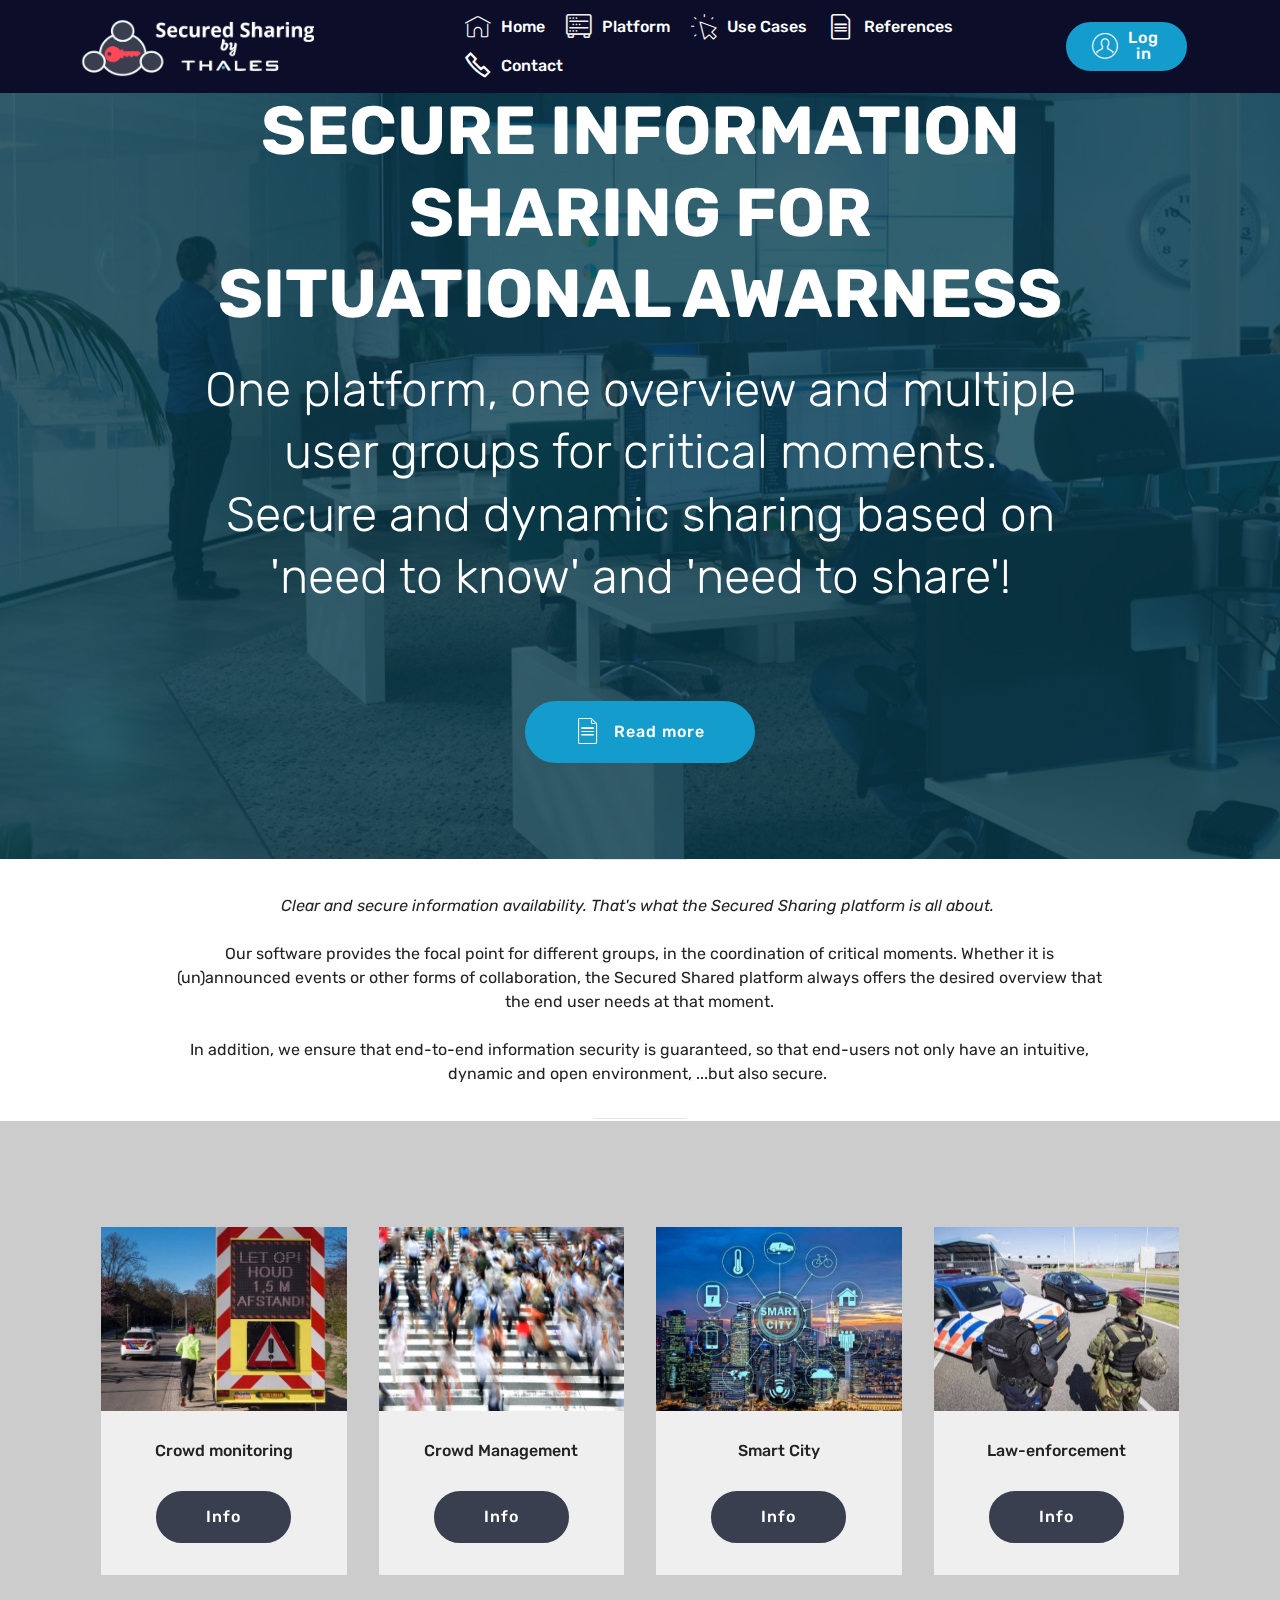
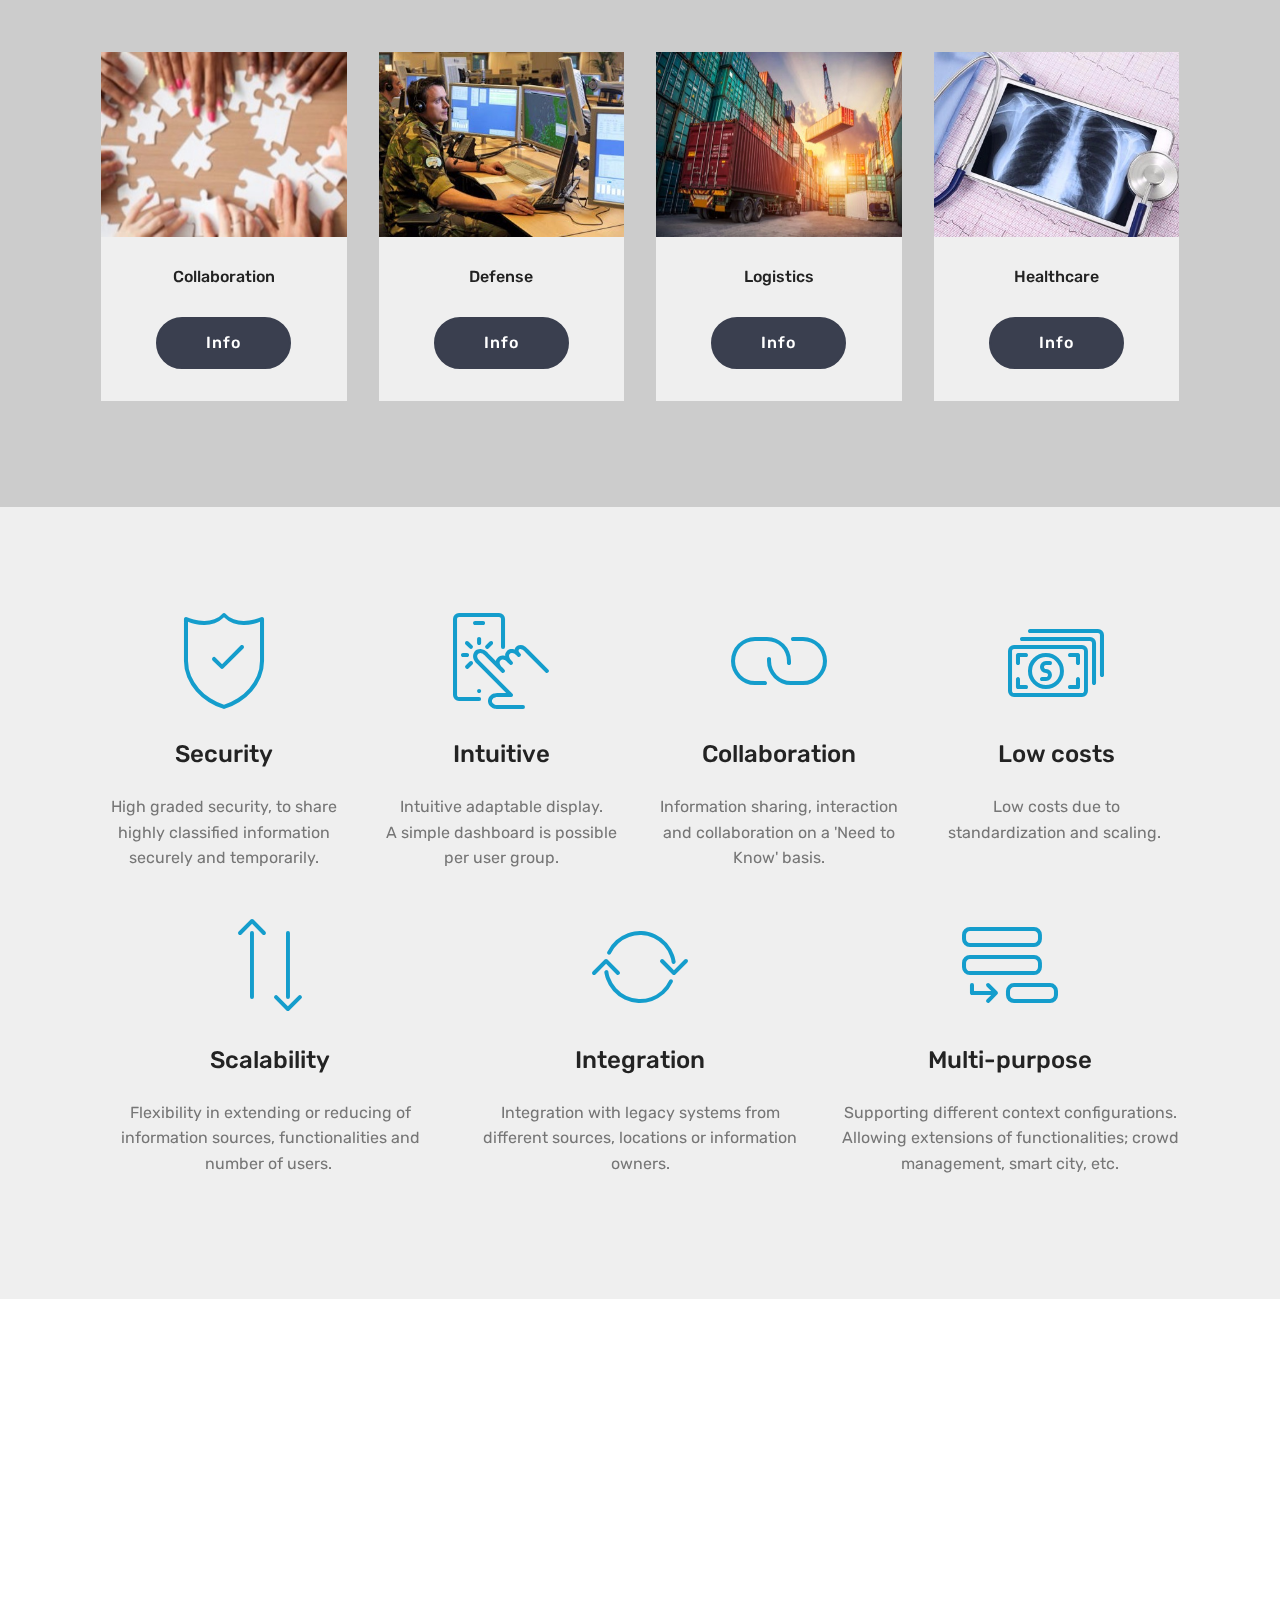
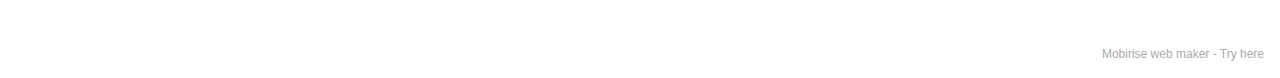
<file: index.html>
<!DOCTYPE html>
<html  >
<head>
  <!-- Site made with Mobirise Website Builder v5.3.5, https://mobirise.com -->
  <meta charset="UTF-8">
  <meta http-equiv="X-UA-Compatible" content="IE=edge">
  <meta name="generator" content="Mobirise v5.3.5, mobirise.com">
  <meta name="viewport" content="width=device-width, initial-scale=1, minimum-scale=1">
  <link rel="shortcut icon" href="assets/images/logo-2.png" type="image/x-icon">
  <meta name="description" content="">
  
  
  <title>Home</title>
  <link rel="stylesheet" href="assets/web/assets/mobirise-icons2/mobirise2.css">
  <link rel="stylesheet" href="assets/web/assets/mobirise-icons/mobirise-icons.css">
  <link rel="stylesheet" href="assets/web/assets/mobirise-icons-bold/mobirise-icons-bold.css">
  <link rel="stylesheet" href="assets/bootstrap/css/bootstrap.min.css">
  <link rel="stylesheet" href="assets/bootstrap/css/bootstrap-grid.min.css">
  <link rel="stylesheet" href="assets/bootstrap/css/bootstrap-reboot.min.css">
  <link rel="stylesheet" href="assets/tether/tether.min.css">
  <link rel="stylesheet" href="assets/dropdown/css/style.css">
  <link rel="stylesheet" href="assets/socicon/css/styles.css">
  <link rel="stylesheet" href="assets/theme/css/style.css">
  <link rel="preload" href="https://fonts.googleapis.com/css?family=Rubik:300,300i,400,400i,500,500i,700,700i,900,900i&display=swap" as="style" onload="this.onload=null;this.rel='stylesheet'">
  <noscript><link rel="stylesheet" href="https://fonts.googleapis.com/css?family=Rubik:300,300i,400,400i,500,500i,700,700i,900,900i&display=swap"></noscript>
  <link rel="preload" as="style" href="assets/mobirise/css/mbr-additional.css"><link rel="stylesheet" href="assets/mobirise/css/mbr-additional.css" type="text/css">
  
  
  
  
</head>
<body>
  
  <section class="menu cid-s3jaOTB4pP" once="menu" id="menu1-3">

    

    <nav class="navbar navbar-expand beta-menu navbar-dropdown align-items-center navbar-fixed-top navbar-toggleable-sm">
        <button class="navbar-toggler navbar-toggler-right" type="button" data-toggle="collapse" data-target="#navbarSupportedContent" aria-controls="navbarSupportedContent" aria-expanded="false" aria-label="Toggle navigation">
            <div class="hamburger">
                <span></span>
                <span></span>
                <span></span>
                <span></span>
            </div>
        </button>
        <div class="menu-logo">
            <div class="navbar-brand">
                <span class="navbar-logo">
                    <a href="index.html">
                         <img src="assets/images/logo-2.png" alt="Thales" title="Secured Sharing" style="height: 3.8rem;">
                    </a>
                </span>
                <span class="navbar-caption-wrap"><a class="navbar-caption text-white display-5" href="index.html"></a></span>
            </div>
        </div>
        <div class="collapse navbar-collapse" id="navbarSupportedContent">
            <ul class="navbar-nav nav-dropdown" data-app-modern-menu="true"><li class="nav-item"><a class="nav-link link text-white display-4" href="index.html"><span class="mbri-home mbr-iconfont mbr-iconfont-btn"></span>Home</a></li><li class="nav-item"><a class="nav-link link text-white display-4" href="page1.html"><span class="mbrib-database mbr-iconfont mbr-iconfont-btn" style="color: rgb(239, 239, 239);"></span>
                        Platform</a></li><li class="nav-item"><a class="nav-link link text-white display-4" href="page7.html"><span class="mbri-cursor-click mbr-iconfont mbr-iconfont-btn"></span>Use Cases<br></a></li><li class="nav-item"><a class="nav-link link text-white display-4" href="page5.html"><span class="mbrib-file mbr-iconfont mbr-iconfont-btn"></span>References</a></li><li class="nav-item">
                    <a class="nav-link link text-white display-4" href="page3.html#form1-2c"><span class="mobi-mbri mobi-mbri-phone mbr-iconfont mbr-iconfont-btn"></span>
                        Contact</a>
                </li><li class="nav-item"><a class="nav-link link text-white display-4" href="https://mobirise.co">
                        </a></li><li class="nav-item"><a class="nav-link link text-white display-4" href="https://mobirise.co">
                        </a></li></ul>
            <div class="navbar-buttons mbr-section-btn"><a class="btn btn-sm btn-warning display-4" href="page6.html"><span class="mbri-user mbr-iconfont mbr-iconfont-btn"><br></span>Log in<br>
                    </a></div>
        </div>
    </nav>
</section>

<section class="header1 cid-s3uLdVeSok mbr-parallax-background" id="header1-4">

    

    <div class="mbr-overlay" style="opacity: 0.8; background-color: rgb(7, 59, 76);">
    </div>

    <div class="container">
        <div class="row justify-content-md-center">
            <div class="mbr-white col-md-10">
                <h1 class="mbr-section-title align-center mbr-bold pb-3 mbr-fonts-style display-1">SECURE INFORMATION SHARING FOR SITUATIONAL AWARNESS</h1>
                <h3 class="mbr-section-subtitle align-center mbr-light pb-3 mbr-fonts-style display-2">One platform, one overview and multiple user groups for critical moments.<br>Secure and dynamic sharing based on 'need to know' and 'need to share'!<br>&nbsp;<br></h3>
                
                <div class="mbr-section-btn align-center"><a class="btn btn-md btn-warning display-4" href="index.html#content9-2j">
                        <span class="mbr-iconfont mbri-file"></span>Read more</a></div>
            </div>
        </div>
    </div>

</section>

<section class="mbr-section article content9 cid-s4kxYtrH46" id="content9-2j">
    
     

    <div class="container">
        <div class="inner-container" style="width: 84%;">
            <hr class="line" style="width: 10%;">
            <div class="section-text align-center mbr-fonts-style display-7"><em>Clear and secure information availability. That's what the Secured Sharing platform is all about.&nbsp;<br></em><br><div>Our software provides the focal point for different groups, in the coordination of critical moments. Whether it is (un)announced events or other forms of collaboration, the Secured Shared platform always offers the desired overview that the end user needs at that moment.</div><br><div>In addition, we ensure that end-to-end information security is guaranteed, so that end-users not only have an intuitive, dynamic and open environment, ...but also secure.&nbsp;<br></div></div>
            <hr class="line" style="width: 10%;">
        </div>
        </div>
</section>

<section class="features3 cid-s4kF8MdCz4" id="features3-2l">

    

    
    <div class="container">
        <div class="media-container-row">
            <div class="card p-3 col-12 col-md-6 col-lg-3">
                <div class="card-wrapper">
                    <div class="card-img">
                        <img src="assets/images/corona-tekstkar-676x380.jpeg" alt="Mobirise" title="">
                    </div>
                    <div class="card-box">
                        <h4 class="card-title mbr-fonts-style display-7">Crowd monitoring</h4>
                        
                    </div>
                    <div class="mbr-section-btn text-center"><a href="page7.html#content6-30" class="btn btn-primary display-4">Info</a></div>
                </div>
            </div>

            <div class="card p-3 col-12 col-md-6 col-lg-3">
                <div class="card-wrapper">
                    <div class="card-img">
                        <img src="assets/images/mbr-676x447.jpeg" alt="Mobirise" title="">
                    </div>
                    <div class="card-box">
                        <h4 class="card-title mbr-fonts-style display-7">
                            Crowd Management</h4>
                        
                    </div>
                    <div class="mbr-section-btn text-center"><a href="page7.html#content6-30" class="btn btn-primary display-4">Info</a></div>
                </div>
            </div>

            <div class="card p-3 col-12 col-md-6 col-lg-3">
                <div class="card-wrapper">
                    <div class="card-img">
                        <img src="assets/images/smart-city-676x451.jpeg" alt="Mobirise" title="">
                    </div>
                    <div class="card-box">
                        <h4 class="card-title mbr-fonts-style display-7">
                            Smart City</h4>
                        
                    </div>
                    <div class="mbr-section-btn text-center"><a href="page7.html#content6-31" class="btn btn-primary display-4">
                            Info
                        </a></div>
                </div>
            </div>

            <div class="card p-3 col-12 col-md-6 col-lg-3">
                <div class="card-wrapper">
                    <div class="card-img">
                        <img src="assets/images/veiligheid-492x277.jpeg" alt="Mobirise" title="">
                    </div>
                    <div class="card-box">
                        <h4 class="card-title mbr-fonts-style display-7">
                            Law-enforcement</h4>
                        
                    </div>
                    <div class="mbr-section-btn text-center"><a href="page7.html#content6-33" class="btn btn-primary display-4">
                            Info
                        </a></div>
                </div>
            </div>
        </div>
    </div>
</section>

<section class="features3 cid-s4kKQbHOrd" id="features3-2r">

    

    
    <div class="container">
        <div class="media-container-row">
            <div class="card p-3 col-12 col-md-6 col-lg-3">
                <div class="card-wrapper">
                    <div class="card-img">
                        <img src="assets/images/samenwerking-1-492x329.jpeg" alt="Mobirise" title="">
                    </div>
                    <div class="card-box">
                        <h4 class="card-title mbr-fonts-style display-7">
                            Collaboration</h4>
                        
                    </div>
                    <div class="mbr-section-btn text-center"><a href="page7.html#content6-33" class="btn btn-primary display-4">
                            Info</a></div>
                </div>
            </div>

            <div class="card p-3 col-12 col-md-6 col-lg-3">
                <div class="card-wrapper">
                    <div class="card-img">
                        <img src="assets/images/defensie-492x280.jpeg" alt="Mobirise" title="">
                    </div>
                    <div class="card-box">
                        <h4 class="card-title mbr-fonts-style display-7">
                            Defense</h4>
                        
                    </div>
                    <div class="mbr-section-btn text-center"><a href="page7.html#content6-32" class="btn btn-primary display-4">
                            Info</a></div>
                </div>
            </div>

            <div class="card p-3 col-12 col-md-6 col-lg-3">
                <div class="card-wrapper">
                    <div class="card-img">
                        <img src="assets/images/logistiek-492x329.jpeg" alt="Mobirise" title="">
                    </div>
                    <div class="card-box">
                        <h4 class="card-title mbr-fonts-style display-7">
                            Logistics</h4>
                        
                    </div>
                    <div class="mbr-section-btn text-center"><a href="page7.html#content6-33" class="btn btn-primary display-4">Info</a></div>
                </div>
            </div>

            <div class="card p-3 col-12 col-md-6 col-lg-3">
                <div class="card-wrapper">
                    <div class="card-img">
                        <img src="assets/images/zorg-1-492x294.jpeg" alt="Mobirise" title="">
                    </div>
                    <div class="card-box">
                        <h4 class="card-title mbr-fonts-style display-7">Healthcare</h4>
                        
                    </div>
                    <div class="mbr-section-btn text-center"><a href="page7.html#content6-33" class="btn btn-primary display-4">
                            Info
                        </a></div>
                </div>
            </div>
        </div>
    </div>
</section>

<section class="features1 cid-s3zOB1IZsE" id="features1-g">
    
    

    
    <div class="container">
        <div class="media-container-row">

            <div class="card p-3 col-12 col-md-6 col-lg-3">
                <div class="card-img pb-3">
                    <span class="mbr-iconfont mbri-protect"></span>
                </div>
                <div class="card-box">
                    <h4 class="card-title py-3 mbr-fonts-style display-5">
                        Security</h4>
                    <p class="mbr-text mbr-fonts-style display-7">High graded security, to share highly classified information securely and temporarily.</p>
                </div>
            </div>

            <div class="card p-3 col-12 col-md-6 col-lg-3">
                <div class="card-img pb-3">
                    <span class="mbri-touch mbr-iconfont"></span>
                </div>
                <div class="card-box">
                    <h4 class="card-title py-3 mbr-fonts-style display-5">
                        Intuitive</h4>
                    <p class="mbr-text mbr-fonts-style display-7">Intuitive adaptable display.<br>A simple dashboard is possible per user group. </p>
                </div>
            </div>

            <div class="card p-3 col-12 col-md-6 col-lg-3">
                <div class="card-img pb-3">
                    <span class="mbr-iconfont mbri-link"></span>
                </div>
                <div class="card-box">
                    <h4 class="card-title py-3 mbr-fonts-style display-5">Collaboration</h4>
                    <p class="mbr-text mbr-fonts-style display-7">Information sharing, interaction and collaboration on a 'Need to Know' basis.</p>
                </div>
            </div>

            <div class="card p-3 col-12 col-md-6 col-lg-3">
                <div class="card-img pb-3">
                    <span class="mbr-iconfont mbri-cash"></span>
                </div>
                <div class="card-box">
                    <h4 class="card-title py-3 mbr-fonts-style display-5">
                        Low costs</h4>
                    <p class="mbr-text mbr-fonts-style display-7">
                       Low costs due to standardization and scaling.&nbsp;</p>
                </div>
            </div>

        </div>

    </div>

</section>

<section class="features1 cid-s3C69o0Apq" id="features1-1h">
    
    

    
    <div class="container">
        <div class="media-container-row">

            <div class="card p-3 col-12 col-md-6 col-lg-4">
                <div class="card-img pb-3">
                    <span class="mbr-iconfont mbri-up-down"></span>
                </div>
                <div class="card-box">
                    <h4 class="card-title py-3 mbr-fonts-style display-5">
                        Scalability</h4>
                    <p class="mbr-text mbr-fonts-style display-7">Flexibility in extending or reducing of information sources, functionalities and number of users.&nbsp;</p>
                </div>
            </div>

            <div class="card p-3 col-12 col-md-6 col-lg-4">
                <div class="card-img pb-3">
                    <span class="mbr-iconfont mbri-update"></span>
                </div>
                <div class="card-box">
                    <h4 class="card-title py-3 mbr-fonts-style display-5">Integration</h4>
                    <p class="mbr-text mbr-fonts-style display-7">Integration with legacy systems from different sources, locations or information owners.</p>
                </div>
            </div>

            <div class="card p-3 col-12 col-md-6 col-lg-4">
                <div class="card-img pb-3">
                    <span class="mbr-iconfont mbri-add-submenu"></span>
                </div>
                <div class="card-box">
                    <h4 class="card-title py-3 mbr-fonts-style display-5">Multi-purpose</h4>
                    <p class="mbr-text mbr-fonts-style display-7">Supporting different context configurations. Allowing extensions of functionalities; crowd management, smart city, etc.</p>
                </div>
            </div>

            

        </div>

    </div>

</section>

<section class="cid-szcXBpVMyD mbr-reveal" id="footer1-4o">

    

    

    <div class="container">
        <div class="media-container-row content text-white">
            <div class="col-12 col-md-3">
                <div class="media-wrap">
                    <a href="https://mobirise.com/">
                        <img src="assets/images/welcome-to-vectr-2.svg" alt="Mobirise" title="">
                    </a>
                </div>
            </div>
            <div class="col-12 col-md-3 mbr-fonts-style display-7">
                <h5 class="pb-3">
                    Address</h5>
                <p class="mbr-text">Zuidelijke Havenweg 40<br>7554 RR Hengelo</p>
            </div>
            <div class="col-12 col-md-3 mbr-fonts-style display-7">
                <h5 class="pb-3">
                    Contact</h5>
                <p class="mbr-text">
                    Email: <a href="page3.html" class="text-primary">click here</a><a href="page3.html#form1-2c" class="text-white">&nbsp;</a><br>Phone: +31 (0) 6 22 55 10 05&nbsp;<br><br></p>
            </div>
            <div class="col-12 col-md-3 mbr-fonts-style display-7">
                <h5 class="pb-3"></h5>
                <p class="mbr-text"></p>
            </div>
        </div>
        <div class="footer-lower">
            <div class="media-container-row">
                <div class="col-sm-12">
                    <hr>
                </div>
            </div>
            <div class="media-container-row mbr-white">
                <div class="col-sm-6 copyright">
                    <p class="mbr-text mbr-fonts-style display-7">
                        © Copyright 2020 Thalesgroup</p>
                </div>
                <div class="col-md-6">
                    
                </div>
            </div>
        </div>
    </div>
</section><section style="background-color: #fff; font-family: -apple-system, BlinkMacSystemFont, 'Segoe UI', 'Roboto', 'Helvetica Neue', Arial, sans-serif; color:#aaa; font-size:12px; padding: 0; align-items: center; display: flex;"><a href="https://mobirise.site/s" style="flex: 1 1; height: 3rem; padding-left: 1rem;"></a><p style="flex: 0 0 auto; margin:0; padding-right:1rem;">Mobirise web maker - <a href="https://mobirise.site/p" style="color:#aaa;">Try here</a></p></section><script src="assets/web/assets/jquery/jquery.min.js"></script>  <script src="assets/popper/popper.min.js"></script>  <script src="assets/bootstrap/js/bootstrap.min.js"></script>  <script src="assets/tether/tether.min.js"></script>  <script src="assets/smoothscroll/smooth-scroll.js"></script>  <script src="assets/parallax/jarallax.min.js"></script>  <script src="assets/dropdown/js/nav-dropdown.js"></script>  <script src="assets/dropdown/js/navbar-dropdown.js"></script>  <script src="assets/touchswipe/jquery.touch-swipe.min.js"></script>  <script src="assets/theme/js/script.js"></script>  
  
  
</body>
</html>
</file>
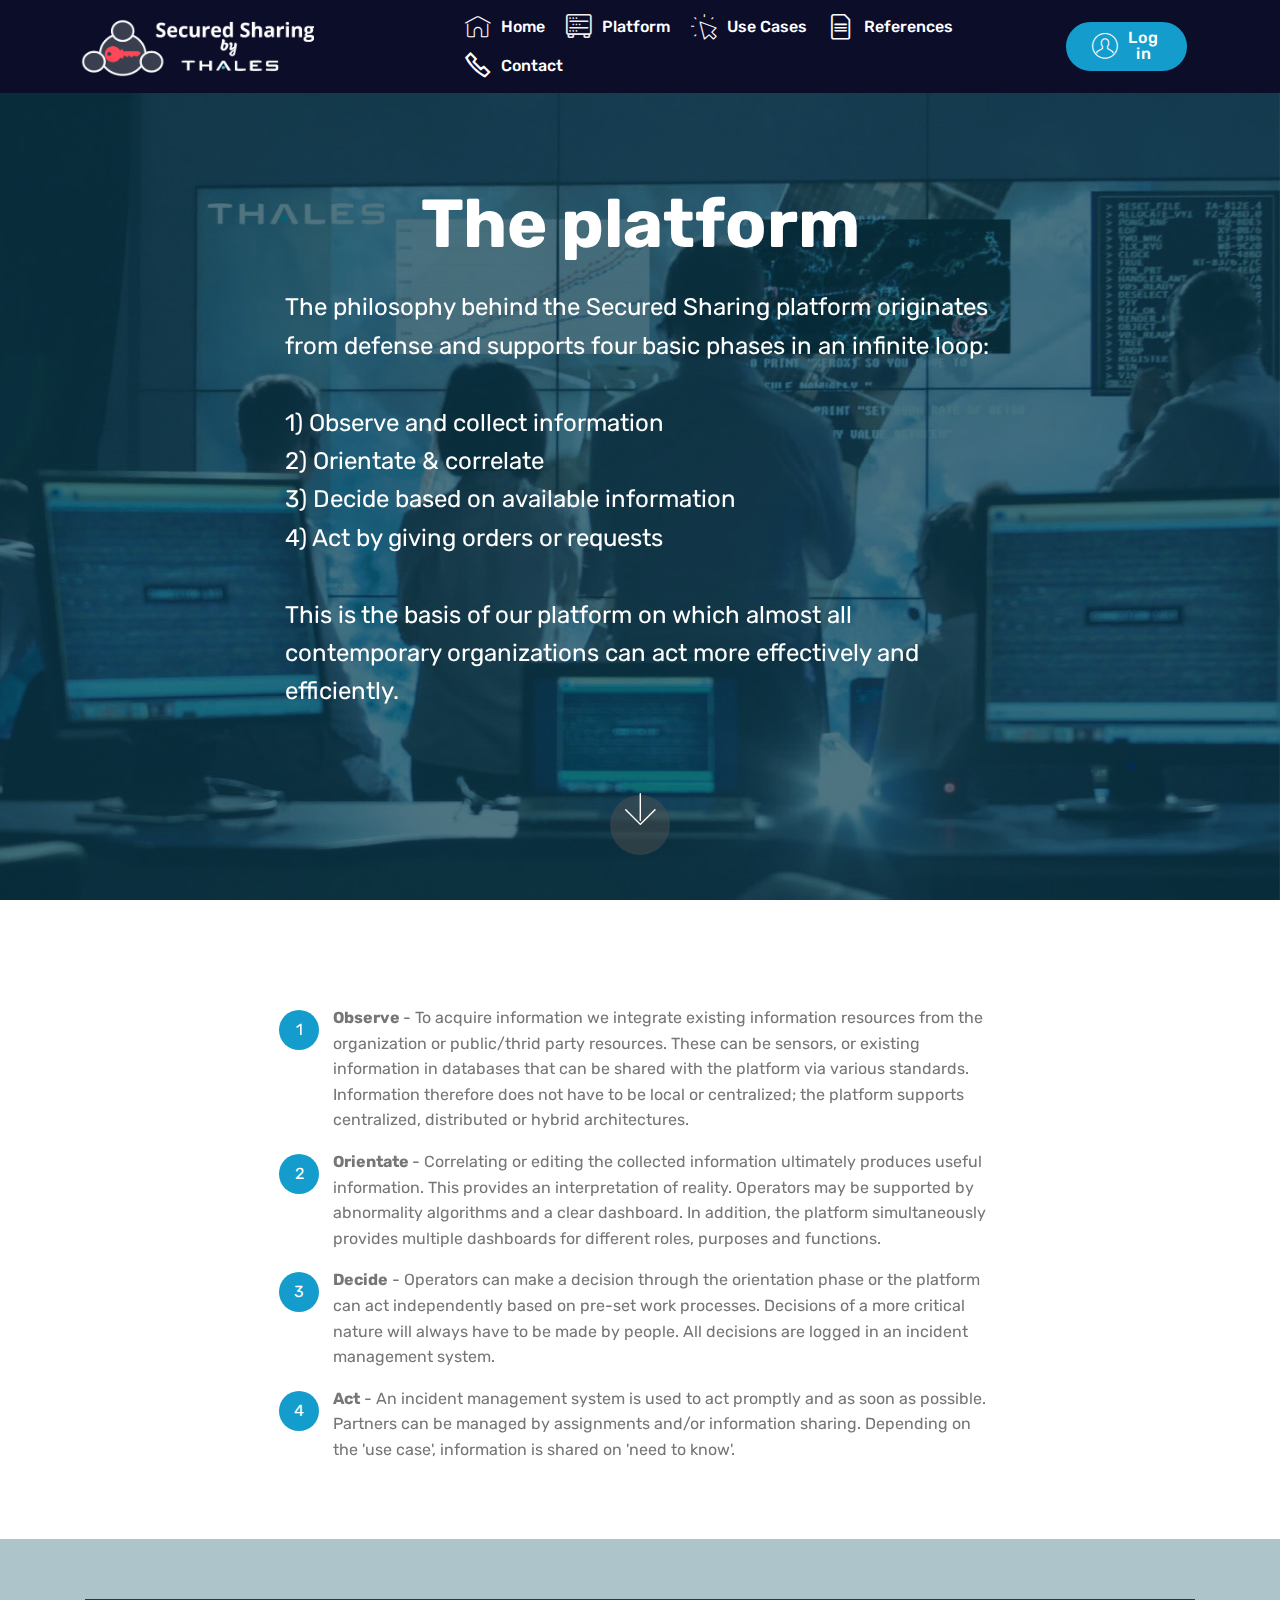
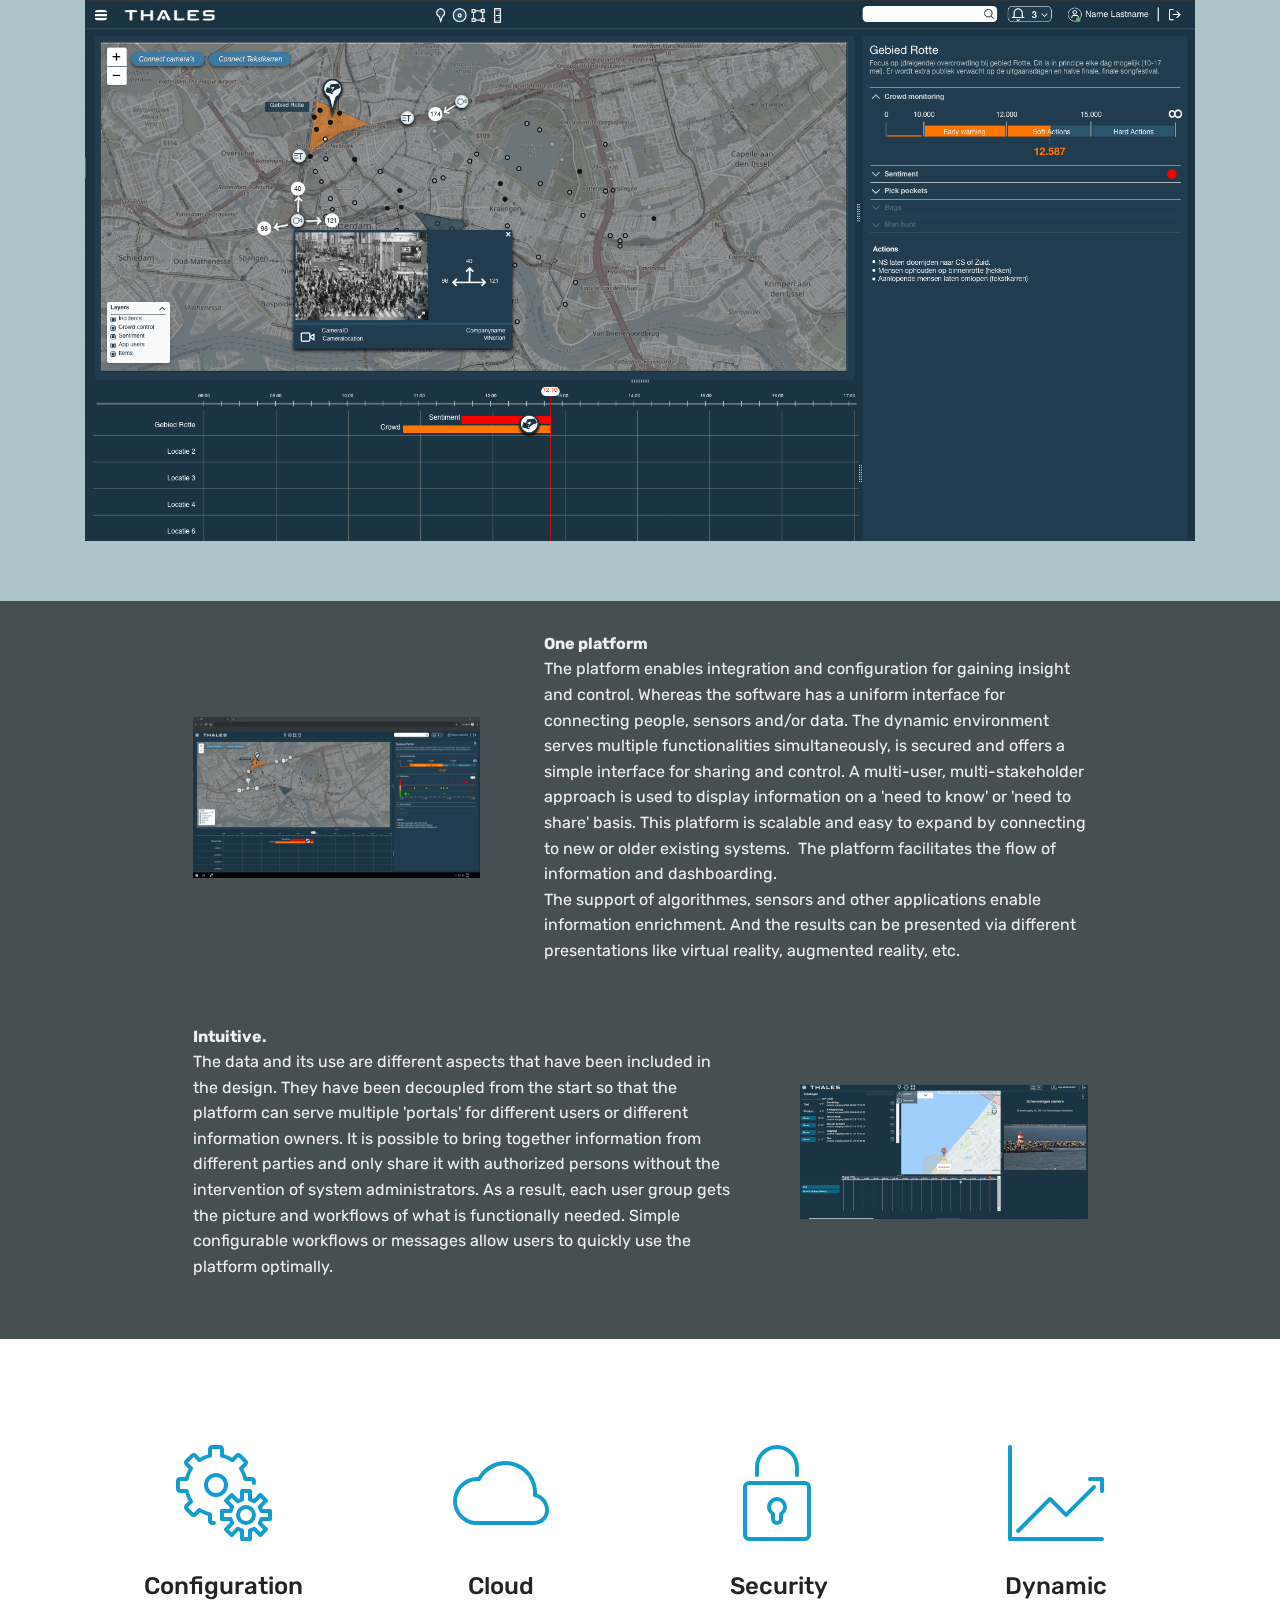
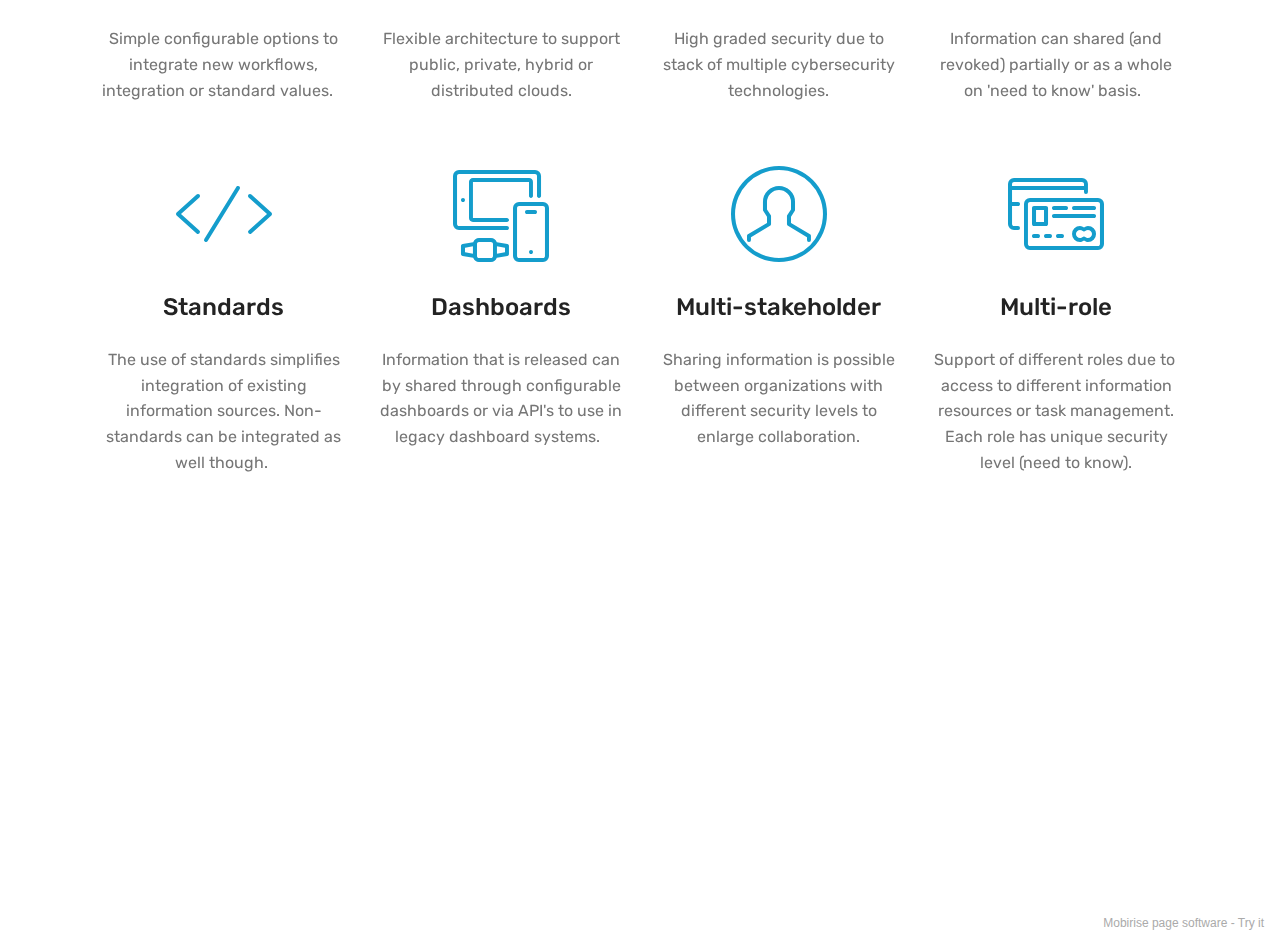
<file: page1.html>
<!DOCTYPE html>
<html  >
<head>
  <!-- Site made with Mobirise Website Builder v5.3.5, https://mobirise.com -->
  <meta charset="UTF-8">
  <meta http-equiv="X-UA-Compatible" content="IE=edge">
  <meta name="generator" content="Mobirise v5.3.5, mobirise.com">
  <meta name="viewport" content="width=device-width, initial-scale=1, minimum-scale=1">
  <link rel="shortcut icon" href="assets/images/logo-2.png" type="image/x-icon">
  <meta name="description" content="Web Creator Description">
  
  
  <title>Platform</title>
  <link rel="stylesheet" href="assets/web/assets/mobirise-icons2/mobirise2.css">
  <link rel="stylesheet" href="assets/web/assets/mobirise-icons/mobirise-icons.css">
  <link rel="stylesheet" href="assets/web/assets/mobirise-icons-bold/mobirise-icons-bold.css">
  <link rel="stylesheet" href="assets/bootstrap/css/bootstrap.min.css">
  <link rel="stylesheet" href="assets/bootstrap/css/bootstrap-grid.min.css">
  <link rel="stylesheet" href="assets/bootstrap/css/bootstrap-reboot.min.css">
  <link rel="stylesheet" href="assets/tether/tether.min.css">
  <link rel="stylesheet" href="assets/dropdown/css/style.css">
  <link rel="stylesheet" href="assets/socicon/css/styles.css">
  <link rel="stylesheet" href="assets/theme/css/style.css">
  <link rel="preload" href="https://fonts.googleapis.com/css?family=Rubik:300,300i,400,400i,500,500i,700,700i,900,900i&display=swap" as="style" onload="this.onload=null;this.rel='stylesheet'">
  <noscript><link rel="stylesheet" href="https://fonts.googleapis.com/css?family=Rubik:300,300i,400,400i,500,500i,700,700i,900,900i&display=swap"></noscript>
  <link rel="preload" as="style" href="assets/mobirise/css/mbr-additional.css"><link rel="stylesheet" href="assets/mobirise/css/mbr-additional.css" type="text/css">
  
  
  
  
</head>
<body>
  
  <section class="menu cid-s3jaOTB4pP" once="menu" id="menu1-9">

    

    <nav class="navbar navbar-expand beta-menu navbar-dropdown align-items-center navbar-fixed-top navbar-toggleable-sm">
        <button class="navbar-toggler navbar-toggler-right" type="button" data-toggle="collapse" data-target="#navbarSupportedContent" aria-controls="navbarSupportedContent" aria-expanded="false" aria-label="Toggle navigation">
            <div class="hamburger">
                <span></span>
                <span></span>
                <span></span>
                <span></span>
            </div>
        </button>
        <div class="menu-logo">
            <div class="navbar-brand">
                <span class="navbar-logo">
                    <a href="index.html">
                         <img src="assets/images/logo-2.png" alt="Thales" title="Secured Sharing" style="height: 3.8rem;">
                    </a>
                </span>
                <span class="navbar-caption-wrap"><a class="navbar-caption text-white display-5" href="index.html"></a></span>
            </div>
        </div>
        <div class="collapse navbar-collapse" id="navbarSupportedContent">
            <ul class="navbar-nav nav-dropdown" data-app-modern-menu="true"><li class="nav-item"><a class="nav-link link text-white display-4" href="index.html"><span class="mbri-home mbr-iconfont mbr-iconfont-btn"></span>Home</a></li><li class="nav-item"><a class="nav-link link text-white display-4" href="page1.html"><span class="mbrib-database mbr-iconfont mbr-iconfont-btn" style="color: rgb(239, 239, 239);"></span>
                        Platform</a></li><li class="nav-item"><a class="nav-link link text-white display-4" href="page7.html"><span class="mbri-cursor-click mbr-iconfont mbr-iconfont-btn"></span>Use Cases<br></a></li><li class="nav-item"><a class="nav-link link text-white display-4" href="page5.html"><span class="mbrib-file mbr-iconfont mbr-iconfont-btn"></span>References</a></li><li class="nav-item">
                    <a class="nav-link link text-white display-4" href="page3.html#form1-2c"><span class="mobi-mbri mobi-mbri-phone mbr-iconfont mbr-iconfont-btn"></span>
                        Contact</a>
                </li><li class="nav-item"><a class="nav-link link text-white display-4" href="https://mobirise.co">
                        </a></li><li class="nav-item"><a class="nav-link link text-white display-4" href="https://mobirise.co">
                        </a></li></ul>
            <div class="navbar-buttons mbr-section-btn"><a class="btn btn-sm btn-warning display-4" href="page6.html"><span class="mbri-user mbr-iconfont mbr-iconfont-btn"><br></span>Log in<br>
                    </a></div>
        </div>
    </nav>
</section>

<section class="header9 cid-s3YH8UtgYD mbr-fullscreen mbr-parallax-background" id="header9-28">

    

    <div class="mbr-overlay" style="opacity: 0.7; background-color: rgb(7, 59, 76);">
    </div>

    <div class="container">
        <div class="media-container-column mbr-white col-lg-8 col-md-10 m-auto">
            <h1 class="mbr-section-title align-left mbr-bold pb-3 mbr-fonts-style display-1"><br>The platform</h1>
            
            <p class="mbr-text align-left pb-3 mbr-fonts-style display-5">The philosophy behind the Secured Sharing platform originates from defense and supports four basic phases in an infinite loop:
<br>
<br>1) Observe and collect information
<br>2) Orientate &amp; correlate<br>3) Decide based on available information<br>4) Act by giving orders or requests<br>
<br>This is the basis of our platform on which almost all contemporary organizations can act more effectively and efficiently.</p><p><br></p><p></p>
            
        </div>
    </div>

    <div class="mbr-arrow hidden-sm-down" aria-hidden="true">
        <a href="#next">
            <i class="mbri-down mbr-iconfont"></i>
        </a>
    </div>
</section>

<section class="mbr-section article content11 cid-s4l1dIM3ov" id="content11-2s">
     

    <div class="container">
        <div class="media-container-row">
            <div class="mbr-text counter-container col-12 col-md-8 mbr-fonts-style display-7">
                <ol>
                    <li><strong>Observe </strong>- To acquire information we integrate existing information resources from the organization or public/thrid party resources. These can be sensors, or existing information in databases that can be shared with the platform via various standards. Information therefore does not have to be local or centralized; the platform supports centralized, distributed or hybrid architectures.</li>
                    <li><strong>Orientate </strong>- Correlating or editing the collected information ultimately produces useful information. This provides an interpretation of reality. Operators may be supported by abnormality algorithms and a clear dashboard. In addition, the platform simultaneously provides multiple dashboards for different roles, purposes and functions.</li>
                    <li><strong>Decide</strong>&nbsp;- Operators can make a decision through the orientation phase or the platform can act independently based on pre-set work processes. Decisions of a more critical nature will always have to be made by people. All decisions are logged in an incident management system.</li><li><strong>Act</strong>&nbsp;- An incident management system is used to act promptly and as soon as possible. Partners can be managed by assignments and/or information sharing. Depending on the 'use case', information is shared on 'need to know'.</li>
                </ol>
            </div>
        </div>
    </div>
</section>

<section class="cid-s6GMCeA0rB" id="image2-3k">

    

    <figure class="mbr-figure container">
        <div class="image-block" style="width: 100%;">
            <img src="assets/images/9.-selecteer-camera-en-zie-details-in-pop-up-1920x1080.png" alt="Mobirise" title="">
            
        </div>
    </figure>
</section>

<section class="mbr-section content7 cid-s7fZIEzwdN" id="content7-3u">
          
    

    <div class="container">
        <div class="media-container-row">
            <div class="col-12 col-md-10">
                <div class="media-container-row">
                    <div class="media-content">
                        <div class="mbr-section-text">
                            <p class="mbr-text align-right mb-0 mbr-fonts-style display-7"><strong>One platform<br></strong>The platform enables integration and configuration for gaining insight and control. Whereas the software has a uniform interface for connecting people, sensors and/or data. The dynamic environment serves multiple functionalities simultaneously, is secured and offers a simple interface for sharing and control. A multi-user, multi-stakeholder approach is used to display information on a 'need to know' or 'need to share' basis. This platform is scalable and easy to expand by connecting to new or older existing systems.&nbsp; The platform facilitates the flow of information and dashboarding.&nbsp;<br>The support of algorithmes, sensors and other applications enable information enrichment. And the results can be presented via different presentations like virtual reality, augmented reality, etc.</p>
                        </div>
                    </div>
                    <div class="mbr-figure" style="width: 60%;">
                     <img src="assets/images/8.-gebied-rotte-geselecteerd-op-kaart-cm-en-sentiment-status-in-dt-574x323.png" alt="Mobirise" title="">  
                    </div>
                </div>
            </div>
        </div>
    </div>
</section>

<section class="mbr-section content7 cid-s7fZHAM7pu" id="content7-3t">
          
    

    <div class="container">
        <div class="media-container-row">
            <div class="col-12 col-md-10">
                <div class="media-container-row">
                    <div class="media-content">
                        <div class="mbr-section-text">
                            <p class="mbr-text align-right mb-0 mbr-fonts-style display-7"><strong>Intuitive.&nbsp;<br></strong>The data and its use are different aspects that have been included in the design. They have been decoupled from the start so that the platform can serve multiple 'portals' for different users or different information owners. It is possible to bring together information from different parties and only share it with authorized persons without the intervention of system administrators. As a result, each user group gets the picture and workflows of what is functionally needed. Simple configurable workflows or messages allow users to quickly use the platform optimally.&nbsp;</p>
                        </div>
                    </div>
                    <div class="mbr-figure" style="width: 60%;">
                     <img src="assets/images/capture-574x271.png" alt="Mobirise" title="">  
                    </div>
                </div>
            </div>
        </div>
    </div>
</section>

<section class="features1 cid-s4lXdBaj0P" id="features1-2u">
    
    

    
    <div class="container">
        <div class="media-container-row">

            <div class="card p-3 col-12 col-md-6 col-lg-3">
                <div class="card-img pb-3">
                    <span class="mbr-iconfont mbri-setting"></span>
                </div>
                <div class="card-box">
                    <h4 class="card-title py-3 mbr-fonts-style display-5">
                        Configuration</h4>
                    <p class="mbr-text mbr-fonts-style display-7">Simple configurable options to integrate new workflows, integration or standard values.&nbsp; &nbsp;</p>
                </div>
            </div>

            <div class="card p-3 col-12 col-md-6 col-lg-3">
                <div class="card-img pb-3">
                    <span class="mbr-iconfont mbri-cloud"></span>
                </div>
                <div class="card-box">
                    <h4 class="card-title py-3 mbr-fonts-style display-5">
                        Cloud</h4>
                    <p class="mbr-text mbr-fonts-style display-7">Flexible architecture to support public, private, hybrid or distributed clouds.</p>
                </div>
            </div>

            <div class="card p-3 col-12 col-md-6 col-lg-3">
                <div class="card-img pb-3">
                    <span class="mbr-iconfont mbri-lock"></span>
                </div>
                <div class="card-box">
                    <h4 class="card-title py-3 mbr-fonts-style display-5">
                        Security</h4>
                    <p class="mbr-text mbr-fonts-style display-7">High graded security due to stack of multiple cybersecurity technologies.</p>
                </div>
            </div>

            <div class="card p-3 col-12 col-md-6 col-lg-3">
                <div class="card-img pb-3">
                    <span class="mbr-iconfont mbri-growing-chart"></span>
                </div>
                <div class="card-box">
                    <h4 class="card-title py-3 mbr-fonts-style display-5">
                        Dynamic</h4>
                    <p class="mbr-text mbr-fonts-style display-7">Information can shared (and revoked) partially or as a whole on 'need to know' basis.&nbsp;&nbsp;</p>
                </div>
            </div>

        </div>

    </div>

</section>

<section class="features1 cid-s4lXd21OTb" id="features1-2t">
    
    

    
    <div class="container">
        <div class="media-container-row">

            <div class="card p-3 col-12 col-md-6 col-lg-3">
                <div class="card-img pb-3">
                    <span class="mbr-iconfont mbri-code"></span>
                </div>
                <div class="card-box">
                    <h4 class="card-title py-3 mbr-fonts-style display-5">
                        Standards</h4>
                    <p class="mbr-text mbr-fonts-style display-7">The use of standards simplifies integration of existing information sources. Non-standards can be integrated as well though.&nbsp;</p>
                </div>
            </div>

            <div class="card p-3 col-12 col-md-6 col-lg-3">
                <div class="card-img pb-3">
                    <span class="mbr-iconfont mbri-devices"></span>
                </div>
                <div class="card-box">
                    <h4 class="card-title py-3 mbr-fonts-style display-5">
                        Dashboards</h4>
                    <p class="mbr-text mbr-fonts-style display-7">Information that is released can by shared through configurable dashboards or via API's to use in legacy dashboard systems.&nbsp;&nbsp;</p>
                </div>
            </div>

            <div class="card p-3 col-12 col-md-6 col-lg-3">
                <div class="card-img pb-3">
                    <span class="mbr-iconfont mbri-user"></span>
                </div>
                <div class="card-box">
                    <h4 class="card-title py-3 mbr-fonts-style display-5">
                        Multi-stakeholder</h4>
                    <p class="mbr-text mbr-fonts-style display-7">Sharing information is possible between organizations with different security levels to enlarge collaboration.</p>
                </div>
            </div>

            <div class="card p-3 col-12 col-md-6 col-lg-3">
                <div class="card-img pb-3">
                    <span class="mbr-iconfont mbri-credit-card"></span>
                </div>
                <div class="card-box">
                    <h4 class="card-title py-3 mbr-fonts-style display-5">
                        Multi-role</h4>
                    <p class="mbr-text mbr-fonts-style display-7">Support of different roles due to&nbsp; access to different information resources or task management. Each role has unique security level (need to know).</p>
                </div>
            </div>

        </div>

    </div>

</section>

<section class="cid-szczvcSTLo mbr-reveal" id="footer1-4n">

    

    

    <div class="container">
        <div class="media-container-row content text-white">
            <div class="col-12 col-md-3">
                <div class="media-wrap">
                    <a href="https://mobirise.com/">
                        <img src="assets/images/welcome-to-vectr-2.svg" alt="Mobirise" title="">
                    </a>
                </div>
            </div>
            <div class="col-12 col-md-3 mbr-fonts-style display-7">
                <h5 class="pb-3">
                    Address</h5>
                <p class="mbr-text">Zuidelijke Havenweg 40<br>7554 RR Hengelo</p>
            </div>
            <div class="col-12 col-md-3 mbr-fonts-style display-7">
                <h5 class="pb-3">
                    Contact</h5>
                <p class="mbr-text">
                    Email: <a href="page3.html" class="text-primary">click here</a><a href="page3.html#form1-2c" class="text-white">&nbsp;</a><br>Phone: +31 (0) 6 22 55 10 05&nbsp;<br><br></p>
            </div>
            <div class="col-12 col-md-3 mbr-fonts-style display-7">
                <h5 class="pb-3"></h5>
                <p class="mbr-text"></p>
            </div>
        </div>
        <div class="footer-lower">
            <div class="media-container-row">
                <div class="col-sm-12">
                    <hr>
                </div>
            </div>
            <div class="media-container-row mbr-white">
                <div class="col-sm-6 copyright">
                    <p class="mbr-text mbr-fonts-style display-7">
                        © Copyright 2020 Thalesgroup</p>
                </div>
                <div class="col-md-6">
                    
                </div>
            </div>
        </div>
    </div>
</section><section style="background-color: #fff; font-family: -apple-system, BlinkMacSystemFont, 'Segoe UI', 'Roboto', 'Helvetica Neue', Arial, sans-serif; color:#aaa; font-size:12px; padding: 0; align-items: center; display: flex;"><a href="https://mobirise.site/n" style="flex: 1 1; height: 3rem; padding-left: 1rem;"></a><p style="flex: 0 0 auto; margin:0; padding-right:1rem;">Mobirise page software - <a href="https://mobirise.site/o" style="color:#aaa;">Try it</a></p></section><script src="assets/web/assets/jquery/jquery.min.js"></script>  <script src="assets/popper/popper.min.js"></script>  <script src="assets/bootstrap/js/bootstrap.min.js"></script>  <script src="assets/tether/tether.min.js"></script>  <script src="assets/smoothscroll/smooth-scroll.js"></script>  <script src="assets/dropdown/js/nav-dropdown.js"></script>  <script src="assets/dropdown/js/navbar-dropdown.js"></script>  <script src="assets/touchswipe/jquery.touch-swipe.min.js"></script>  <script src="assets/parallax/jarallax.min.js"></script>  <script src="assets/theme/js/script.js"></script>  
  
  
</body>
</html>
</file>
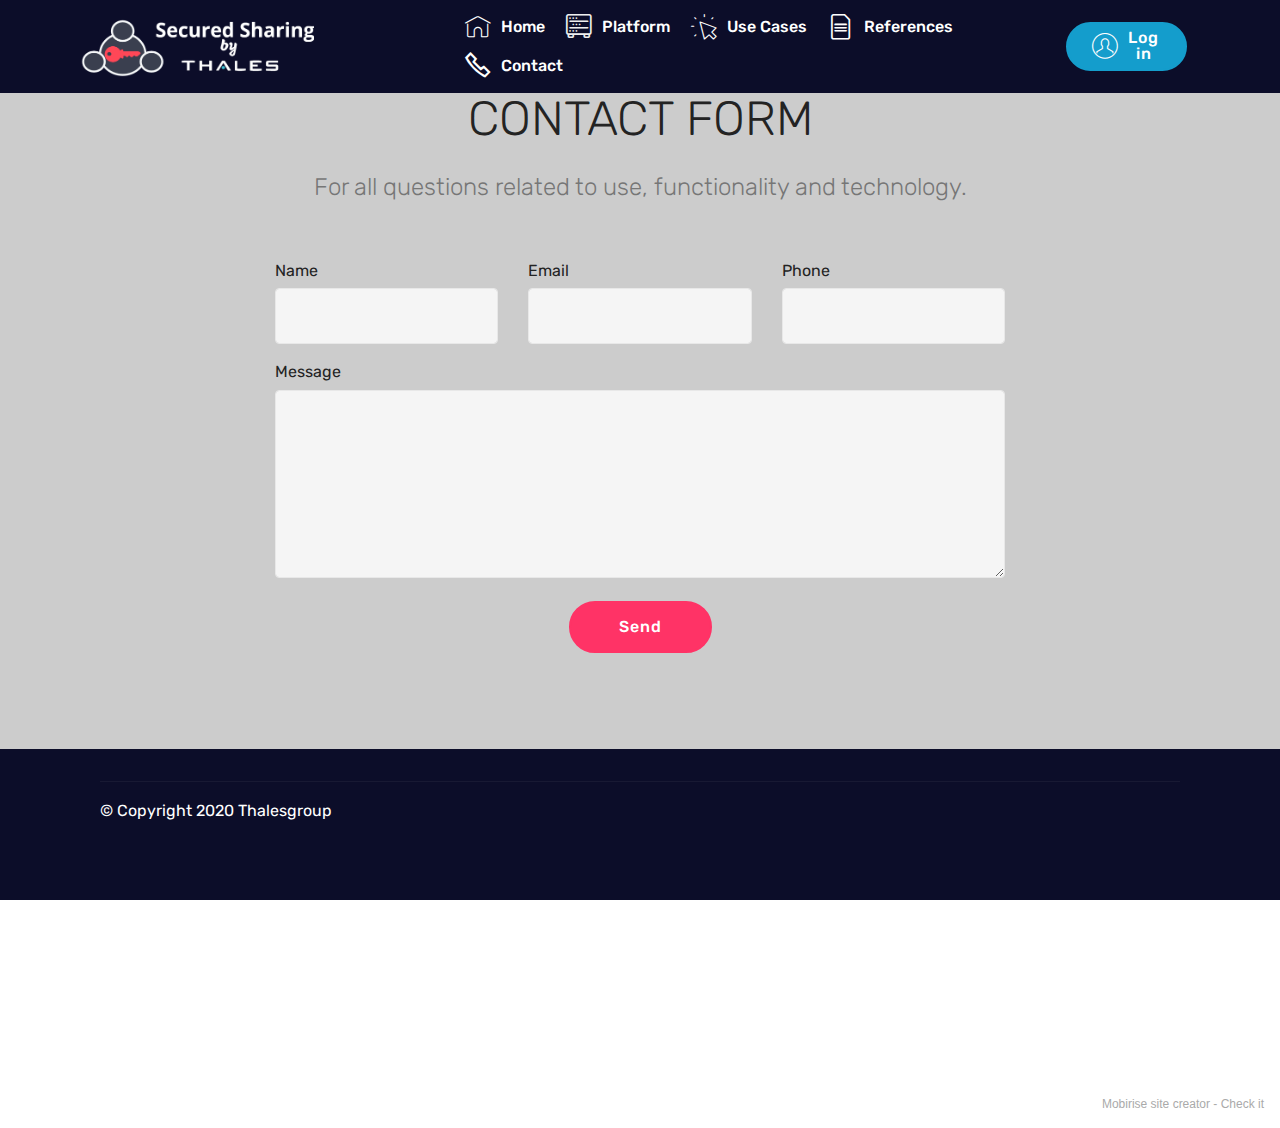
<file: page3.html>
<!DOCTYPE html>
<html  >
<head>
  <!-- Site made with Mobirise Website Builder v5.3.5, https://mobirise.com -->
  <meta charset="UTF-8">
  <meta http-equiv="X-UA-Compatible" content="IE=edge">
  <meta name="generator" content="Mobirise v5.3.5, mobirise.com">
  <meta name="viewport" content="width=device-width, initial-scale=1, minimum-scale=1">
  <link rel="shortcut icon" href="assets/images/logo-2.png" type="image/x-icon">
  <meta name="description" content="">
  
  
  <title>Contact</title>
  <link rel="stylesheet" href="assets/web/assets/mobirise-icons2/mobirise2.css">
  <link rel="stylesheet" href="assets/web/assets/mobirise-icons/mobirise-icons.css">
  <link rel="stylesheet" href="assets/web/assets/mobirise-icons-bold/mobirise-icons-bold.css">
  <link rel="stylesheet" href="assets/bootstrap/css/bootstrap.min.css">
  <link rel="stylesheet" href="assets/bootstrap/css/bootstrap-grid.min.css">
  <link rel="stylesheet" href="assets/bootstrap/css/bootstrap-reboot.min.css">
  <link rel="stylesheet" href="assets/tether/tether.min.css">
  <link rel="stylesheet" href="assets/dropdown/css/style.css">
  <link rel="stylesheet" href="assets/socicon/css/styles.css">
  <link rel="stylesheet" href="assets/theme/css/style.css">
  <link rel="preload" href="https://fonts.googleapis.com/css?family=Rubik:300,300i,400,400i,500,500i,700,700i,900,900i&display=swap" as="style" onload="this.onload=null;this.rel='stylesheet'">
  <noscript><link rel="stylesheet" href="https://fonts.googleapis.com/css?family=Rubik:300,300i,400,400i,500,500i,700,700i,900,900i&display=swap"></noscript>
  <link rel="preload" as="style" href="assets/mobirise/css/mbr-additional.css"><link rel="stylesheet" href="assets/mobirise/css/mbr-additional.css" type="text/css">
  
  
  
  
</head>
<body>
  
  <section class="mbr-section form1 cid-s4fiwQeoNM" id="form1-2c">

    

    
    <div class="container">
        <div class="row justify-content-center">
            <div class="title col-12 col-lg-8">
                <h2 class="mbr-section-title align-center pb-3 mbr-fonts-style display-2">
                    CONTACT FORM</h2>
                <h3 class="mbr-section-subtitle align-center mbr-light pb-3 mbr-fonts-style display-5">For all questions related to use, functionality and technology.</h3>
            </div>
        </div>
    </div>
    <div class="container">
        <div class="row justify-content-center">
            <div class="media-container-column col-lg-8" data-form-type="formoid">
                <!---Formbuilder Form--->
                <form action="https://mobirise.eu/" method="POST" class="mbr-form form-with-styler" data-form-title="Mobirise Form"><input type="hidden" name="email" data-form-email="true" value="5I+2byPUILCOwkFci4pFxUcqk7zjZSSPOjOa+qxij6g12QfGmf5ASVLskc4lR9hLt5b4uH2X1J7YaeMIkEtoc6dRnXBoLKdgSXE+7iBNxFoAP2wI6HQfQsv/5N7ErXvE">
                    <div class="row">
                        <div hidden="hidden" data-form-alert="" class="alert alert-success col-12">Bedankt voor het invullen de boodschap, we hebben het goed ontvangen.</div>
                        <div hidden="hidden" data-form-alert-danger="" class="alert alert-danger col-12">
                        </div>
                    </div>
                    <div class="dragArea row">
                        <div class="col-md-4  form-group" data-for="name">
                            <label for="name-form1-2c" class="form-control-label mbr-fonts-style display-7">Name</label>
                            <input type="text" name="name" data-form-field="Name" required="required" class="form-control display-7" id="name-form1-2c">
                        </div>
                        <div class="col-md-4  form-group" data-for="email">
                            <label for="email-form1-2c" class="form-control-label mbr-fonts-style display-7">Email</label>
                            <input type="email" name="email" data-form-field="Email" required="required" class="form-control display-7" id="email-form1-2c">
                        </div>
                        <div data-for="phone" class="col-md-4  form-group">
                            <label for="phone-form1-2c" class="form-control-label mbr-fonts-style display-7">Phone</label>
                            <input type="tel" name="phone" data-form-field="Phone" class="form-control display-7" id="phone-form1-2c">
                        </div>
                        <div data-for="message" class="col-md-12 form-group">
                            <label for="message-form1-2c" class="form-control-label mbr-fonts-style display-7">Message</label>
                            <textarea name="message" data-form-field="Message" class="form-control display-7" id="message-form1-2c"></textarea>
                        </div>
                        <div class="col-md-12 input-group-btn align-center"><button type="submit" class="btn btn-form btn-secondary display-4">Send</button></div>
                    </div>
                </form><!---Formbuilder Form--->
            </div>
        </div>
    </div>
</section>

<section class="cid-szbTOk8Ub4 mbr-reveal" id="footer1-4k">

    

    

    <div class="container">
        <div class="media-container-row content text-white">
            <div class="col-12 col-md-3">
                <div class="media-wrap">
                    <a href="https://mobirise.com/">
                        <img src="assets/images/welcome-to-vectr-2.svg" alt="Mobirise" title="">
                    </a>
                </div>
            </div>
            <div class="col-12 col-md-3 mbr-fonts-style display-7">
                <h5 class="pb-3">
                    Address</h5>
                <p class="mbr-text">Zuidelijke Havenweg 40<br>7554 RR Hengelo</p>
            </div>
            <div class="col-12 col-md-3 mbr-fonts-style display-7">
                <h5 class="pb-3">
                    Contact</h5>
                <p class="mbr-text">
                    Email: <a href="page3.html" class="text-primary">click here</a><a href="page3.html#form1-2c" class="text-white">&nbsp;</a><br>Phone: +31 (0) 6 22 55 10 05&nbsp;<br><br></p>
            </div>
            <div class="col-12 col-md-3 mbr-fonts-style display-7">
                <h5 class="pb-3"></h5>
                <p class="mbr-text"></p>
            </div>
        </div>
        <div class="footer-lower">
            <div class="media-container-row">
                <div class="col-sm-12">
                    <hr>
                </div>
            </div>
            <div class="media-container-row mbr-white">
                <div class="col-sm-6 copyright">
                    <p class="mbr-text mbr-fonts-style display-7">
                        © Copyright 2020 Thalesgroup</p>
                </div>
                <div class="col-md-6">
                    
                </div>
            </div>
        </div>
    </div>
</section>

<section class="menu cid-s3zZwDpxX0" once="menu" id="menu1-16">

    

    <nav class="navbar navbar-expand beta-menu navbar-dropdown align-items-center navbar-fixed-top navbar-toggleable-sm">
        <button class="navbar-toggler navbar-toggler-right" type="button" data-toggle="collapse" data-target="#navbarSupportedContent" aria-controls="navbarSupportedContent" aria-expanded="false" aria-label="Toggle navigation">
            <div class="hamburger">
                <span></span>
                <span></span>
                <span></span>
                <span></span>
            </div>
        </button>
        <div class="menu-logo">
            <div class="navbar-brand">
                <span class="navbar-logo">
                    <a href="index.html">
                         <img src="assets/images/logo-2.png" alt="Thales" title="Secured Sharing" style="height: 3.8rem;">
                    </a>
                </span>
                <span class="navbar-caption-wrap"><a class="navbar-caption text-white display-5" href="index.html"></a></span>
            </div>
        </div>
        <div class="collapse navbar-collapse" id="navbarSupportedContent">
            <ul class="navbar-nav nav-dropdown" data-app-modern-menu="true"><li class="nav-item"><a class="nav-link link text-white display-4" href="index.html"><span class="mbri-home mbr-iconfont mbr-iconfont-btn"></span>Home</a></li><li class="nav-item"><a class="nav-link link text-white display-4" href="page1.html"><span class="mbrib-database mbr-iconfont mbr-iconfont-btn" style="color: rgb(239, 239, 239);"></span>
                        Platform</a></li><li class="nav-item"><a class="nav-link link text-white display-4" href="page7.html"><span class="mbri-cursor-click mbr-iconfont mbr-iconfont-btn"></span>Use Cases<br></a></li><li class="nav-item"><a class="nav-link link text-white display-4" href="page5.html"><span class="mbrib-file mbr-iconfont mbr-iconfont-btn"></span>References</a></li><li class="nav-item">
                    <a class="nav-link link text-white display-4" href="page3.html#form1-2c"><span class="mobi-mbri mobi-mbri-phone mbr-iconfont mbr-iconfont-btn"></span>
                        Contact</a>
                </li><li class="nav-item"><a class="nav-link link text-white display-4" href="https://mobirise.co">
                        </a></li><li class="nav-item"><a class="nav-link link text-white display-4" href="https://mobirise.co">
                        </a></li></ul>
            <div class="navbar-buttons mbr-section-btn"><a class="btn btn-sm btn-warning display-4" href="page6.html"><span class="mbri-user mbr-iconfont mbr-iconfont-btn"><br></span>Log in<br>
                    </a></div>
        </div>
    </nav>
</section><section style="background-color: #fff; font-family: -apple-system, BlinkMacSystemFont, 'Segoe UI', 'Roboto', 'Helvetica Neue', Arial, sans-serif; color:#aaa; font-size:12px; padding: 0; align-items: center; display: flex;"><a href="https://mobirise.site/d" style="flex: 1 1; height: 3rem; padding-left: 1rem;"></a><p style="flex: 0 0 auto; margin:0; padding-right:1rem;">Mobirise site creator - <a href="https://mobirise.site/o" style="color:#aaa;">Check it</a></p></section><script src="assets/web/assets/jquery/jquery.min.js"></script>  <script src="assets/popper/popper.min.js"></script>  <script src="assets/bootstrap/js/bootstrap.min.js"></script>  <script src="assets/tether/tether.min.js"></script>  <script src="assets/smoothscroll/smooth-scroll.js"></script>  <script src="assets/dropdown/js/nav-dropdown.js"></script>  <script src="assets/dropdown/js/navbar-dropdown.js"></script>  <script src="assets/touchswipe/jquery.touch-swipe.min.js"></script>  <script src="assets/theme/js/script.js"></script>  <script src="assets/formoid/formoid.min.js"></script>  
  
  
</body>
</html>
</file>
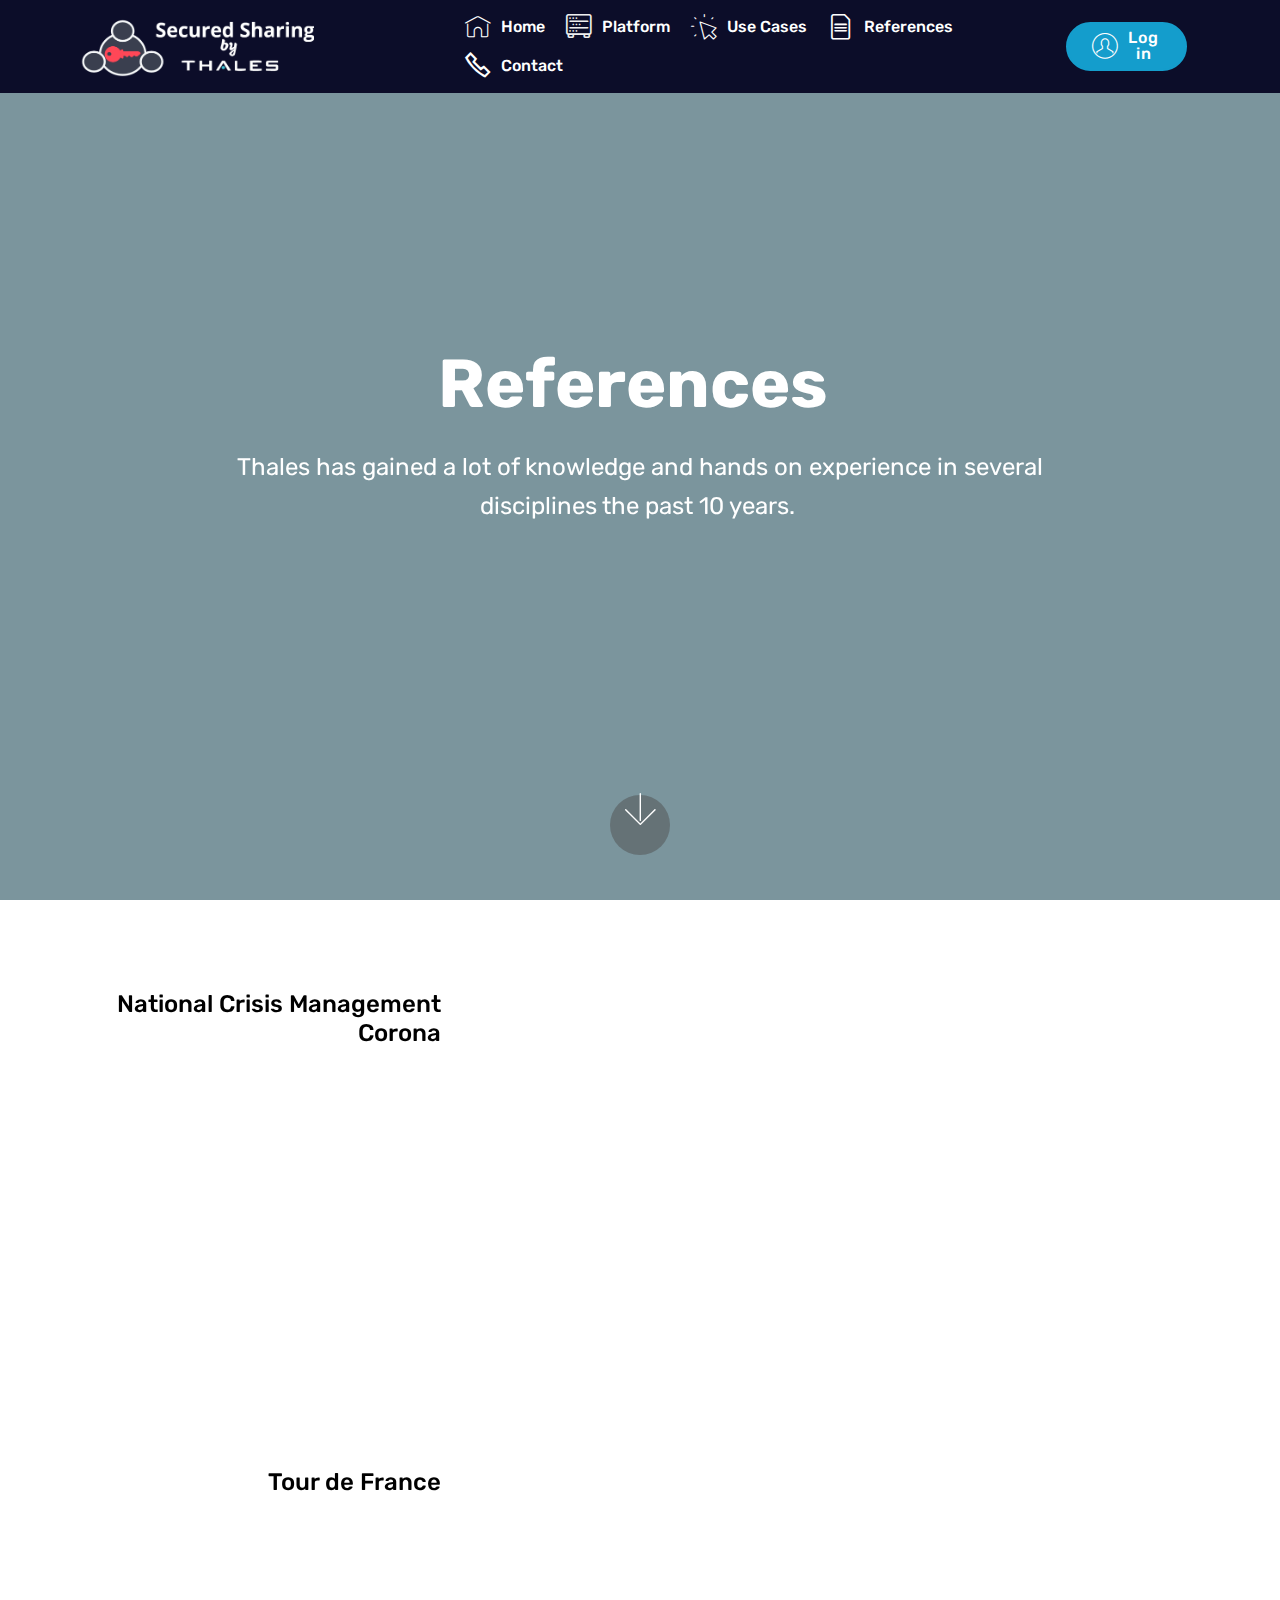
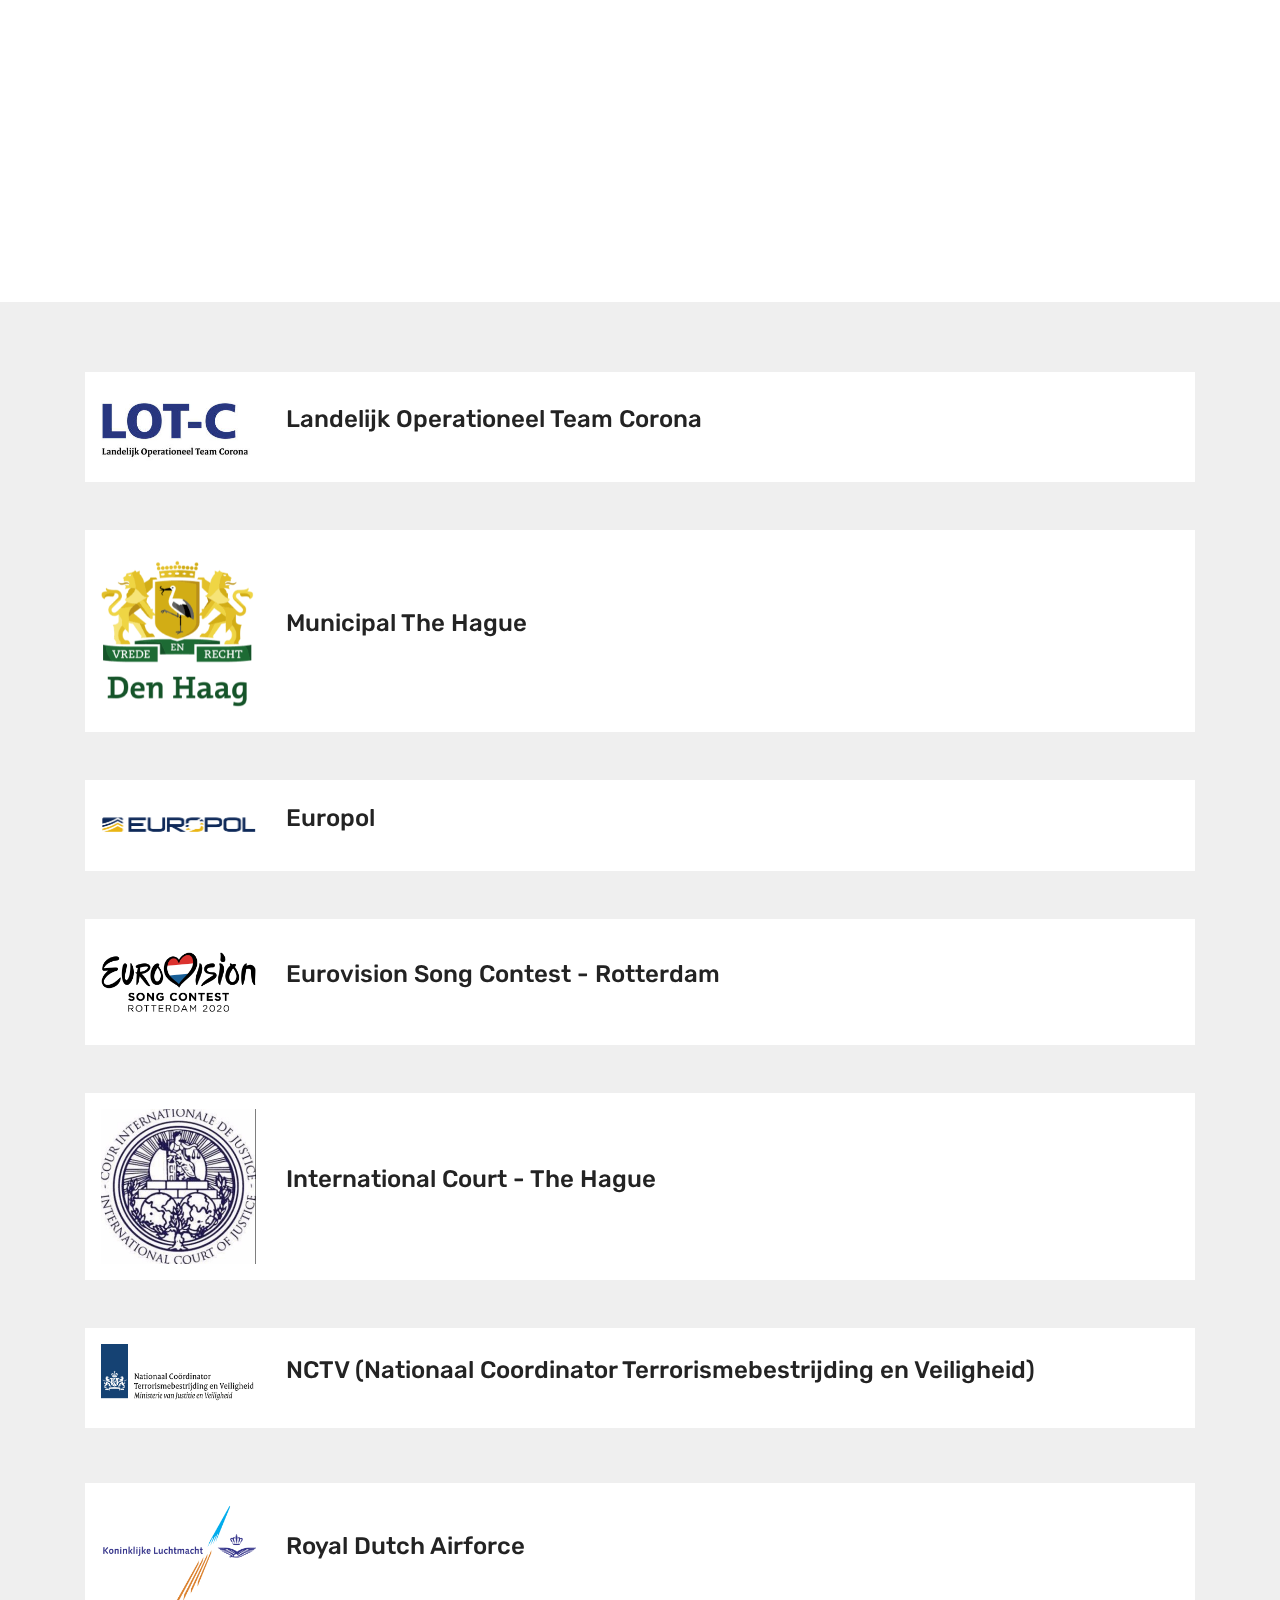
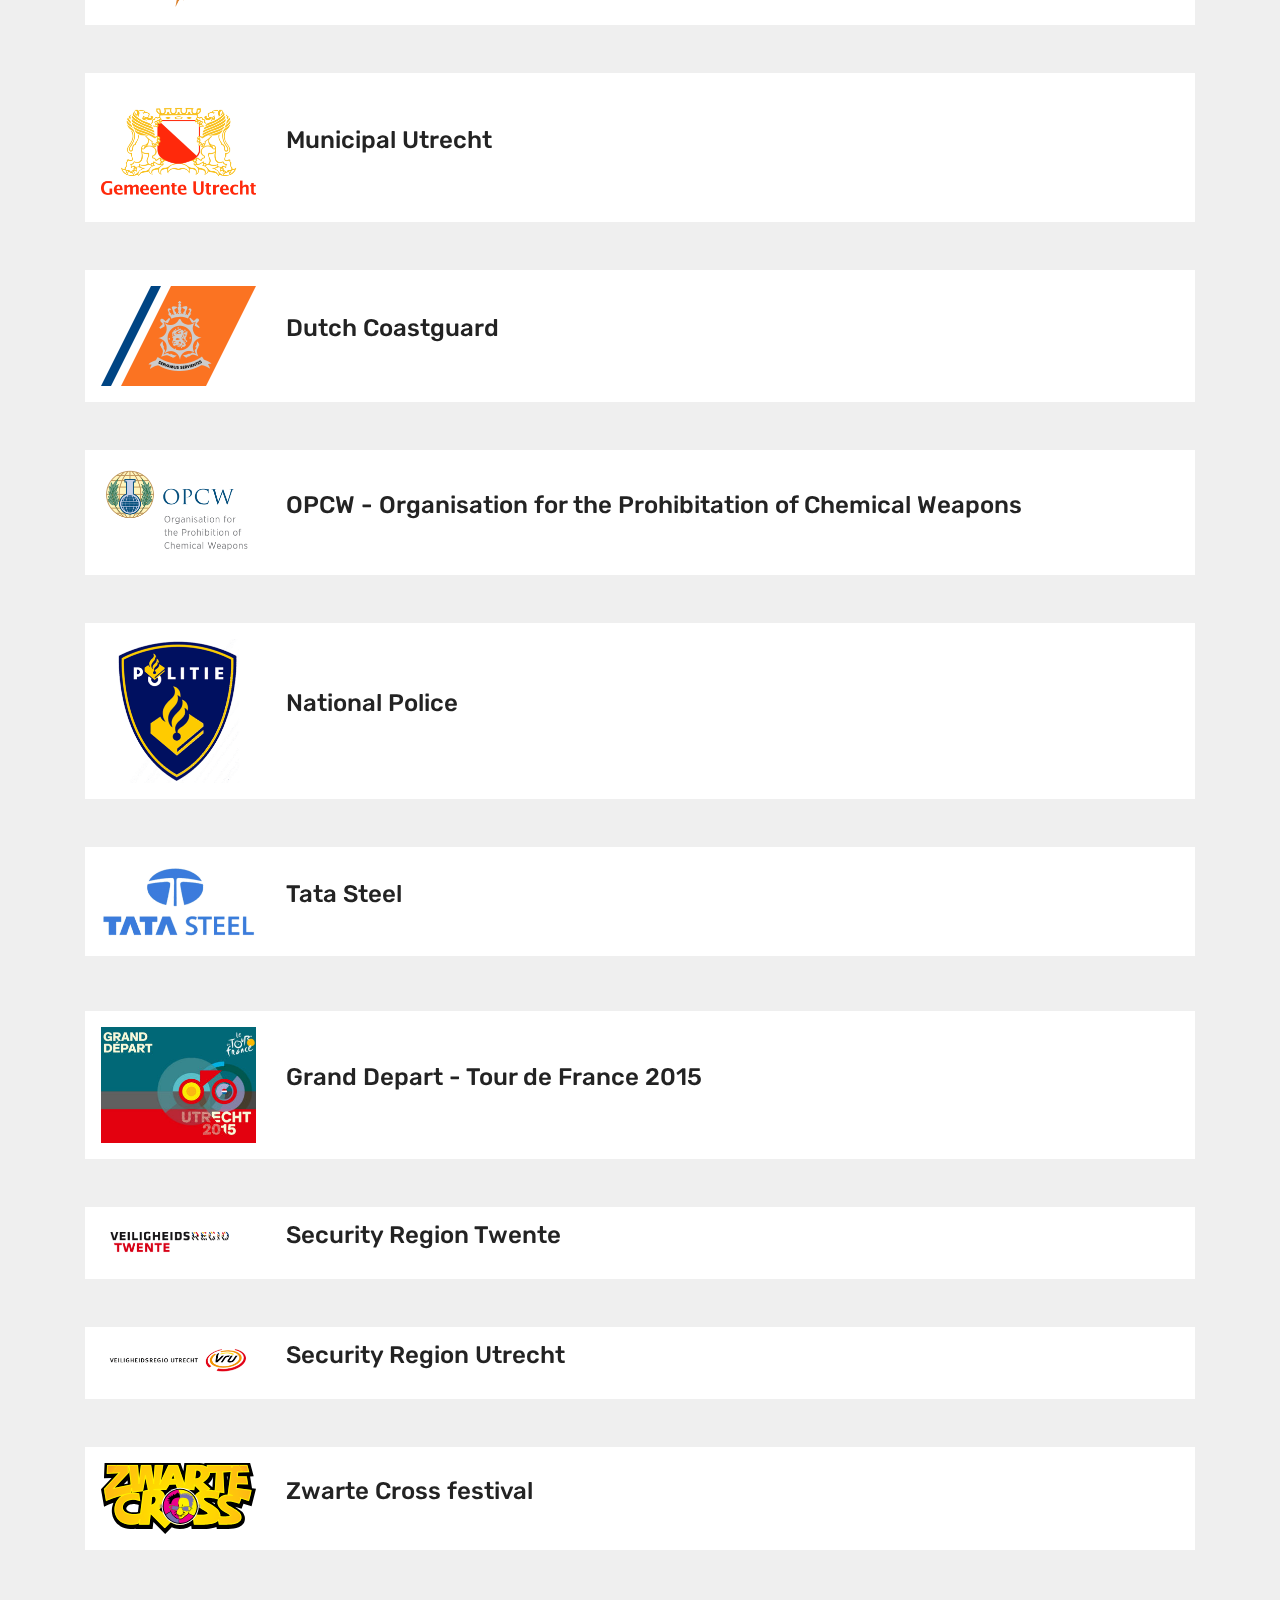
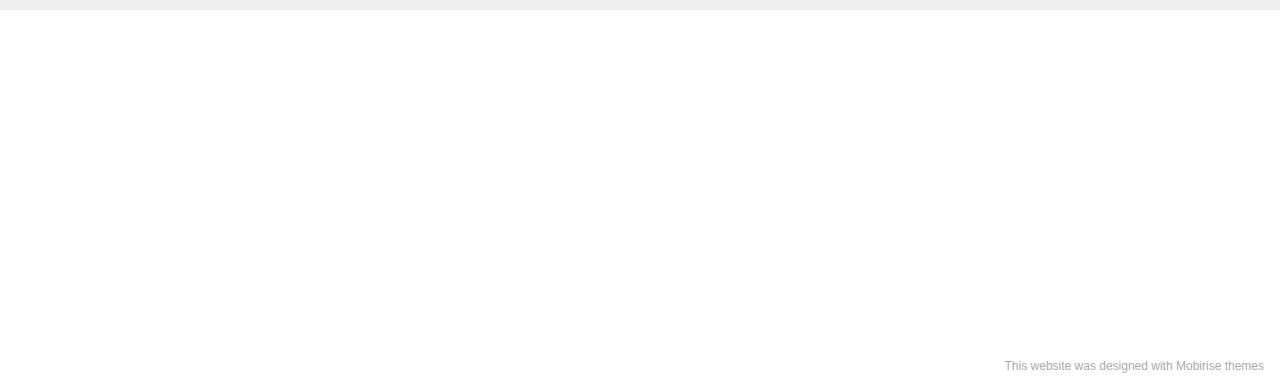
<file: page5.html>
<!DOCTYPE html>
<html  >
<head>
  <!-- Site made with Mobirise Website Builder v5.3.5, https://mobirise.com -->
  <meta charset="UTF-8">
  <meta http-equiv="X-UA-Compatible" content="IE=edge">
  <meta name="generator" content="Mobirise v5.3.5, mobirise.com">
  <meta name="viewport" content="width=device-width, initial-scale=1, minimum-scale=1">
  <link rel="shortcut icon" href="assets/images/logo-2.png" type="image/x-icon">
  <meta name="description" content="Web Creator Description">
  
  
  <title>Referenties</title>
  <link rel="stylesheet" href="assets/web/assets/mobirise-icons/mobirise-icons.css">
  <link rel="stylesheet" href="assets/web/assets/mobirise-icons2/mobirise2.css">
  <link rel="stylesheet" href="assets/web/assets/mobirise-icons-bold/mobirise-icons-bold.css">
  <link rel="stylesheet" href="assets/bootstrap/css/bootstrap.min.css">
  <link rel="stylesheet" href="assets/bootstrap/css/bootstrap-grid.min.css">
  <link rel="stylesheet" href="assets/bootstrap/css/bootstrap-reboot.min.css">
  <link rel="stylesheet" href="assets/tether/tether.min.css">
  <link rel="stylesheet" href="assets/dropdown/css/style.css">
  <link rel="stylesheet" href="assets/socicon/css/styles.css">
  <link rel="stylesheet" href="assets/theme/css/style.css">
  <link rel="preload" href="https://fonts.googleapis.com/css?family=Rubik:300,300i,400,400i,500,500i,700,700i,900,900i&display=swap" as="style" onload="this.onload=null;this.rel='stylesheet'">
  <noscript><link rel="stylesheet" href="https://fonts.googleapis.com/css?family=Rubik:300,300i,400,400i,500,500i,700,700i,900,900i&display=swap"></noscript>
  <link rel="preload" as="style" href="assets/mobirise/css/mbr-additional.css"><link rel="stylesheet" href="assets/mobirise/css/mbr-additional.css" type="text/css">
  
  
  
  
</head>
<body>
  
  <section class="header6 cid-s492g1F5T3 mbr-fullscreen" data-bg-video="https://vimeo.com/132698054" id="header6-2a">

    

    <div class="mbr-overlay" style="opacity: 0.5; background-color: rgb(7, 59, 76);">
    </div>

    <div class="container">
        <div class="row justify-content-md-center">
            <div class="mbr-white col-md-10">
                <h1 class="mbr-section-title align-center mbr-bold pb-3 mbr-fonts-style display-1">References&nbsp;</h1>
                <p class="mbr-text align-center pb-3 mbr-fonts-style display-5">
                    Thales has gained a lot of knowledge and hands on experience in several disciplines the past 10 years.&nbsp;</p>
                
            </div>
        </div>
    </div>

    <div class="mbr-arrow hidden-sm-down" aria-hidden="true">
        <a href="#next">
            <i class="mbri-down mbr-iconfont"></i>
        </a>
    </div>
</section>

<section class="header7 cid-s8crhlyVPG" id="header7-4e">

    

    

    <div class="container">
        <div class="media-container-row">

            <div class="media-content align-right">
                <h1 class="mbr-section-title mbr-white pb-3 mbr-fonts-style display-5">National Crisis Management Corona<br><br></h1>
                <div class="mbr-section-text mbr-white pb-3">
                    
                </div>
                
            </div>

            <div class="mbr-figure" style="width: 200%;"><iframe class="mbr-embedded-video" src="https://www.youtube.com/embed/AtRp4w_y390?rel=0&amp;amp;showinfo=0&amp;autoplay=0&amp;loop=0" width="1280" height="720" frameborder="0" allowfullscreen></iframe></div>

        </div>
    </div>
</section>

<section class="menu cid-s3A9hwHMGO" once="menu" id="menu1-1f">

    

    <nav class="navbar navbar-expand beta-menu navbar-dropdown align-items-center navbar-fixed-top navbar-toggleable-sm">
        <button class="navbar-toggler navbar-toggler-right" type="button" data-toggle="collapse" data-target="#navbarSupportedContent" aria-controls="navbarSupportedContent" aria-expanded="false" aria-label="Toggle navigation">
            <div class="hamburger">
                <span></span>
                <span></span>
                <span></span>
                <span></span>
            </div>
        </button>
        <div class="menu-logo">
            <div class="navbar-brand">
                <span class="navbar-logo">
                    <a href="index.html">
                         <img src="assets/images/logo-2.png" alt="Thales" title="Secured Sharing" style="height: 3.8rem;">
                    </a>
                </span>
                <span class="navbar-caption-wrap"><a class="navbar-caption text-white display-5" href="index.html"></a></span>
            </div>
        </div>
        <div class="collapse navbar-collapse" id="navbarSupportedContent">
            <ul class="navbar-nav nav-dropdown" data-app-modern-menu="true"><li class="nav-item"><a class="nav-link link text-white display-4" href="index.html"><span class="mbri-home mbr-iconfont mbr-iconfont-btn"></span>Home</a></li><li class="nav-item"><a class="nav-link link text-white display-4" href="page1.html"><span class="mbrib-database mbr-iconfont mbr-iconfont-btn" style="color: rgb(239, 239, 239);"></span>
                        Platform</a></li><li class="nav-item"><a class="nav-link link text-white display-4" href="page7.html"><span class="mbri-cursor-click mbr-iconfont mbr-iconfont-btn"></span>Use Cases<br></a></li><li class="nav-item"><a class="nav-link link text-white display-4" href="page5.html"><span class="mbrib-file mbr-iconfont mbr-iconfont-btn"></span>References</a></li><li class="nav-item">
                    <a class="nav-link link text-white display-4" href="page3.html#form1-2c"><span class="mobi-mbri mobi-mbri-phone mbr-iconfont mbr-iconfont-btn"></span>
                        Contact</a>
                </li><li class="nav-item"><a class="nav-link link text-white display-4" href="https://mobirise.co">
                        </a></li><li class="nav-item"><a class="nav-link link text-white display-4" href="https://mobirise.co">
                        </a></li></ul>
            <div class="navbar-buttons mbr-section-btn"><a class="btn btn-sm btn-warning display-4" href="page6.html"><span class="mbri-user mbr-iconfont mbr-iconfont-btn"><br></span>Log in<br>
                    </a></div>
        </div>
    </nav>
</section>

<section class="header7 cid-s8cs2RbQ7f" id="header7-4f">

    

    

    <div class="container">
        <div class="media-container-row">

            <div class="media-content align-right">
                <h1 class="mbr-section-title mbr-white pb-3 mbr-fonts-style display-5">
                    Tour de France</h1>
                <div class="mbr-section-text mbr-white pb-3">
                    
                </div>
                
            </div>

            <div class="mbr-figure" style="width: 200%;"><iframe class="mbr-embedded-video" src="https://player.vimeo.com/video/132690028?autoplay=0&amp;loop=0" width="1280" height="720" frameborder="0" allowfullscreen></iframe></div>

        </div>
    </div>
</section>

<section class="services6 cid-s7DOcbHNH8" id="services6-46">
    <!---->
    
    <!---->
    <!--Overlay-->
    
    <!--Container-->
    <div class="container">
        <div class="row">
            <!--Titles-->
            <div class="title col-12">
                
                
            </div>
            <!--Card-1-->
            <div class="card col-12 pb-5">
                <div class="card-wrapper media-container-row media-container-row">
                    <div class="card-box p-3">
                        <div class="row">
                            <div class="col-12 col-md-2">
                                <!--Image-->
                                <div class="mbr-figure">
                                    <img src="assets/images/ebaoglawaae022u-308x155.jpg" alt="Mobirise" title="">
                                </div>
                            </div>
                            <div class="col-12 col-md-10">
                                <div class="wrapper">
                                    <div class="top-line pb-3">
                                        <h4 class="card-title mbr-fonts-style display-5">
                                            Landelijk Operationeel Team Corona</h4>
                                        <p class="mbr-text cost mbr-fonts-style m-0 display-5"></p>
                                    </div>
                                    <div class="bottom-line">
                                        
                                    </div>
                                </div>
                            </div>
                        </div>
                    </div>
                </div>
            </div>
            <!--Card-2-->
            <div class="card col-12 pb-5">
                <div class="card-wrapper media-container-row media-container-row">
                    <div class="card-box p-3">
                        <div class="row">
                            <div class="col-12 col-md-2">
                                <!--Image-->
                                <div class="mbr-figure">
                                    <img src="assets/images/1200px-compact-logo-gemeente-den-haag.svg-1-320x307.png" alt="Mobirise" title="">
                                </div>
                            </div>
                            <div class="col-12 col-md-10">
                                <div class="wrapper">
                                    <div class="top-line pb-3">
                                        <h4 class="card-title mbr-fonts-style display-5">
                                            Municipal The Hague</h4>
                                        <p class="mbr-text cost mbr-fonts-style m-0 display-5"></p>
                                    </div>
                                    <div class="bottom-line">
                                        
                                    </div>
                                </div>
                            </div>
                        </div>
                    </div>
                </div>
            </div>
            <!--Card-3-->
            <div class="card col-12 pb-5">
                <div class="card-wrapper media-container-row media-container-row">
                    <div class="card-box p-3">
                        <div class="row">
                            <div class="col-12 col-md-2">
                                <!--Image-->
                                <div class="mbr-figure">
                                    <img src="assets/images/europol-logo-1-320x320.png" alt="Mobirise" title="">
                                </div>
                            </div>
                            <div class="col-12 col-md-10">
                                <div class="wrapper">
                                    <div class="top-line pb-3">
                                        <h4 class="card-title mbr-fonts-style display-5">
                                            Europol</h4>
                                        <p class="mbr-text cost mbr-fonts-style m-0 display-5"></p>
                                    </div>
                                    <div class="bottom-line">
                                        
                                    </div>
                                </div>
                            </div>
                        </div>
                    </div>
                </div>
            </div>
            <!--Card-4-->
            <div class="card col-12 pb-5">
                <div class="card-wrapper media-container-row media-container-row">
                    <div class="card-box p-3">
                        <div class="row">
                            <div class="col-12 col-md-2">
                                <!--Image-->
                                <div class="mbr-figure">
                                    <img src="assets/images/eurovisielogo-1-308x176.png" alt="Mobirise" title="">
                                </div>
                            </div>
                            <div class="col-12 col-md-10">
                                <div class="wrapper">
                                    <div class="top-line pb-3">
                                        <h4 class="card-title mbr-fonts-style display-5">
                                            Eurovision Song Contest - Rotterdam</h4>
                                        <p class="mbr-text cost mbr-fonts-style m-0 display-5"></p>
                                    </div>
                                    <div class="bottom-line">
                                        
                                    </div>
                                </div>
                            </div>
                        </div>
                    </div>
                </div>
            </div>
            <!--Card-5-->
            <div class="card col-12 pb-5">
                <div class="card-wrapper media-container-row media-container-row">
                    <div class="card-box p-3">
                        <div class="row">
                            <div class="col-12 col-md-2">
                                <!--Image-->
                                <div class="mbr-figure">
                                    <img src="assets/images/icj-299x299.jpeg" alt="Mobirise" title="">
                                </div>
                            </div>
                            <div class="col-12 col-md-10">
                                <div class="wrapper">
                                    <div class="top-line pb-3">
                                        <h4 class="card-title mbr-fonts-style display-5">International Court - The Hague</h4>
                                        <p class="mbr-text cost mbr-fonts-style m-0 display-5"></p>
                                    </div>
                                    <div class="bottom-line">
                                        
                                    </div>
                                </div>
                            </div>
                        </div>
                    </div>
                </div>
            </div>
            <!--Card-6-->
            <div class="card col-12">
                <div class="card-wrapper media-container-row media-container-row">
                    <div class="card-box p-3">
                        <div class="row">
                            <div class="col-12 col-md-2">
                                <!--Image-->
                                <div class="mbr-figure">
                                    <img src="assets/images/jv-nctv-logo-online-pos-nl-1.png" alt="Mobirise" title="">
                                </div>
                            </div>
                            <div class="col-12 col-md-10">
                                <div class="wrapper">
                                    <div class="top-line pb-3">
                                        <h4 class="card-title mbr-fonts-style display-5">
                                            NCTV (Nationaal Coordinator Terrorismebestrijding en Veiligheid)</h4>
                                        <p class="mbr-text cost mbr-fonts-style m-0 display-5"></p>
                                    </div>
                                    <div class="bottom-line">
                                        
                                    </div>
                                </div>
                            </div>
                        </div>
                    </div>
                </div>
            </div>
        </div>
    </div>
</section>

<section class="services6 cid-s7DTKqlXGG" id="services6-48">
    <!---->
    
    <!---->
    <!--Overlay-->
    
    <!--Container-->
    <div class="container">
        <div class="row">
            <!--Titles-->
            <div class="title col-12">
                
                
            </div>
            <!--Card-1-->
            <div class="card col-12 pb-5">
                <div class="card-wrapper media-container-row media-container-row">
                    <div class="card-box p-3">
                        <div class="row">
                            <div class="col-12 col-md-2">
                                <!--Image-->
                                <div class="mbr-figure">
                                    <img src="assets/images/koninklijke-luchtmacht-logo-png-transparent-308x308.png" alt="Mobirise" title="">
                                </div>
                            </div>
                            <div class="col-12 col-md-10">
                                <div class="wrapper">
                                    <div class="top-line pb-3">
                                        <h4 class="card-title mbr-fonts-style display-5">
                                            Royal Dutch Airforce</h4>
                                        <p class="mbr-text cost mbr-fonts-style m-0 display-5"></p>
                                    </div>
                                    <div class="bottom-line">
                                        
                                    </div>
                                </div>
                            </div>
                        </div>
                    </div>
                </div>
            </div>
            <!--Card-2-->
            <div class="card col-12 pb-5">
                <div class="card-wrapper media-container-row media-container-row">
                    <div class="card-box p-3">
                        <div class="row">
                            <div class="col-12 col-md-2">
                                <!--Image-->
                                <div class="mbr-figure">
                                    <img src="assets/images/logo-gemeenteutrecht-2-308x308.png" alt="Mobirise" title="">
                                </div>
                            </div>
                            <div class="col-12 col-md-10">
                                <div class="wrapper">
                                    <div class="top-line pb-3">
                                        <h4 class="card-title mbr-fonts-style display-5">Municipal Utrecht</h4>
                                        <p class="mbr-text cost mbr-fonts-style m-0 display-5"></p>
                                    </div>
                                    <div class="bottom-line">
                                        
                                    </div>
                                </div>
                            </div>
                        </div>
                    </div>
                </div>
            </div>
            <!--Card-3-->
            <div class="card col-12 pb-5">
                <div class="card-wrapper media-container-row media-container-row">
                    <div class="card-box p-3">
                        <div class="row">
                            <div class="col-12 col-md-2">
                                <!--Image-->
                                <div class="mbr-figure">
                                    <img src="assets/images/netherlands-coast-guard-racing-stripe.png" alt="Mobirise" title="">
                                </div>
                            </div>
                            <div class="col-12 col-md-10">
                                <div class="wrapper">
                                    <div class="top-line pb-3">
                                        <h4 class="card-title mbr-fonts-style display-5">Dutch Coastguard</h4>
                                        <p class="mbr-text cost mbr-fonts-style m-0 display-5"></p>
                                    </div>
                                    <div class="bottom-line">
                                        
                                    </div>
                                </div>
                            </div>
                        </div>
                    </div>
                </div>
            </div>
            <!--Card-4-->
            <div class="card col-12 pb-5">
                <div class="card-wrapper media-container-row media-container-row">
                    <div class="card-box p-3">
                        <div class="row">
                            <div class="col-12 col-md-2">
                                <!--Image-->
                                <div class="mbr-figure">
                                    <img src="assets/images/opcw-signature-full-stacked-rgb-308x187.png" alt="Mobirise" title="">
                                </div>
                            </div>
                            <div class="col-12 col-md-10">
                                <div class="wrapper">
                                    <div class="top-line pb-3">
                                        <h4 class="card-title mbr-fonts-style display-5">
                                            OPCW - Organisation for the Prohibitation of Chemical Weapons</h4>
                                        <p class="mbr-text cost mbr-fonts-style m-0 display-5"></p>
                                    </div>
                                    <div class="bottom-line">
                                        
                                    </div>
                                </div>
                            </div>
                        </div>
                    </div>
                </div>
            </div>
            <!--Card-5-->
            <div class="card col-12 pb-5">
                <div class="card-wrapper media-container-row media-container-row">
                    <div class="card-box p-3">
                        <div class="row">
                            <div class="col-12 col-md-2">
                                <!--Image-->
                                <div class="mbr-figure">
                                    <img src="assets/images/politie-client-308x286.png" alt="Mobirise" title="">
                                </div>
                            </div>
                            <div class="col-12 col-md-10">
                                <div class="wrapper">
                                    <div class="top-line pb-3">
                                        <h4 class="card-title mbr-fonts-style display-5">National Police</h4>
                                        <p class="mbr-text cost mbr-fonts-style m-0 display-5"></p>
                                    </div>
                                    <div class="bottom-line">
                                        
                                    </div>
                                </div>
                            </div>
                        </div>
                    </div>
                </div>
            </div>
            <!--Card-6-->
            <div class="card col-12">
                <div class="card-wrapper media-container-row media-container-row">
                    <div class="card-box p-3">
                        <div class="row">
                            <div class="col-12 col-md-2">
                                <!--Image-->
                                <div class="mbr-figure">
                                    <img src="assets/images/tata-steel-logo-308x154.png" alt="Mobirise" title="">
                                </div>
                            </div>
                            <div class="col-12 col-md-10">
                                <div class="wrapper">
                                    <div class="top-line pb-3">
                                        <h4 class="card-title mbr-fonts-style display-5">
                                            Tata Steel</h4>
                                        <p class="mbr-text cost mbr-fonts-style m-0 display-5"></p>
                                    </div>
                                    <div class="bottom-line">
                                        
                                    </div>
                                </div>
                            </div>
                        </div>
                    </div>
                </div>
            </div>
        </div>
    </div>
</section>

<section class="services6 cid-s7DRnlcTma" id="services6-47">
    <!---->
    
    <!---->
    <!--Overlay-->
    
    <!--Container-->
    <div class="container">
        <div class="row">
            <!--Titles-->
            <div class="title col-12">
                
                
            </div>
            <!--Card-1-->
            <div class="card col-12 pb-5">
                <div class="card-wrapper media-container-row media-container-row">
                    <div class="card-box p-3">
                        <div class="row">
                            <div class="col-12 col-md-2">
                                <!--Image-->
                                <div class="mbr-figure">
                                    <img src="assets/images/tourdefrance1eetappe-308x231.jpg" alt="Mobirise" title="">
                                </div>
                            </div>
                            <div class="col-12 col-md-10">
                                <div class="wrapper">
                                    <div class="top-line pb-3">
                                        <h4 class="card-title mbr-fonts-style display-5">
                                            Grand Depart - Tour de France 2015</h4>
                                        <p class="mbr-text cost mbr-fonts-style m-0 display-5"></p>
                                    </div>
                                    <div class="bottom-line">
                                        
                                    </div>
                                </div>
                            </div>
                        </div>
                    </div>
                </div>
            </div>
            <!--Card-2-->
            <div class="card col-12 pb-5">
                <div class="card-wrapper media-container-row media-container-row">
                    <div class="card-box p-3">
                        <div class="row">
                            <div class="col-12 col-md-2">
                                <!--Image-->
                                <div class="mbr-figure">
                                    <img src="assets/images/veiligheidsregio-308x72.png" alt="Mobirise" title="">
                                </div>
                            </div>
                            <div class="col-12 col-md-10">
                                <div class="wrapper">
                                    <div class="top-line pb-3">
                                        <h4 class="card-title mbr-fonts-style display-5">Security Region Twente</h4>
                                        <p class="mbr-text cost mbr-fonts-style m-0 display-5"></p>
                                    </div>
                                    <div class="bottom-line">
                                        
                                    </div>
                                </div>
                            </div>
                        </div>
                    </div>
                </div>
            </div>
            <!--Card-3-->
            <div class="card col-12 pb-5">
                <div class="card-wrapper media-container-row media-container-row">
                    <div class="card-box p-3">
                        <div class="row">
                            <div class="col-12 col-md-2">
                                <!--Image-->
                                <div class="mbr-figure">
                                    <img src="assets/images/vr-utrecht-308x69.png" alt="Mobirise" title="">
                                </div>
                            </div>
                            <div class="col-12 col-md-10">
                                <div class="wrapper">
                                    <div class="top-line pb-3">
                                        <h4 class="card-title mbr-fonts-style display-5">Security Region Utrecht</h4>
                                        <p class="mbr-text cost mbr-fonts-style m-0 display-5"></p>
                                    </div>
                                    <div class="bottom-line">
                                        
                                    </div>
                                </div>
                            </div>
                        </div>
                    </div>
                </div>
            </div>
            <!--Card-4-->
            <div class="card col-12">
                <div class="card-wrapper media-container-row media-container-row">
                    <div class="card-box p-3">
                        <div class="row">
                            <div class="col-12 col-md-2">
                                <!--Image-->
                                <div class="mbr-figure">
                                    <img src="assets/images/zc-logo-origineel-1.svg" alt="Mobirise" title="">
                                </div>
                            </div>
                            <div class="col-12 col-md-10">
                                <div class="wrapper">
                                    <div class="top-line pb-3">
                                        <h4 class="card-title mbr-fonts-style display-5">
                                            Zwarte Cross festival</h4>
                                        <p class="mbr-text cost mbr-fonts-style m-0 display-5"></p>
                                    </div>
                                    <div class="bottom-line">
                                        
                                    </div>
                                </div>
                            </div>
                        </div>
                    </div>
                </div>
            </div>
            <!--Card-5-->
            
            <!--Card-6-->
            
        </div>
    </div>
</section>

<section class="cid-szcuPmLrZO mbr-reveal" id="footer1-4m">

    

    

    <div class="container">
        <div class="media-container-row content text-white">
            <div class="col-12 col-md-3">
                <div class="media-wrap">
                    <a href="https://mobirise.com/">
                        <img src="assets/images/welcome-to-vectr-2.svg" alt="Mobirise" title="">
                    </a>
                </div>
            </div>
            <div class="col-12 col-md-3 mbr-fonts-style display-7">
                <h5 class="pb-3">
                    Address</h5>
                <p class="mbr-text">Zuidelijke Havenweg 40<br>7554 RR Hengelo</p>
            </div>
            <div class="col-12 col-md-3 mbr-fonts-style display-7">
                <h5 class="pb-3">
                    Contact</h5>
                <p class="mbr-text">
                    Email: <a href="page3.html" class="text-primary">click here</a><a href="page3.html#form1-2c" class="text-white">&nbsp;</a><br>Phone: +31 (0) 6 22 55 10 05&nbsp;<br><br></p>
            </div>
            <div class="col-12 col-md-3 mbr-fonts-style display-7">
                <h5 class="pb-3"></h5>
                <p class="mbr-text"></p>
            </div>
        </div>
        <div class="footer-lower">
            <div class="media-container-row">
                <div class="col-sm-12">
                    <hr>
                </div>
            </div>
            <div class="media-container-row mbr-white">
                <div class="col-sm-6 copyright">
                    <p class="mbr-text mbr-fonts-style display-7">
                        © Copyright 2020 Thalesgroup</p>
                </div>
                <div class="col-md-6">
                    
                </div>
            </div>
        </div>
    </div>
</section><section style="background-color: #fff; font-family: -apple-system, BlinkMacSystemFont, 'Segoe UI', 'Roboto', 'Helvetica Neue', Arial, sans-serif; color:#aaa; font-size:12px; padding: 0; align-items: center; display: flex;"><a href="https://mobirise.site/s" style="flex: 1 1; height: 3rem; padding-left: 1rem;"></a><p style="flex: 0 0 auto; margin:0; padding-right:1rem;"><a href="https://mobirise.site/r" style="color:#aaa;">This website</a> was designed with Mobirise themes</p></section><script src="assets/web/assets/jquery/jquery.min.js"></script>  <script src="assets/popper/popper.min.js"></script>  <script src="assets/bootstrap/js/bootstrap.min.js"></script>  <script src="assets/tether/tether.min.js"></script>  <script src="assets/smoothscroll/smooth-scroll.js"></script>  <script src="assets/ytplayer/jquery.mb.ytplayer.min.js"></script>  <script src="assets/vimeoplayer/jquery.mb.vimeo_player.js"></script>  <script src="assets/dropdown/js/nav-dropdown.js"></script>  <script src="assets/dropdown/js/navbar-dropdown.js"></script>  <script src="assets/touchswipe/jquery.touch-swipe.min.js"></script>  <script src="assets/theme/js/script.js"></script>  
  
  
</body>
</html>
</file>
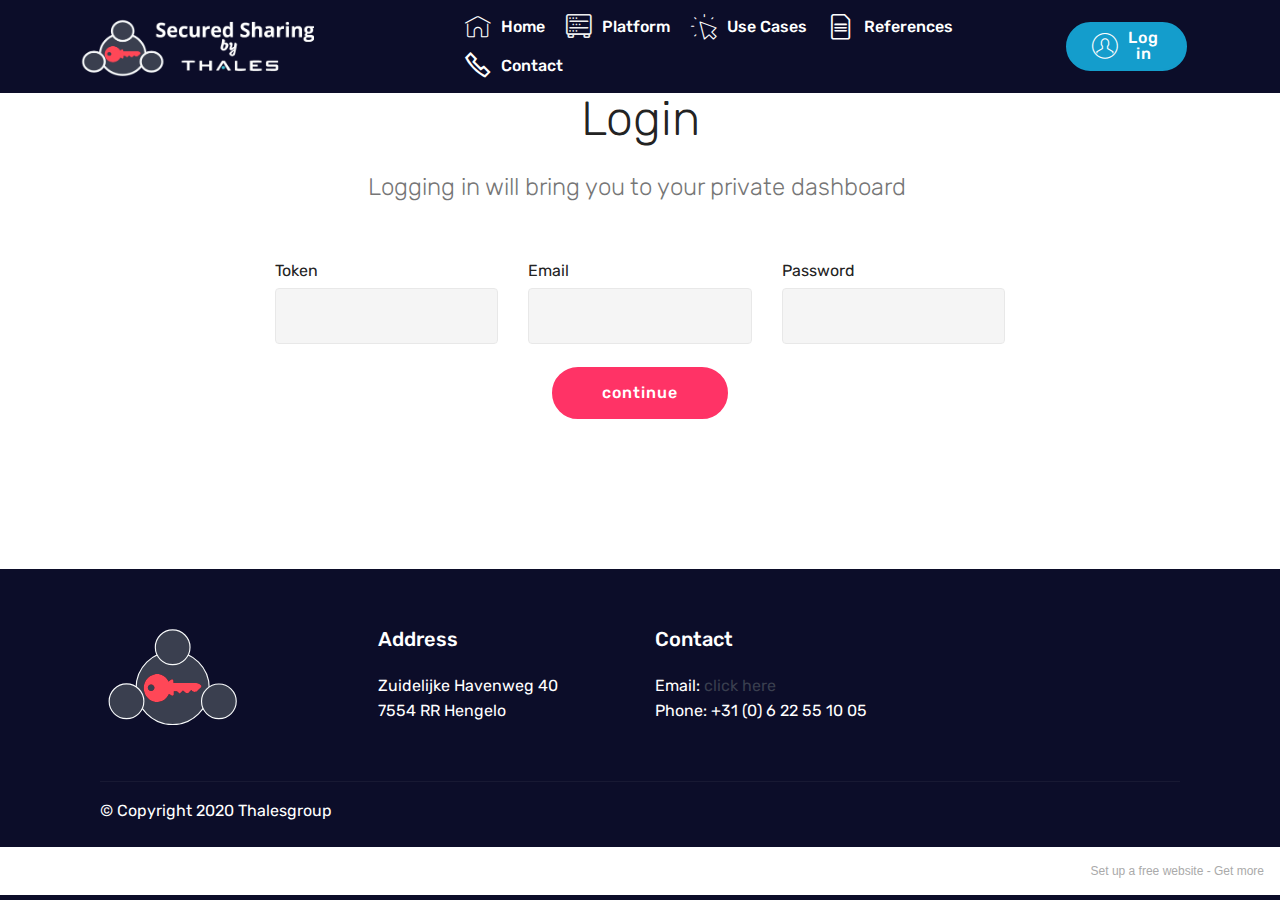
<file: page6.html>
<!DOCTYPE html>
<html  >
<head>
  <!-- Site made with Mobirise Website Builder v5.3.5, https://mobirise.com -->
  <meta charset="UTF-8">
  <meta http-equiv="X-UA-Compatible" content="IE=edge">
  <meta name="generator" content="Mobirise v5.3.5, mobirise.com">
  <meta name="viewport" content="width=device-width, initial-scale=1, minimum-scale=1">
  <link rel="shortcut icon" href="assets/images/logo-2.png" type="image/x-icon">
  <meta name="description" content="Web Page Generator Description">
  
  
  <title>Inloggen</title>
  <link rel="stylesheet" href="assets/web/assets/mobirise-icons2/mobirise2.css">
  <link rel="stylesheet" href="assets/web/assets/mobirise-icons/mobirise-icons.css">
  <link rel="stylesheet" href="assets/web/assets/mobirise-icons-bold/mobirise-icons-bold.css">
  <link rel="stylesheet" href="assets/bootstrap/css/bootstrap.min.css">
  <link rel="stylesheet" href="assets/bootstrap/css/bootstrap-grid.min.css">
  <link rel="stylesheet" href="assets/bootstrap/css/bootstrap-reboot.min.css">
  <link rel="stylesheet" href="assets/tether/tether.min.css">
  <link rel="stylesheet" href="assets/dropdown/css/style.css">
  <link rel="stylesheet" href="assets/socicon/css/styles.css">
  <link rel="stylesheet" href="assets/theme/css/style.css">
  <link rel="preload" href="https://fonts.googleapis.com/css?family=Rubik:300,300i,400,400i,500,500i,700,700i,900,900i&display=swap" as="style" onload="this.onload=null;this.rel='stylesheet'">
  <noscript><link rel="stylesheet" href="https://fonts.googleapis.com/css?family=Rubik:300,300i,400,400i,500,500i,700,700i,900,900i&display=swap"></noscript>
  <link rel="preload" as="style" href="assets/mobirise/css/mbr-additional.css"><link rel="stylesheet" href="assets/mobirise/css/mbr-additional.css" type="text/css">
  
  
  
  
</head>
<body>
  
  <section class="menu cid-s3zZwDpxX0" once="menu" id="menu1-3l">

    

    <nav class="navbar navbar-expand beta-menu navbar-dropdown align-items-center navbar-fixed-top navbar-toggleable-sm">
        <button class="navbar-toggler navbar-toggler-right" type="button" data-toggle="collapse" data-target="#navbarSupportedContent" aria-controls="navbarSupportedContent" aria-expanded="false" aria-label="Toggle navigation">
            <div class="hamburger">
                <span></span>
                <span></span>
                <span></span>
                <span></span>
            </div>
        </button>
        <div class="menu-logo">
            <div class="navbar-brand">
                <span class="navbar-logo">
                    <a href="index.html">
                         <img src="assets/images/logo-2.png" alt="Thales" title="Secured Sharing" style="height: 3.8rem;">
                    </a>
                </span>
                <span class="navbar-caption-wrap"><a class="navbar-caption text-white display-5" href="index.html"></a></span>
            </div>
        </div>
        <div class="collapse navbar-collapse" id="navbarSupportedContent">
            <ul class="navbar-nav nav-dropdown" data-app-modern-menu="true"><li class="nav-item"><a class="nav-link link text-white display-4" href="index.html"><span class="mbri-home mbr-iconfont mbr-iconfont-btn"></span>Home</a></li><li class="nav-item"><a class="nav-link link text-white display-4" href="page1.html"><span class="mbrib-database mbr-iconfont mbr-iconfont-btn" style="color: rgb(239, 239, 239);"></span>
                        Platform</a></li><li class="nav-item"><a class="nav-link link text-white display-4" href="page7.html"><span class="mbri-cursor-click mbr-iconfont mbr-iconfont-btn"></span>Use Cases<br></a></li><li class="nav-item"><a class="nav-link link text-white display-4" href="page5.html"><span class="mbrib-file mbr-iconfont mbr-iconfont-btn"></span>References</a></li><li class="nav-item">
                    <a class="nav-link link text-white display-4" href="page3.html#form1-2c"><span class="mobi-mbri mobi-mbri-phone mbr-iconfont mbr-iconfont-btn"></span>
                        Contact</a>
                </li><li class="nav-item"><a class="nav-link link text-white display-4" href="https://mobirise.co">
                        </a></li><li class="nav-item"><a class="nav-link link text-white display-4" href="https://mobirise.co">
                        </a></li></ul>
            <div class="navbar-buttons mbr-section-btn"><a class="btn btn-sm btn-warning display-4" href="page6.html"><span class="mbri-user mbr-iconfont mbr-iconfont-btn"><br></span>Log in<br>
                    </a></div>
        </div>
    </nav>
</section>

<section class="mbr-section form1 cid-s6MGJFYFdb" id="form1-3n">

    

    
    <div class="container">
        <div class="row justify-content-center">
            <div class="title col-12 col-lg-8">
                <h2 class="mbr-section-title align-center pb-3 mbr-fonts-style display-2">
                    Login</h2>
                <h3 class="mbr-section-subtitle align-center mbr-light pb-3 mbr-fonts-style display-5">Logging in will bring you to your private dashboard&nbsp;</h3>
            </div>
        </div>
    </div>
    <div class="container">
        <div class="row justify-content-center">
            <div class="media-container-column col-lg-8" data-form-type="formoid">
                <!---Formbuilder Form--->
                <form action="https://mobirise.eu/" method="POST" class="mbr-form form-with-styler" data-form-title="Mobirise Form"><input type="hidden" name="email" data-form-email="true" value="bZkVJ1Riq2Sno716WrN1NgaLS8pqul9jqwnrhYPql2aeM6RJl3NueT3vFMPUqaoNy4x8zcDMX7H1X6Du6T1sIyZl0h9P8Nz7Gn/d4KJfjpRarFv24sk3AJnPZ1/DSXnx">
                    <div class="row">
                        <div hidden="hidden" data-form-alert="" class="alert alert-success col-12">Unfortunately logging in has failed. Please try again or contact the service desk.</div>
                        <div hidden="hidden" data-form-alert-danger="" class="alert alert-danger col-12">
                        </div>
                    </div>
                    <div class="dragArea row">
                        <div class="col-md-4  form-group" data-for="name">
                            <label for="name-form1-3n" class="form-control-label mbr-fonts-style display-7">Token</label>
                            <input type="text" name="name" data-form-field="Name" required="required" class="form-control display-7" id="name-form1-3n">
                        </div>
                        <div class="col-md-4  form-group" data-for="email">
                            <label for="email-form1-3n" class="form-control-label mbr-fonts-style display-7">Email</label>
                            <input type="email" name="email" data-form-field="Email" required="required" class="form-control display-7" id="email-form1-3n">
                        </div>
                        <div data-for="phone" class="col-md-4  form-group">
                            <label for="phone-form1-3n" class="form-control-label mbr-fonts-style display-7">Password</label>
                            <input type="tel" name="phone" data-form-field="Phone" class="form-control display-7" id="phone-form1-3n">
                        </div>
                        
                        <div class="col-md-12 input-group-btn align-center"><button type="submit" class="btn btn-form btn-secondary display-4" href="page8.html#form1-3q">continue</button></div>
                    </div>
                </form><!---Formbuilder Form--->
            </div>
        </div>
    </div>
</section>

<section class="cid-szcXELS6nO mbr-reveal" id="footer1-4p">

    

    

    <div class="container">
        <div class="media-container-row content text-white">
            <div class="col-12 col-md-3">
                <div class="media-wrap">
                    <a href="https://mobirise.com/">
                        <img src="assets/images/welcome-to-vectr-2.svg" alt="Mobirise" title="">
                    </a>
                </div>
            </div>
            <div class="col-12 col-md-3 mbr-fonts-style display-7">
                <h5 class="pb-3">
                    Address</h5>
                <p class="mbr-text">Zuidelijke Havenweg 40<br>7554 RR Hengelo</p>
            </div>
            <div class="col-12 col-md-3 mbr-fonts-style display-7">
                <h5 class="pb-3">
                    Contact</h5>
                <p class="mbr-text">
                    Email: <a href="page3.html" class="text-primary">click here</a><a href="page3.html#form1-2c" class="text-white">&nbsp;</a><br>Phone: +31 (0) 6 22 55 10 05&nbsp;<br><br></p>
            </div>
            <div class="col-12 col-md-3 mbr-fonts-style display-7">
                <h5 class="pb-3"></h5>
                <p class="mbr-text"></p>
            </div>
        </div>
        <div class="footer-lower">
            <div class="media-container-row">
                <div class="col-sm-12">
                    <hr>
                </div>
            </div>
            <div class="media-container-row mbr-white">
                <div class="col-sm-6 copyright">
                    <p class="mbr-text mbr-fonts-style display-7">
                        © Copyright 2020 Thalesgroup</p>
                </div>
                <div class="col-md-6">
                    
                </div>
            </div>
        </div>
    </div>
</section><section style="background-color: #fff; font-family: -apple-system, BlinkMacSystemFont, 'Segoe UI', 'Roboto', 'Helvetica Neue', Arial, sans-serif; color:#aaa; font-size:12px; padding: 0; align-items: center; display: flex;"><a href="https://mobirise.site/h" style="flex: 1 1; height: 3rem; padding-left: 1rem;"></a><p style="flex: 0 0 auto; margin:0; padding-right:1rem;">Set up a free website - <a href="https://mobirise.site/w" style="color:#aaa;">Get more</a></p></section><script src="assets/web/assets/jquery/jquery.min.js"></script>  <script src="assets/popper/popper.min.js"></script>  <script src="assets/bootstrap/js/bootstrap.min.js"></script>  <script src="assets/tether/tether.min.js"></script>  <script src="assets/smoothscroll/smooth-scroll.js"></script>  <script src="assets/dropdown/js/nav-dropdown.js"></script>  <script src="assets/dropdown/js/navbar-dropdown.js"></script>  <script src="assets/touchswipe/jquery.touch-swipe.min.js"></script>  <script src="assets/theme/js/script.js"></script>  <script src="assets/formoid/formoid.min.js"></script>  
  
  
</body>
</html>
</file>
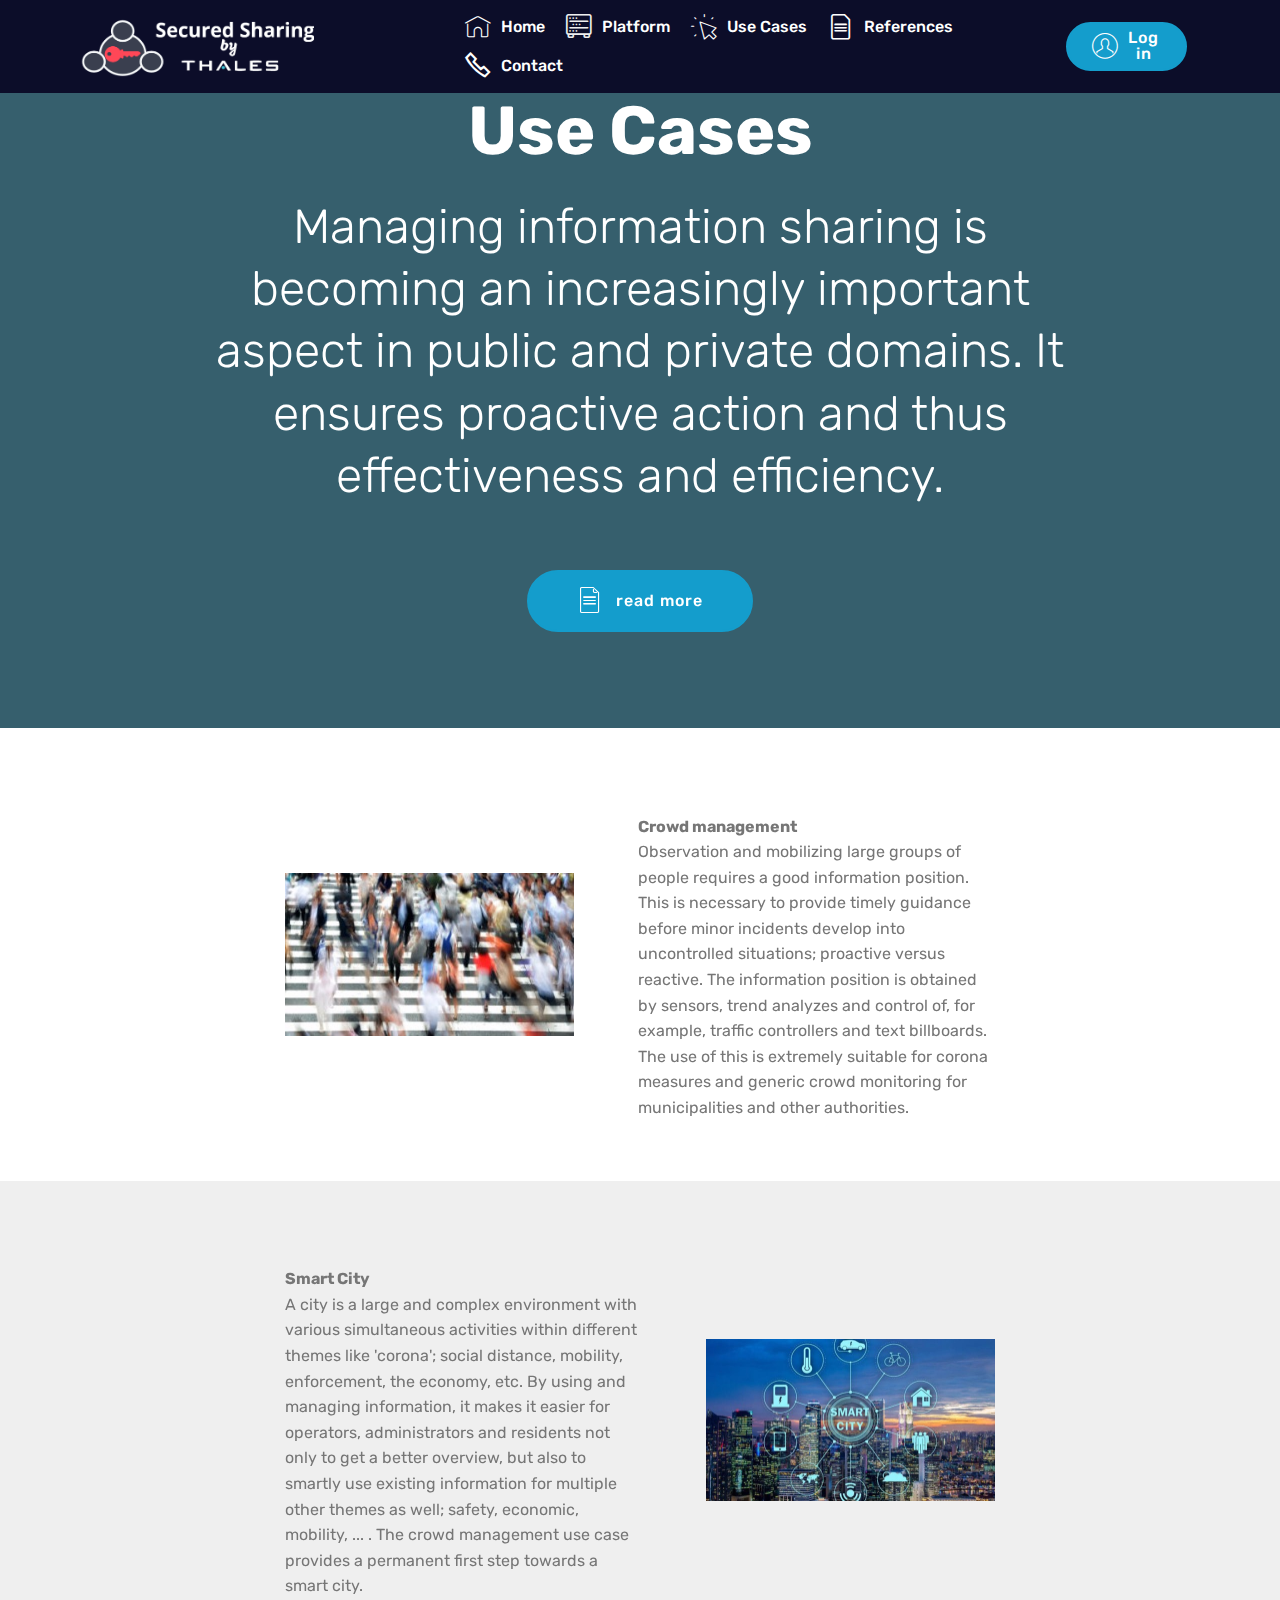
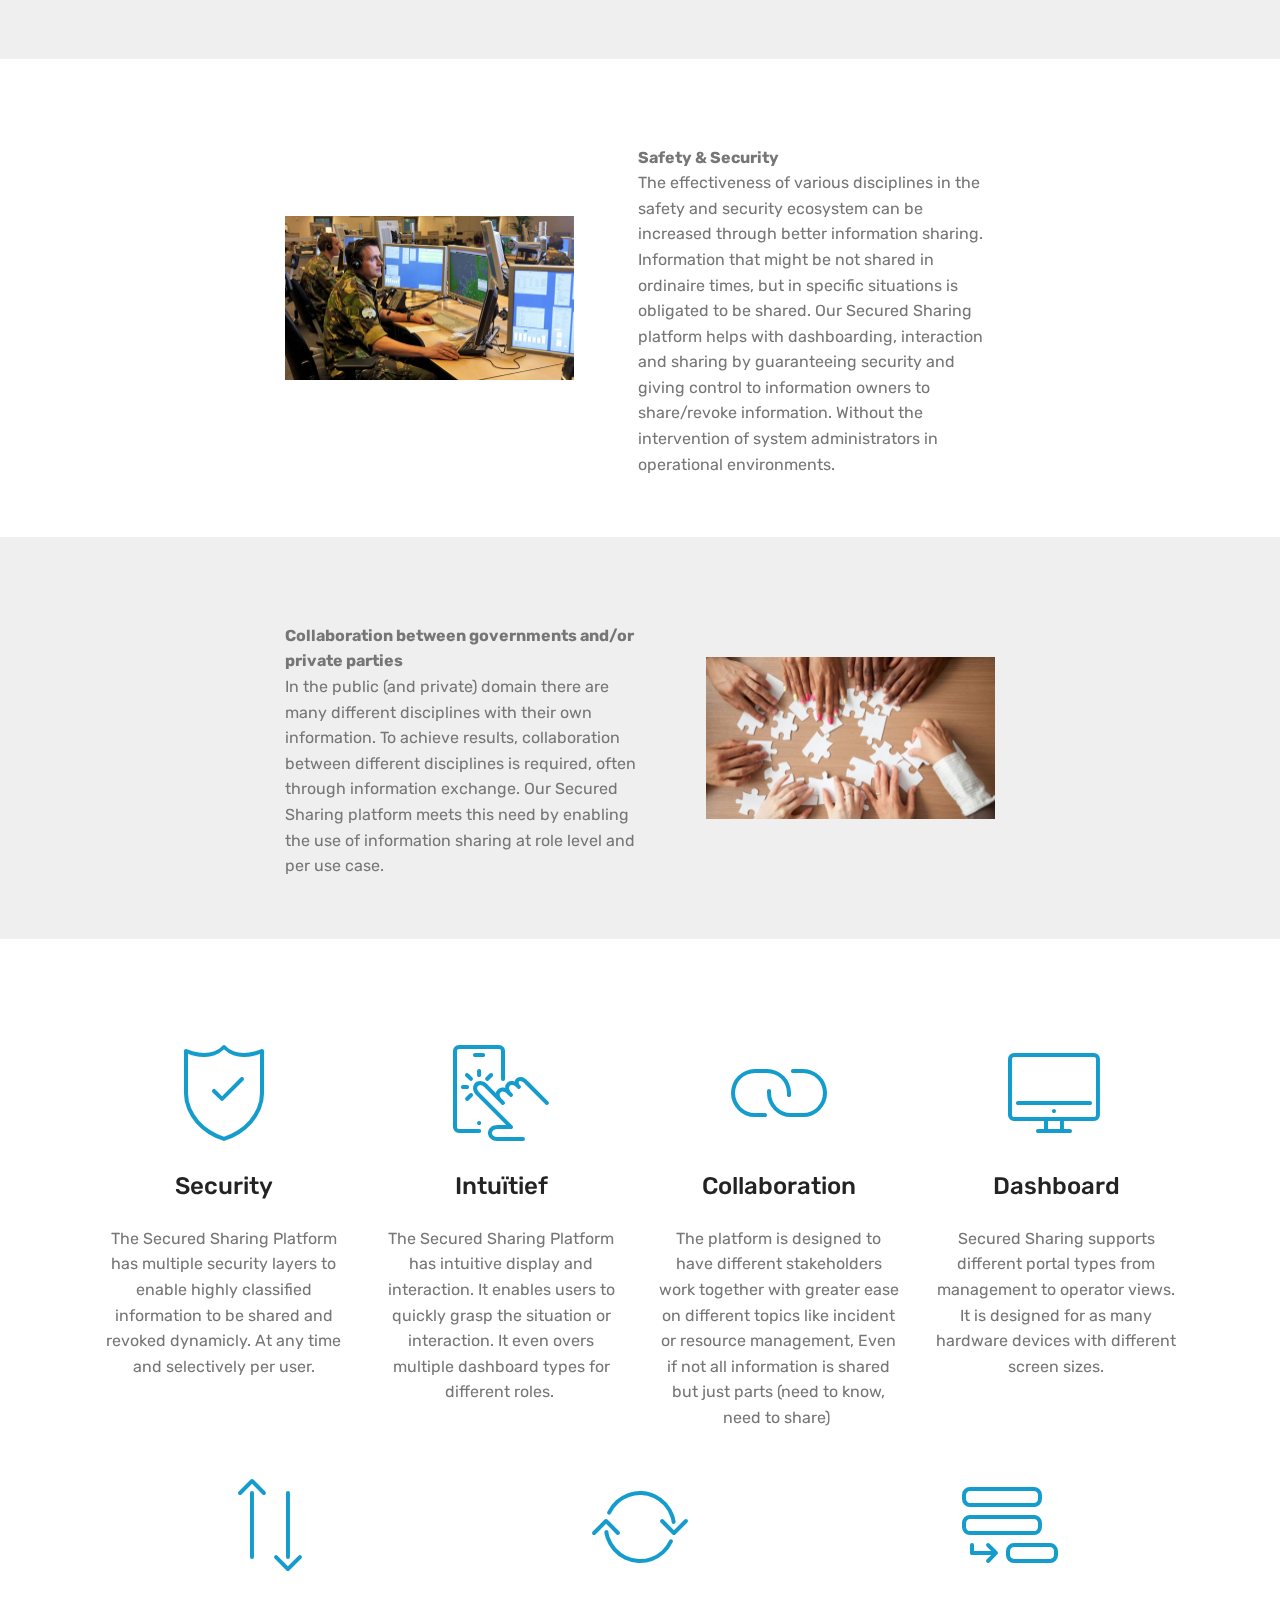
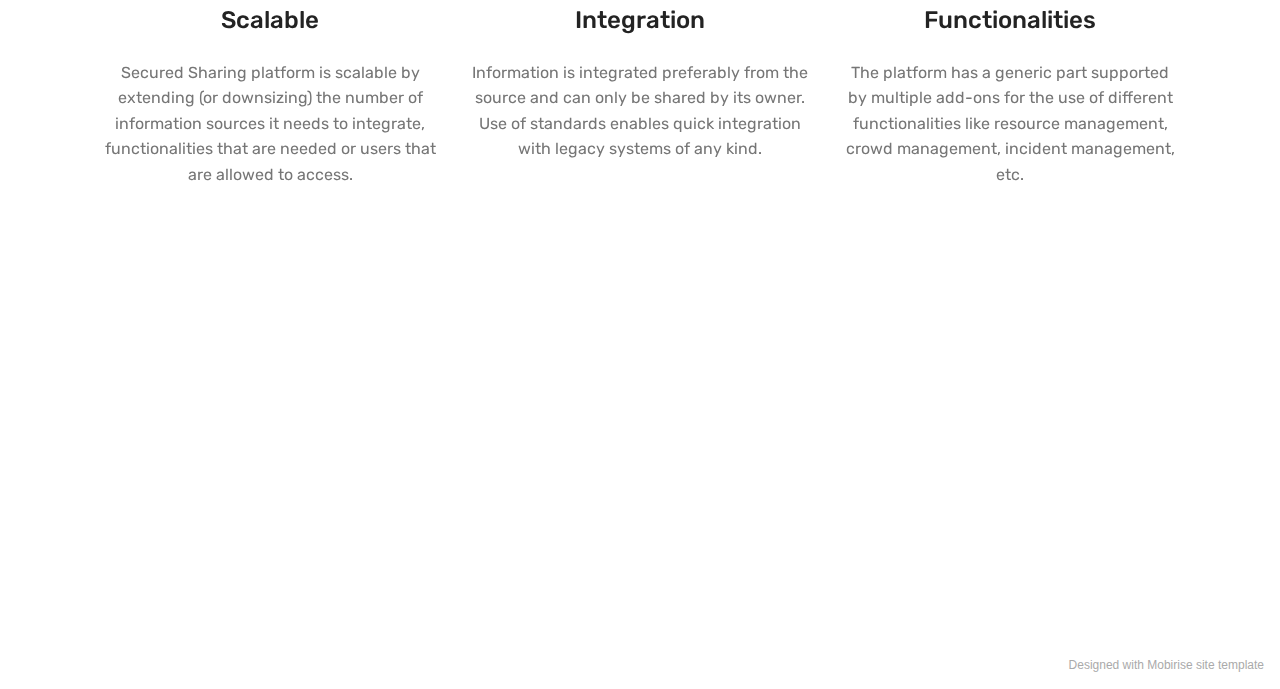
<file: page7.html>
<!DOCTYPE html>
<html  >
<head>
  <!-- Site made with Mobirise Website Builder v5.3.5, https://mobirise.com -->
  <meta charset="UTF-8">
  <meta http-equiv="X-UA-Compatible" content="IE=edge">
  <meta name="generator" content="Mobirise v5.3.5, mobirise.com">
  <meta name="viewport" content="width=device-width, initial-scale=1, minimum-scale=1">
  <link rel="shortcut icon" href="assets/images/logo-2.png" type="image/x-icon">
  <meta name="description" content="">
  
  
  <title>use cases</title>
  <link rel="stylesheet" href="assets/web/assets/mobirise-icons/mobirise-icons.css">
  <link rel="stylesheet" href="assets/web/assets/mobirise-icons2/mobirise2.css">
  <link rel="stylesheet" href="assets/web/assets/mobirise-icons-bold/mobirise-icons-bold.css">
  <link rel="stylesheet" href="assets/bootstrap/css/bootstrap.min.css">
  <link rel="stylesheet" href="assets/bootstrap/css/bootstrap-grid.min.css">
  <link rel="stylesheet" href="assets/bootstrap/css/bootstrap-reboot.min.css">
  <link rel="stylesheet" href="assets/tether/tether.min.css">
  <link rel="stylesheet" href="assets/dropdown/css/style.css">
  <link rel="stylesheet" href="assets/socicon/css/styles.css">
  <link rel="stylesheet" href="assets/theme/css/style.css">
  <link rel="preload" href="https://fonts.googleapis.com/css?family=Rubik:300,300i,400,400i,500,500i,700,700i,900,900i&display=swap" as="style" onload="this.onload=null;this.rel='stylesheet'">
  <noscript><link rel="stylesheet" href="https://fonts.googleapis.com/css?family=Rubik:300,300i,400,400i,500,500i,700,700i,900,900i&display=swap"></noscript>
  <link rel="preload" as="style" href="assets/mobirise/css/mbr-additional.css"><link rel="stylesheet" href="assets/mobirise/css/mbr-additional.css" type="text/css">
  
  
  
  
</head>
<body>
  
  <section class="header1 cid-s6Borcd3ay" data-bg-video="https://vimeo.com/132698054" id="header1-35">

    

    <div class="mbr-overlay" style="opacity: 0.8; background-color: rgb(7, 59, 76);">
    </div>

    <div class="container">
        <div class="row justify-content-md-center">
            <div class="mbr-white col-md-10">
                <h1 class="mbr-section-title align-center mbr-bold pb-3 mbr-fonts-style display-1">Use Cases</h1>
                <h3 class="mbr-section-subtitle align-center mbr-light pb-3 mbr-fonts-style display-2">Managing information sharing is becoming an increasingly important aspect in public and private domains. It ensures proactive action and thus effectiveness and efficiency.</h3>
                <p class="mbr-text align-center pb-3 mbr-fonts-style display-5"></p>
                <div class="mbr-section-btn align-center"><a class="btn btn-md btn-warning display-4" href="page7.html#content6-30">
                        <span class="mbr-iconfont mbri-file"></span>read more</a></div>
            </div>
        </div>
    </div>

</section>

<section class="mbr-section content6 cid-s6BeCr2n9I" id="content6-30">
    
     
    
    <div class="container">
        <div class="media-container-row">
            <div class="col-12 col-md-8">
                <div class="media-container-row">
                    <div class="mbr-figure" style="width: 90%;">
                      <img src="assets/images/mbr-436x289.jpeg" alt="Mobirise" title="">  
                    </div>
                    <div class="media-content">
                        <div class="mbr-section-text">
                            <p class="mbr-text mb-0 mbr-fonts-style display-7">
                               <br><strong>Crowd management</strong><br>Observation and mobilizing large groups of people requires a good information position. This is necessary to provide timely guidance before minor incidents develop into uncontrolled situations; proactive versus reactive. The information position is obtained by sensors, trend analyzes and control of, for example, traffic controllers and text billboards. The use of this is extremely suitable for corona measures and generic crowd monitoring for municipalities and other authorities.<br></p>
                        </div>
                    </div>
                </div>
            </div>
        </div>
    </div>
</section>

<section class="mbr-section content6 cid-s6BgxMdIhp" id="content6-31">
    
     
    
    <div class="container">
        <div class="media-container-row">
            <div class="col-12 col-md-8">
                <div class="media-container-row">
                    <div class="mbr-figure" style="width: 90%;">
                      <img src="assets/images/smart-city-578x385.jpeg" alt="Mobirise" title="">  
                    </div>
                    <div class="media-content">
                        <div class="mbr-section-text">
                            <p class="mbr-text mb-0 mbr-fonts-style display-7">
                               <strong><br>Smart City<br></strong>A city is a large and complex environment with various simultaneous activities within different themes like 'corona'; social distance, mobility, enforcement, the economy, etc. By using and managing information, it makes it easier for operators, administrators and residents not only to get a better overview, but also to smartly use existing information for multiple other themes as well; safety, economic, mobility, ... . The crowd management use case provides a permanent first step towards a smart city.</p>
                        </div>
                    </div>
                </div>
            </div>
        </div>
    </div>
</section>

<section class="mbr-section content6 cid-s6BhNuVOAz" id="content6-32">
    
     
    
    <div class="container">
        <div class="media-container-row">
            <div class="col-12 col-md-8">
                <div class="media-container-row">
                    <div class="mbr-figure" style="width: 90%;">
                      <img src="assets/images/defensie-578x329.jpg" alt="Mobirise" title="">  
                    </div>
                    <div class="media-content">
                        <div class="mbr-section-text">
                            <p class="mbr-text mb-0 mbr-fonts-style display-7"><strong><br>Safety &amp; Security<br></strong>The effectiveness of various disciplines in the safety and security ecosystem can be increased through better information sharing. Information that might be not shared in ordinaire times, but in specific situations is obligated to be shared. Our Secured Sharing platform helps with dashboarding, interaction and sharing by guaranteeing security and giving control to information owners to share/revoke information. Without the intervention of system administrators in operational environments.<br></p>
                        </div>
                    </div>
                </div>
            </div>
        </div>
    </div>
</section>

<section class="mbr-section content6 cid-s6BjQ5gftC" id="content6-33">
    
     
    
    <div class="container">
        <div class="media-container-row">
            <div class="col-12 col-md-8">
                <div class="media-container-row">
                    <div class="mbr-figure" style="width: 90%;">
                      <img src="assets/images/samenwerking-578x386.jpeg" alt="Mobirise" title="">  
                    </div>
                    <div class="media-content">
                        <div class="mbr-section-text">
                            <p class="mbr-text mb-0 mbr-fonts-style display-7">
                               <strong><br>Collaboration between governments and/or private parties<br></strong>In the public (and private) domain there are many different disciplines with their own information. To achieve results, collaboration between different disciplines is required, often through information exchange. Our Secured Sharing platform meets this need by enabling the use of information sharing at role level and per use case.</p>
                        </div>
                    </div>
                </div>
            </div>
        </div>
    </div>
</section>

<section class="features1 cid-s3XVQkjLwF" id="features1-23">
    
    

    
    <div class="container">
        <div class="media-container-row">

            <div class="card p-3 col-12 col-md-6 col-lg-3">
                <div class="card-img pb-3">
                    <span class="mbr-iconfont mbri-protect"></span>
                </div>
                <div class="card-box">
                    <h4 class="card-title py-3 mbr-fonts-style display-5">
                        Security</h4>
                    <p class="mbr-text mbr-fonts-style display-7">The Secured Sharing Platform has multiple security layers to enable highly classified information to be shared and revoked dynamicly. At any time and selectively per user.</p>
                </div>
            </div>

            <div class="card p-3 col-12 col-md-6 col-lg-3">
                <div class="card-img pb-3">
                    <span class="mbri-touch mbr-iconfont"></span>
                </div>
                <div class="card-box">
                    <h4 class="card-title py-3 mbr-fonts-style display-5">
                        Intuïtief</h4>
                    <p class="mbr-text mbr-fonts-style display-7">The Secured Sharing Platform has intuitive display and interaction. It enables users to quickly grasp the situation or interaction. It even overs multiple dashboard types for different roles.&nbsp;</p>
                </div>
            </div>

            <div class="card p-3 col-12 col-md-6 col-lg-3">
                <div class="card-img pb-3">
                    <span class="mbr-iconfont mbri-link"></span>
                </div>
                <div class="card-box">
                    <h4 class="card-title py-3 mbr-fonts-style display-5">Collaboration</h4>
                    <p class="mbr-text mbr-fonts-style display-7">The platform is designed to have different stakeholders work together with greater ease on different topics like incident or resource management, Even if not all information is shared but just parts (need to know, need to share)&nbsp;</p>
                </div>
            </div>

            <div class="card p-3 col-12 col-md-6 col-lg-3">
                <div class="card-img pb-3">
                    <span class="mbri-desktop mbr-iconfont"></span>
                </div>
                <div class="card-box">
                    <h4 class="card-title py-3 mbr-fonts-style display-5">
                        Dashboard</h4>
                    <p class="mbr-text mbr-fonts-style display-7">Secured Sharing supports different portal types from management to operator views. It is designed for as many hardware devices with different screen sizes.</p>
                </div>
            </div>

        </div>

    </div>

</section>

<section class="features1 cid-s3XVQkQPl9" id="features1-24">
    
    

    
    <div class="container">
        <div class="media-container-row">

            <div class="card p-3 col-12 col-md-6 col-lg-4">
                <div class="card-img pb-3">
                    <span class="mbr-iconfont mbri-up-down"></span>
                </div>
                <div class="card-box">
                    <h4 class="card-title py-3 mbr-fonts-style display-5">
                        Scalable</h4>
                    <p class="mbr-text mbr-fonts-style display-7">Secured Sharing platform is scalable by extending (or downsizing) the number of information sources it needs to integrate, functionalities that are needed or users that are allowed to access.</p>
                </div>
            </div>

            <div class="card p-3 col-12 col-md-6 col-lg-4">
                <div class="card-img pb-3">
                    <span class="mbr-iconfont mbri-update"></span>
                </div>
                <div class="card-box">
                    <h4 class="card-title py-3 mbr-fonts-style display-5">Integration</h4>
                    <p class="mbr-text mbr-fonts-style display-7">Information is integrated preferably from the source and can only be shared by its owner. Use of standards enables quick integration with legacy systems of any kind.</p>
                </div>
            </div>

            <div class="card p-3 col-12 col-md-6 col-lg-4">
                <div class="card-img pb-3">
                    <span class="mbr-iconfont mbri-add-submenu"></span>
                </div>
                <div class="card-box">
                    <h4 class="card-title py-3 mbr-fonts-style display-5">Functionalities</h4>
                    <p class="mbr-text mbr-fonts-style display-7">The platform has a generic part supported by multiple add-ons for the use of different functionalities like resource management, crowd management, incident management, etc.</p>
                </div>
            </div>

            

        </div>

    </div>

</section>

<section class="cid-szbnB2yJfe mbr-reveal" id="footer1-4j">

    

    

    <div class="container">
        <div class="media-container-row content text-white">
            <div class="col-12 col-md-3">
                <div class="media-wrap">
                    <a href="https://mobirise.com/">
                        <img src="assets/images/welcome-to-vectr-2.svg" alt="Mobirise" title="">
                    </a>
                </div>
            </div>
            <div class="col-12 col-md-3 mbr-fonts-style display-7">
                <h5 class="pb-3">
                    Address</h5>
                <p class="mbr-text">Zuidelijke Havenweg 40<br>7554 RR Hengelo</p>
            </div>
            <div class="col-12 col-md-3 mbr-fonts-style display-7">
                <h5 class="pb-3">
                    Contact</h5>
                <p class="mbr-text">
                    Email: <a href="page3.html" class="text-primary">click here</a><a href="page3.html#form1-2c" class="text-white">&nbsp;</a><br>Phone: +31 (0) 6 22 55 10 05&nbsp;<br><br></p>
            </div>
            <div class="col-12 col-md-3 mbr-fonts-style display-7">
                <h5 class="pb-3"></h5>
                <p class="mbr-text"></p>
            </div>
        </div>
        <div class="footer-lower">
            <div class="media-container-row">
                <div class="col-sm-12">
                    <hr>
                </div>
            </div>
            <div class="media-container-row mbr-white">
                <div class="col-sm-6 copyright">
                    <p class="mbr-text mbr-fonts-style display-7">
                        © Copyright 2020 Thalesgroup</p>
                </div>
                <div class="col-md-6">
                    
                </div>
            </div>
        </div>
    </div>
</section>

<section class="menu cid-s3XVQm3Tb1" once="menu" id="menu1-26">

    

    <nav class="navbar navbar-expand beta-menu navbar-dropdown align-items-center navbar-fixed-top navbar-toggleable-sm">
        <button class="navbar-toggler navbar-toggler-right" type="button" data-toggle="collapse" data-target="#navbarSupportedContent" aria-controls="navbarSupportedContent" aria-expanded="false" aria-label="Toggle navigation">
            <div class="hamburger">
                <span></span>
                <span></span>
                <span></span>
                <span></span>
            </div>
        </button>
        <div class="menu-logo">
            <div class="navbar-brand">
                <span class="navbar-logo">
                    <a href="index.html">
                         <img src="assets/images/logo-2.png" alt="Thales" title="Secured Sharing" style="height: 3.8rem;">
                    </a>
                </span>
                <span class="navbar-caption-wrap"><a class="navbar-caption text-white display-5" href="index.html"></a></span>
            </div>
        </div>
        <div class="collapse navbar-collapse" id="navbarSupportedContent">
            <ul class="navbar-nav nav-dropdown" data-app-modern-menu="true"><li class="nav-item"><a class="nav-link link text-white display-4" href="index.html"><span class="mbri-home mbr-iconfont mbr-iconfont-btn"></span>Home</a></li><li class="nav-item"><a class="nav-link link text-white display-4" href="page1.html"><span class="mbrib-database mbr-iconfont mbr-iconfont-btn" style="color: rgb(239, 239, 239);"></span>
                        Platform</a></li><li class="nav-item"><a class="nav-link link text-white display-4" href="page7.html"><span class="mbri-cursor-click mbr-iconfont mbr-iconfont-btn"></span>Use Cases<br></a></li><li class="nav-item"><a class="nav-link link text-white display-4" href="page5.html"><span class="mbrib-file mbr-iconfont mbr-iconfont-btn"></span>References</a></li><li class="nav-item">
                    <a class="nav-link link text-white display-4" href="page3.html#form1-2c"><span class="mobi-mbri mobi-mbri-phone mbr-iconfont mbr-iconfont-btn"></span>
                        Contact</a>
                </li><li class="nav-item"><a class="nav-link link text-white display-4" href="https://mobirise.co">
                        </a></li><li class="nav-item"><a class="nav-link link text-white display-4" href="https://mobirise.co">
                        </a></li></ul>
            <div class="navbar-buttons mbr-section-btn"><a class="btn btn-sm btn-warning display-4" href="page6.html"><span class="mbri-user mbr-iconfont mbr-iconfont-btn"><br></span>Log in<br>
                    </a></div>
        </div>
    </nav>
</section><section style="background-color: #fff; font-family: -apple-system, BlinkMacSystemFont, 'Segoe UI', 'Roboto', 'Helvetica Neue', Arial, sans-serif; color:#aaa; font-size:12px; padding: 0; align-items: center; display: flex;"><a href="https://mobirise.site/u" style="flex: 1 1; height: 3rem; padding-left: 1rem;"></a><p style="flex: 0 0 auto; margin:0; padding-right:1rem;"><a href="https://mobirise.site/t" style="color:#aaa;">Designed</a> with Mobirise site template</p></section><script src="assets/web/assets/jquery/jquery.min.js"></script>  <script src="assets/popper/popper.min.js"></script>  <script src="assets/bootstrap/js/bootstrap.min.js"></script>  <script src="assets/tether/tether.min.js"></script>  <script src="assets/smoothscroll/smooth-scroll.js"></script>  <script src="assets/ytplayer/jquery.mb.ytplayer.min.js"></script>  <script src="assets/vimeoplayer/jquery.mb.vimeo_player.js"></script>  <script src="assets/dropdown/js/nav-dropdown.js"></script>  <script src="assets/dropdown/js/navbar-dropdown.js"></script>  <script src="assets/touchswipe/jquery.touch-swipe.min.js"></script>  <script src="assets/theme/js/script.js"></script>  
  
  
</body>
</html>
</file>
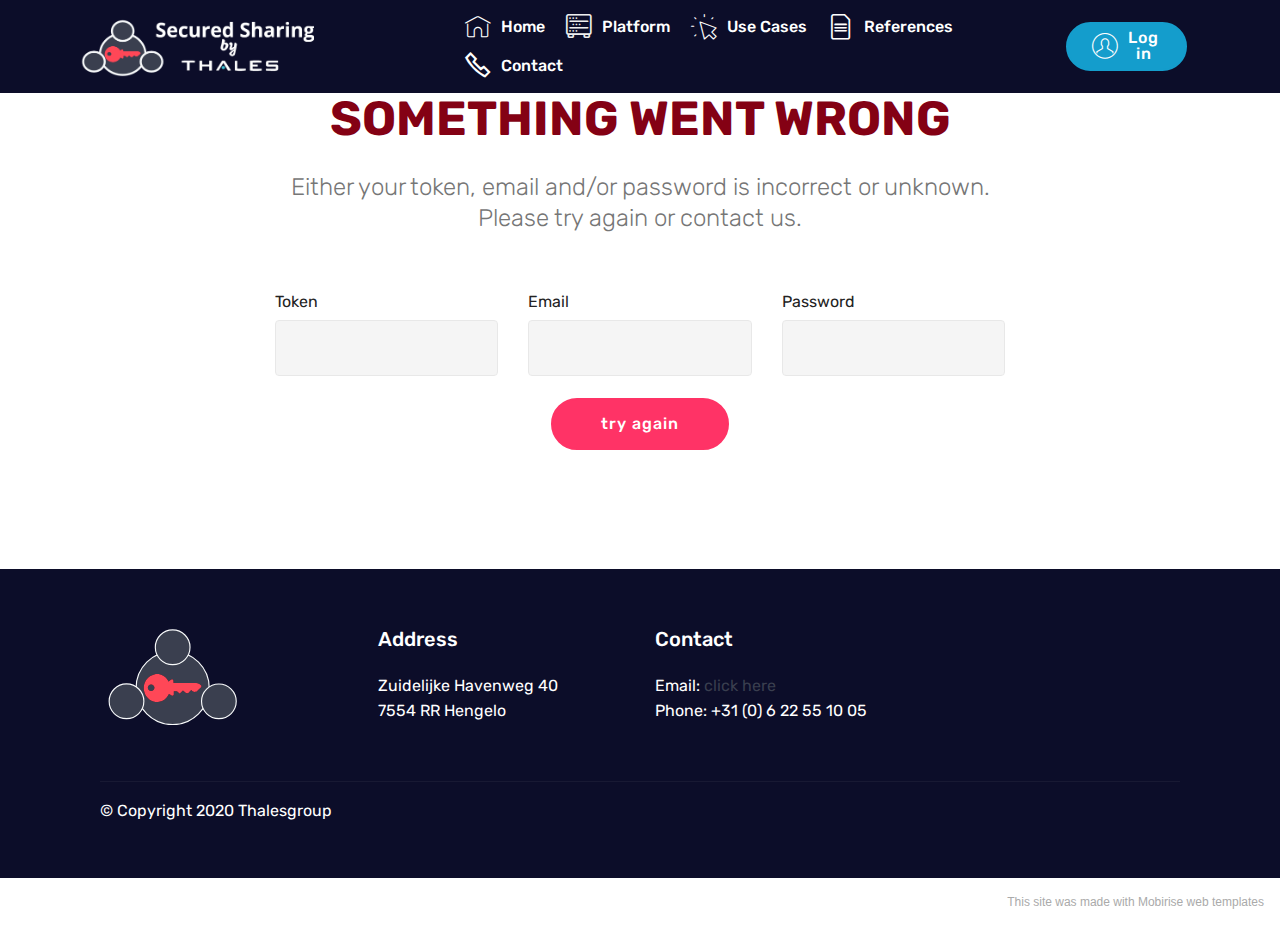
<file: page8.html>
<!DOCTYPE html>
<html  >
<head>
  <!-- Site made with Mobirise Website Builder v5.3.5, https://mobirise.com -->
  <meta charset="UTF-8">
  <meta http-equiv="X-UA-Compatible" content="IE=edge">
  <meta name="generator" content="Mobirise v5.3.5, mobirise.com">
  <meta name="viewport" content="width=device-width, initial-scale=1, minimum-scale=1">
  <link rel="shortcut icon" href="assets/images/logo-2.png" type="image/x-icon">
  <meta name="description" content="Web Page Generator Description">
  
  
  <title>Inloggen2</title>
  <link rel="stylesheet" href="assets/web/assets/mobirise-icons2/mobirise2.css">
  <link rel="stylesheet" href="assets/web/assets/mobirise-icons/mobirise-icons.css">
  <link rel="stylesheet" href="assets/web/assets/mobirise-icons-bold/mobirise-icons-bold.css">
  <link rel="stylesheet" href="assets/bootstrap/css/bootstrap.min.css">
  <link rel="stylesheet" href="assets/bootstrap/css/bootstrap-grid.min.css">
  <link rel="stylesheet" href="assets/bootstrap/css/bootstrap-reboot.min.css">
  <link rel="stylesheet" href="assets/tether/tether.min.css">
  <link rel="stylesheet" href="assets/dropdown/css/style.css">
  <link rel="stylesheet" href="assets/socicon/css/styles.css">
  <link rel="stylesheet" href="assets/theme/css/style.css">
  <link rel="preload" href="https://fonts.googleapis.com/css?family=Rubik:300,300i,400,400i,500,500i,700,700i,900,900i&display=swap" as="style" onload="this.onload=null;this.rel='stylesheet'">
  <noscript><link rel="stylesheet" href="https://fonts.googleapis.com/css?family=Rubik:300,300i,400,400i,500,500i,700,700i,900,900i&display=swap"></noscript>
  <link rel="preload" as="style" href="assets/mobirise/css/mbr-additional.css"><link rel="stylesheet" href="assets/mobirise/css/mbr-additional.css" type="text/css">
  
  
  
  
</head>
<body>
  
  <section class="menu cid-s6MJUXaCYq" once="menu" id="menu1-3p">

    

    <nav class="navbar navbar-expand beta-menu navbar-dropdown align-items-center navbar-fixed-top navbar-toggleable-sm">
        <button class="navbar-toggler navbar-toggler-right" type="button" data-toggle="collapse" data-target="#navbarSupportedContent" aria-controls="navbarSupportedContent" aria-expanded="false" aria-label="Toggle navigation">
            <div class="hamburger">
                <span></span>
                <span></span>
                <span></span>
                <span></span>
            </div>
        </button>
        <div class="menu-logo">
            <div class="navbar-brand">
                <span class="navbar-logo">
                    <a href="index.html">
                         <img src="assets/images/logo-2.png" alt="Thales" title="Secured Sharing" style="height: 3.8rem;">
                    </a>
                </span>
                <span class="navbar-caption-wrap"><a class="navbar-caption text-white display-5" href="index.html"></a></span>
            </div>
        </div>
        <div class="collapse navbar-collapse" id="navbarSupportedContent">
            <ul class="navbar-nav nav-dropdown" data-app-modern-menu="true"><li class="nav-item"><a class="nav-link link text-white display-4" href="index.html"><span class="mbri-home mbr-iconfont mbr-iconfont-btn"></span>Home</a></li><li class="nav-item"><a class="nav-link link text-white display-4" href="page1.html"><span class="mbrib-database mbr-iconfont mbr-iconfont-btn" style="color: rgb(239, 239, 239);"></span>
                        Platform</a></li><li class="nav-item"><a class="nav-link link text-white display-4" href="page7.html"><span class="mbri-cursor-click mbr-iconfont mbr-iconfont-btn"></span>Use Cases<br></a></li><li class="nav-item"><a class="nav-link link text-white display-4" href="page5.html"><span class="mbrib-file mbr-iconfont mbr-iconfont-btn"></span>References</a></li><li class="nav-item">
                    <a class="nav-link link text-white display-4" href="page3.html#form1-2c"><span class="mobi-mbri mobi-mbri-phone mbr-iconfont mbr-iconfont-btn"></span>
                        Contact</a>
                </li><li class="nav-item"><a class="nav-link link text-white display-4" href="https://mobirise.co">
                        </a></li><li class="nav-item"><a class="nav-link link text-white display-4" href="https://mobirise.co">
                        </a></li></ul>
            <div class="navbar-buttons mbr-section-btn"><a class="btn btn-sm btn-warning display-4" href="page6.html"><span class="mbri-user mbr-iconfont mbr-iconfont-btn"><br></span>Log in<br>
                    </a></div>
        </div>
    </nav>
</section>

<section class="mbr-section form1 cid-s6MJUXyXE7" id="form1-3q">

    

    
    <div class="container">
        <div class="row justify-content-center">
            <div class="title col-12 col-lg-8">
                <h2 class="mbr-section-title align-center pb-3 mbr-fonts-style display-2"><strong>
                    SOMETHING WENT WRONG</strong></h2>
                <h3 class="mbr-section-subtitle align-center mbr-light pb-3 mbr-fonts-style display-5">Either your token, email and/or password is incorrect or unknown.<br>Please try again or contact us.</h3>
            </div>
        </div>
    </div>
    <div class="container">
        <div class="row justify-content-center">
            <div class="media-container-column col-lg-8" data-form-type="formoid">
                <!---Formbuilder Form--->
                <form action="https://mobirise.eu/" method="POST" class="mbr-form form-with-styler" data-form-title="Mobirise Form"><input type="hidden" name="email" data-form-email="true" value="3UiTUbsAf1/zC4I9TNNM7IrqZ+jUcmQa/VFpj1aKB7osdqXwND8ggVQtewIPgwOb750cyN+2TpWu/RluA5OsKiuMGx+/zRqFrZNR7HWDpp1onsEn0ou7tsvKEoUpcE6v">
                    <div class="row">
                        <div hidden="hidden" data-form-alert="" class="alert alert-success col-12">Verkeerde mailadres en/of password, probeer opnieuw of neem contact op met de helpdesk</div>
                        <div hidden="hidden" data-form-alert-danger="" class="alert alert-danger col-12">
                        </div>
                    </div>
                    <div class="dragArea row">
                        <div class="col-md-4  form-group" data-for="name">
                            <label for="name-form1-3q" class="form-control-label mbr-fonts-style display-7">Token</label>
                            <input type="text" name="name" data-form-field="Name" required="required" class="form-control display-7" id="name-form1-3q">
                        </div>
                        <div class="col-md-4  form-group" data-for="email">
                            <label for="email-form1-3q" class="form-control-label mbr-fonts-style display-7">Email</label>
                            <input type="email" name="email" data-form-field="Email" required="required" class="form-control display-7" id="email-form1-3q">
                        </div>
                        <div data-for="phone" class="col-md-4  form-group">
                            <label for="phone-form1-3q" class="form-control-label mbr-fonts-style display-7">Password</label>
                            <input type="tel" name="phone" data-form-field="Phone" class="form-control display-7" id="phone-form1-3q">
                        </div>
                        
                        <div class="col-md-12 input-group-btn align-center"><button type="submit" class="btn btn-form btn-secondary display-4" href="page8.html">try again</button></div>
                    </div>
                </form><!---Formbuilder Form--->
            </div>
        </div>
    </div>
</section>

<section class="cid-szcXIf0Vf0 mbr-reveal" id="footer1-4q">

    

    

    <div class="container">
        <div class="media-container-row content text-white">
            <div class="col-12 col-md-3">
                <div class="media-wrap">
                    <a href="https://mobirise.com/">
                        <img src="assets/images/welcome-to-vectr-2.svg" alt="Mobirise" title="">
                    </a>
                </div>
            </div>
            <div class="col-12 col-md-3 mbr-fonts-style display-7">
                <h5 class="pb-3">
                    Address</h5>
                <p class="mbr-text">Zuidelijke Havenweg 40<br>7554 RR Hengelo</p>
            </div>
            <div class="col-12 col-md-3 mbr-fonts-style display-7">
                <h5 class="pb-3">
                    Contact</h5>
                <p class="mbr-text">
                    Email: <a href="page3.html" class="text-primary">click here</a><a href="page3.html#form1-2c" class="text-white">&nbsp;</a><br>Phone: +31 (0) 6 22 55 10 05&nbsp;<br><br></p>
            </div>
            <div class="col-12 col-md-3 mbr-fonts-style display-7">
                <h5 class="pb-3"></h5>
                <p class="mbr-text"></p>
            </div>
        </div>
        <div class="footer-lower">
            <div class="media-container-row">
                <div class="col-sm-12">
                    <hr>
                </div>
            </div>
            <div class="media-container-row mbr-white">
                <div class="col-sm-6 copyright">
                    <p class="mbr-text mbr-fonts-style display-7">
                        © Copyright 2020 Thalesgroup</p>
                </div>
                <div class="col-md-6">
                    
                </div>
            </div>
        </div>
    </div>
</section><section style="background-color: #fff; font-family: -apple-system, BlinkMacSystemFont, 'Segoe UI', 'Roboto', 'Helvetica Neue', Arial, sans-serif; color:#aaa; font-size:12px; padding: 0; align-items: center; display: flex;"><a href="https://mobirise.site/x" style="flex: 1 1; height: 3rem; padding-left: 1rem;"></a><p style="flex: 0 0 auto; margin:0; padding-right:1rem;"><a href="https://mobirise.site/q" style="color:#aaa;">This site</a> was made with Mobirise web templates</p></section><script src="assets/web/assets/jquery/jquery.min.js"></script>  <script src="assets/popper/popper.min.js"></script>  <script src="assets/bootstrap/js/bootstrap.min.js"></script>  <script src="assets/tether/tether.min.js"></script>  <script src="assets/smoothscroll/smooth-scroll.js"></script>  <script src="assets/dropdown/js/nav-dropdown.js"></script>  <script src="assets/dropdown/js/navbar-dropdown.js"></script>  <script src="assets/touchswipe/jquery.touch-swipe.min.js"></script>  <script src="assets/theme/js/script.js"></script>  <script src="assets/formoid/formoid.min.js"></script>  
  
  
</body>
</html>
</file>
<file: assets/web/assets/mobirise-icons2/mobirise2.css>
@font-face {
  font-family: 'Moririse2';
  font-display: swap;
  src:  url('mobirise2.eot?f2bix4');
  src:  url('mobirise2.eot?f2bix4#iefix') format('embedded-opentype'),
    url('mobirise2.ttf?f2bix4') format('truetype'),
    url('mobirise2.woff?f2bix4') format('woff'),
    url('mobirise2.svg?f2bix4#mobirise2') format('svg');
  font-weight: normal;
  font-style: normal;
}

[class^="mobi-"], [class*=" mobi-"] {
  /* use !important to prevent issues with browser extensions that change fonts */
  font-family: 'Moririse2' !important;
  speak: none;
  font-style: normal;
  font-weight: normal;
  font-variant: normal;
  text-transform: none;
  line-height: 1;

  /* Better Font Rendering =========== */
  -webkit-font-smoothing: antialiased;
  -moz-osx-font-smoothing: grayscale;
}

.mobi-mbri-add-submenu:before {
  content: "\e900";
}
.mobi-mbri-alert:before {
  content: "\e901";
}
.mobi-mbri-align-center:before {
  content: "\e902";
}
.mobi-mbri-align-justify:before {
  content: "\e903";
}
.mobi-mbri-align-left:before {
  content: "\e904";
}
.mobi-mbri-align-right:before {
  content: "\e905";
}
.mobi-mbri-android:before {
  content: "\e906";
}
.mobi-mbri-apple:before {
  content: "\e907";
}
.mobi-mbri-arrow-down:before {
  content: "\e908";
}
.mobi-mbri-arrow-next:before {
  content: "\e909";
}
.mobi-mbri-arrow-prev:before {
  content: "\e90a";
}
.mobi-mbri-arrow-up:before {
  content: "\e90b";
}
.mobi-mbri-bold:before {
  content: "\e90c";
}
.mobi-mbri-bookmark:before {
  content: "\e90d";
}
.mobi-mbri-bootstrap:before {
  content: "\e90e";
}
.mobi-mbri-briefcase:before {
  content: "\e90f";
}
.mobi-mbri-browse:before {
  content: "\e910";
}
.mobi-mbri-bulleted-list:before {
  content: "\e911";
}
.mobi-mbri-calendar:before {
  content: "\e912";
}
.mobi-mbri-camera:before {
  content: "\e913";
}
.mobi-mbri-cart-add:before {
  content: "\e914";
}
.mobi-mbri-cart-full:before {
  content: "\e915";
}
.mobi-mbri-cash:before {
  content: "\e916";
}
.mobi-mbri-change-style:before {
  content: "\e917";
}
.mobi-mbri-chat:before {
  content: "\e918";
}
.mobi-mbri-clock:before {
  content: "\e919";
}
.mobi-mbri-close:before {
  content: "\e91a";
}
.mobi-mbri-cloud:before {
  content: "\e91b";
}
.mobi-mbri-code:before {
  content: "\e91c";
}
.mobi-mbri-contact-form:before {
  content: "\e91d";
}
.mobi-mbri-credit-card:before {
  content: "\e91e";
}
.mobi-mbri-cursor-click:before {
  content: "\e91f";
}
.mobi-mbri-cust-feedback:before {
  content: "\e920";
}
.mobi-mbri-database:before {
  content: "\e921";
}
.mobi-mbri-delivery:before {
  content: "\e922";
}
.mobi-mbri-desktop:before {
  content: "\e923";
}
.mobi-mbri-devices:before {
  content: "\e924";
}
.mobi-mbri-down:before {
  content: "\e925";
}
.mobi-mbri-download-2:before {
  content: "\e926";
}
.mobi-mbri-download:before {
  content: "\e927";
}
.mobi-mbri-drag-n-drop-2:before {
  content: "\e928";
}
.mobi-mbri-drag-n-drop:before {
  content: "\e929";
}
.mobi-mbri-edit-2:before {
  content: "\e92a";
}
.mobi-mbri-edit:before {
  content: "\e92b";
}
.mobi-mbri-error:before {
  content: "\e92c";
}
.mobi-mbri-extension:before {
  content: "\e92d";
}
.mobi-mbri-features:before {
  content: "\e92e";
}
.mobi-mbri-file:before {
  content: "\e92f";
}
.mobi-mbri-flag:before {
  content: "\e930";
}
.mobi-mbri-folder:before {
  content: "\e931";
}
.mobi-mbri-gift:before {
  content: "\e932";
}
.mobi-mbri-github:before {
  content: "\e933";
}
.mobi-mbri-globe-2:before {
  content: "\e934";
}
.mobi-mbri-globe:before {
  content: "\e935";
}
.mobi-mbri-growing-chart:before {
  content: "\e936";
}
.mobi-mbri-hearth:before {
  content: "\e937";
}
.mobi-mbri-help:before {
  content: "\e938";
}
.mobi-mbri-home:before {
  content: "\e939";
}
.mobi-mbri-hot-cup:before {
  content: "\e93a";
}
.mobi-mbri-idea:before {
  content: "\e93b";
}
.mobi-mbri-image-gallery:before {
  content: "\e93c";
}
.mobi-mbri-image-slider:before {
  content: "\e93d";
}
.mobi-mbri-info:before {
  content: "\e93e";
}
.mobi-mbri-italic:before {
  content: "\e93f";
}
.mobi-mbri-key:before {
  content: "\e940";
}
.mobi-mbri-laptop:before {
  content: "\e941";
}
.mobi-mbri-layers:before {
  content: "\e942";
}
.mobi-mbri-left-right:before {
  content: "\e943";
}
.mobi-mbri-left:before {
  content: "\e944";
}
.mobi-mbri-letter:before {
  content: "\e945";
}
.mobi-mbri-like:before {
  content: "\e946";
}
.mobi-mbri-link:before {
  content: "\e947";
}
.mobi-mbri-lock:before {
  content: "\e948";
}
.mobi-mbri-login:before {
  content: "\e949";
}
.mobi-mbri-logout:before {
  content: "\e94a";
}
.mobi-mbri-magic-stick:before {
  content: "\e94b";
}
.mobi-mbri-map-pin:before {
  content: "\e94c";
}
.mobi-mbri-menu:before {
  content: "\e94d";
}
.mobi-mbri-mobile-2:before {
  content: "\e94e";
}
.mobi-mbri-mobile-horizontal:before {
  content: "\e94f";
}
.mobi-mbri-mobile:before {
  content: "\e950";
}
.mobi-mbri-mobirise:before {
  content: "\e951";
}
.mobi-mbri-more-horizontal:before {
  content: "\e952";
}
.mobi-mbri-more-vertical:before {
  content: "\e953";
}
.mobi-mbri-music:before {
  content: "\e954";
}
.mobi-mbri-new-file:before {
  content: "\e955";
}
.mobi-mbri-numbered-list:before {
  content: "\e956";
}
.mobi-mbri-opened-folder:before {
  content: "\e957";
}
.mobi-mbri-pages:before {
  content: "\e958";
}
.mobi-mbri-paper-plane:before {
  content: "\e959";
}
.mobi-mbri-paperclip:before {
  content: "\e95a";
}
.mobi-mbri-phone:before {
  content: "\e95b";
}
.mobi-mbri-photo:before {
  content: "\e95c";
}
.mobi-mbri-photos:before {
  content: "\e95d";
}
.mobi-mbri-pin:before {
  content: "\e95e";
}
.mobi-mbri-play:before {
  content: "\e95f";
}
.mobi-mbri-plus:before {
  content: "\e960";
}
.mobi-mbri-preview:before {
  content: "\e961";
}
.mobi-mbri-print:before {
  content: "\e962";
}
.mobi-mbri-protect:before {
  content: "\e963";
}
.mobi-mbri-question:before {
  content: "\e964";
}
.mobi-mbri-quote-left:before {
  content: "\e965";
}
.mobi-mbri-quote-right:before {
  content: "\e966";
}
.mobi-mbri-redo:before {
  content: "\e967";
}
.mobi-mbri-refresh:before {
  content: "\e968";
}
.mobi-mbri-responsive-2:before {
  content: "\e969";
}
.mobi-mbri-responsive:before {
  content: "\e96a";
}
.mobi-mbri-right:before {
  content: "\e96b";
}
.mobi-mbri-rocket:before {
  content: "\e96c";
}
.mobi-mbri-sad-face:before {
  content: "\e96d";
}
.mobi-mbri-sale:before {
  content: "\e96e";
}
.mobi-mbri-save:before {
  content: "\e96f";
}
.mobi-mbri-search:before {
  content: "\e970";
}
.mobi-mbri-setting-2:before {
  content: "\e971";
}
.mobi-mbri-setting-3:before {
  content: "\e972";
}
.mobi-mbri-setting:before {
  content: "\e973";
}
.mobi-mbri-share:before {
  content: "\e974";
}
.mobi-mbri-shopping-bag:before {
  content: "\e975";
}
.mobi-mbri-shopping-basket:before {
  content: "\e976";
}
.mobi-mbri-shopping-cart:before {
  content: "\e977";
}
.mobi-mbri-sites:before {
  content: "\e978";
}
.mobi-mbri-smile-face:before {
  content: "\e979";
}
.mobi-mbri-speed:before {
  content: "\e97a";
}
.mobi-mbri-star:before {
  content: "\e97b";
}
.mobi-mbri-success:before {
  content: "\e97c";
}
.mobi-mbri-sun:before {
  content: "\e97d";
}
.mobi-mbri-sun2:before {
  content: "\e97e";
}
.mobi-mbri-tablet-vertical:before {
  content: "\e97f";
}
.mobi-mbri-tablet:before {
  content: "\e980";
}
.mobi-mbri-target:before {
  content: "\e981";
}
.mobi-mbri-timer:before {
  content: "\e982";
}
.mobi-mbri-to-ftp:before {
  content: "\e983";
}
.mobi-mbri-to-local-drive:before {
  content: "\e984";
}
.mobi-mbri-touch-swipe:before {
  content: "\e985";
}
.mobi-mbri-touch:before {
  content: "\e986";
}
.mobi-mbri-trash:before {
  content: "\e987";
}
.mobi-mbri-underline:before {
  content: "\e988";
}
.mobi-mbri-undo:before {
  content: "\e989";
}
.mobi-mbri-unlink:before {
  content: "\e98a";
}
.mobi-mbri-unlock:before {
  content: "\e98b";
}
.mobi-mbri-up-down:before {
  content: "\e98c";
}
.mobi-mbri-up:before {
  content: "\e98d";
}
.mobi-mbri-update:before {
  content: "\e98e";
}
.mobi-mbri-upload-2:before {
  content: "\e98f";
}
.mobi-mbri-upload:before {
  content: "\e990";
}
.mobi-mbri-user-2:before {
  content: "\e991";
}
.mobi-mbri-user:before {
  content: "\e992";
}
.mobi-mbri-users:before {
  content: "\e993";
}
.mobi-mbri-video-play:before {
  content: "\e994";
}
.mobi-mbri-video:before {
  content: "\e995";
}
.mobi-mbri-watch:before {
  content: "\e996";
}
.mobi-mbri-website-theme-2:before {
  content: "\e997";
}
.mobi-mbri-website-theme:before {
  content: "\e998";
}
.mobi-mbri-wifi:before {
  content: "\e999";
}
.mobi-mbri-windows:before {
  content: "\e99a";
}
.mobi-mbri-zoom-in:before {
  content: "\e99b";
}
.mobi-mbri-zoom-out:before {
  content: "\e99c";
}
</file>
<file: assets/web/assets/mobirise-icons/mobirise-icons.css>
@font-face {
  font-family: 'MobiriseIcons';
  src:  url('mobirise-icons.eot?spat4u');
  src:  url('mobirise-icons.eot?spat4u#iefix') format('embedded-opentype'),
    url('mobirise-icons.ttf?spat4u') format('truetype'),
    url('mobirise-icons.woff?spat4u') format('woff'),
    url('mobirise-icons.svg?spat4u#MobiriseIcons') format('svg');
  font-weight: normal;
  font-style: normal;
  font-display: swap;
}

[class^="mbri-"], [class*=" mbri-"] {
  /* use !important to prevent issues with browser extensions that change fonts */
  font-family: MobiriseIcons !important;
  speak: none;
  font-style: normal;
  font-weight: normal;
  font-variant: normal;
  text-transform: none;
  line-height: 1;

  /* Better Font Rendering =========== */
  -webkit-font-smoothing: antialiased;
  -moz-osx-font-smoothing: grayscale;
}

.mbri-add-submenu:before {
  content: "\e900";
}
.mbri-alert:before {
  content: "\e901";
}
.mbri-align-center:before {
  content: "\e902";
}
.mbri-align-justify:before {
  content: "\e903";
}
.mbri-align-left:before {
  content: "\e904";
}
.mbri-align-right:before {
  content: "\e905";
}
.mbri-android:before {
  content: "\e906";
}
.mbri-apple:before {
  content: "\e907";
}
.mbri-arrow-down:before {
  content: "\e908";
}
.mbri-arrow-next:before {
  content: "\e909";
}
.mbri-arrow-prev:before {
  content: "\e90a";
}
.mbri-arrow-up:before {
  content: "\e90b";
}
.mbri-bold:before {
  content: "\e90c";
}
.mbri-bookmark:before {
  content: "\e90d";
}
.mbri-bootstrap:before {
  content: "\e90e";
}
.mbri-briefcase:before {
  content: "\e90f";
}
.mbri-browse:before {
  content: "\e910";
}
.mbri-bulleted-list:before {
  content: "\e911";
}
.mbri-calendar:before {
  content: "\e912";
}
.mbri-camera:before {
  content: "\e913";
}
.mbri-cart-add:before {
  content: "\e914";
}
.mbri-cart-full:before {
  content: "\e915";
}
.mbri-cash:before {
  content: "\e916";
}
.mbri-change-style:before {
  content: "\e917";
}
.mbri-chat:before {
  content: "\e918";
}
.mbri-clock:before {
  content: "\e919";
}
.mbri-close:before {
  content: "\e91a";
}
.mbri-cloud:before {
  content: "\e91b";
}
.mbri-code:before {
  content: "\e91c";
}
.mbri-contact-form:before {
  content: "\e91d";
}
.mbri-credit-card:before {
  content: "\e91e";
}
.mbri-cursor-click:before {
  content: "\e91f";
}
.mbri-cust-feedback:before {
  content: "\e920";
}
.mbri-database:before {
  content: "\e921";
}
.mbri-delivery:before {
  content: "\e922";
}
.mbri-desktop:before {
  content: "\e923";
}
.mbri-devices:before {
  content: "\e924";
}
.mbri-down:before {
  content: "\e925";
}
.mbri-download:before {
  content: "\e989";
}
.mbri-drag-n-drop:before {
  content: "\e927";
}
.mbri-drag-n-drop2:before {
  content: "\e928";
}
.mbri-edit:before {
  content: "\e929";
}
.mbri-edit2:before {
  content: "\e92a";
}
.mbri-error:before {
  content: "\e92b";
}
.mbri-extension:before {
  content: "\e92c";
}
.mbri-features:before {
  content: "\e92d";
}
.mbri-file:before {
  content: "\e92e";
}
.mbri-flag:before {
  content: "\e92f";
}
.mbri-folder:before {
  content: "\e930";
}
.mbri-gift:before {
  content: "\e931";
}
.mbri-github:before {
  content: "\e932";
}
.mbri-globe:before {
  content: "\e933";
}
.mbri-globe-2:before {
  content: "\e934";
}
.mbri-growing-chart:before {
  content: "\e935";
}
.mbri-hearth:before {
  content: "\e936";
}
.mbri-help:before {
  content: "\e937";
}
.mbri-home:before {
  content: "\e938";
}
.mbri-hot-cup:before {
  content: "\e939";
}
.mbri-idea:before {
  content: "\e93a";
}
.mbri-image-gallery:before {
  content: "\e93b";
}
.mbri-image-slider:before {
  content: "\e93c";
}
.mbri-info:before {
  content: "\e93d";
}
.mbri-italic:before {
  content: "\e93e";
}
.mbri-key:before {
  content: "\e93f";
}
.mbri-laptop:before {
  content: "\e940";
}
.mbri-layers:before {
  content: "\e941";
}
.mbri-left-right:before {
  content: "\e942";
}
.mbri-left:before {
  content: "\e943";
}
.mbri-letter:before {
  content: "\e944";
}
.mbri-like:before {
  content: "\e945";
}
.mbri-link:before {
  content: "\e946";
}
.mbri-lock:before {
  content: "\e947";
}
.mbri-login:before {
  content: "\e948";
}
.mbri-logout:before {
  content: "\e949";
}
.mbri-magic-stick:before {
  content: "\e94a";
}
.mbri-map-pin:before {
  content: "\e94b";
}
.mbri-menu:before {
  content: "\e94c";
}
.mbri-mobile:before {
  content: "\e94d";
}
.mbri-mobile2:before {
  content: "\e94e";
}
.mbri-mobirise:before {
  content: "\e94f";
}
.mbri-more-horizontal:before {
  content: "\e950";
}
.mbri-more-vertical:before {
  content: "\e951";
}
.mbri-music:before {
  content: "\e952";
}
.mbri-new-file:before {
  content: "\e953";
}
.mbri-numbered-list:before {
  content: "\e954";
}
.mbri-opened-folder:before {
  content: "\e955";
}
.mbri-pages:before {
  content: "\e956";
}
.mbri-paper-plane:before {
  content: "\e957";
}
.mbri-paperclip:before {
  content: "\e958";
}
.mbri-photo:before {
  content: "\e959";
}
.mbri-photos:before {
  content: "\e95a";
}
.mbri-pin:before {
  content: "\e95b";
}
.mbri-play:before {
  content: "\e95c";
}
.mbri-plus:before {
  content: "\e95d";
}
.mbri-preview:before {
  content: "\e95e";
}
.mbri-print:before {
  content: "\e95f";
}
.mbri-protect:before {
  content: "\e960";
}
.mbri-question:before {
  content: "\e961";
}
.mbri-quote-left:before {
  content: "\e962";
}
.mbri-quote-right:before {
  content: "\e963";
}
.mbri-refresh:before {
  content: "\e964";
}
.mbri-responsive:before {
  content: "\e965";
}
.mbri-right:before {
  content: "\e966";
}
.mbri-rocket:before {
  content: "\e967";
}
.mbri-sad-face:before {
  content: "\e968";
}
.mbri-sale:before {
  content: "\e969";
}
.mbri-save:before {
  content: "\e96a";
}
.mbri-search:before {
  content: "\e96b";
}
.mbri-setting:before {
  content: "\e96c";
}
.mbri-setting2:before {
  content: "\e96d";
}
.mbri-setting3:before {
  content: "\e96e";
}
.mbri-share:before {
  content: "\e96f";
}
.mbri-shopping-bag:before {
  content: "\e970";
}
.mbri-shopping-basket:before {
  content: "\e971";
}
.mbri-shopping-cart:before {
  content: "\e972";
}
.mbri-sites:before {
  content: "\e973";
}
.mbri-smile-face:before {
  content: "\e974";
}
.mbri-speed:before {
  content: "\e975";
}
.mbri-star:before {
  content: "\e976";
}
.mbri-success:before {
  content: "\e977";
}
.mbri-sun:before {
  content: "\e978";
}
.mbri-sun2:before {
  content: "\e979";
}
.mbri-tablet:before {
  content: "\e97a";
}
.mbri-tablet-vertical:before {
  content: "\e97b";
}
.mbri-target:before {
  content: "\e97c";
}
.mbri-timer:before {
  content: "\e97d";
}
.mbri-to-ftp:before {
  content: "\e97e";
}
.mbri-to-local-drive:before {
  content: "\e97f";
}
.mbri-touch-swipe:before {
  content: "\e980";
}
.mbri-touch:before {
  content: "\e981";
}
.mbri-trash:before {
  content: "\e982";
}
.mbri-underline:before {
  content: "\e983";
}
.mbri-unlink:before {
  content: "\e984";
}
.mbri-unlock:before {
  content: "\e985";
}
.mbri-up-down:before {
  content: "\e986";
}
.mbri-up:before {
  content: "\e987";
}
.mbri-update:before {
  content: "\e988";
}
.mbri-upload:before {
 content: "\e926"; 
}
.mbri-user:before {
  content: "\e98a";
}
.mbri-user2:before {
  content: "\e98b";
}
.mbri-users:before {
  content: "\e98c";
}
.mbri-video:before {
  content: "\e98d";
}
.mbri-video-play:before {
  content: "\e98e";
}
.mbri-watch:before {
  content: "\e98f";
}
.mbri-website-theme:before {
  content: "\e990";
}
.mbri-wifi:before {
  content: "\e991";
}
.mbri-windows:before {
  content: "\e992";
}
.mbri-zoom-out:before {
  content: "\e993";
}
.mbri-redo:before {
  content: "\e994";
}
.mbri-undo:before {
  content: "\e995";
}
</file>
<file: assets/web/assets/mobirise-icons-bold/mobirise-icons-bold.css>
@font-face {
  font-family: 'mobirise-icons-bold';
  font-display: swap;
  src:  url('mobirise-icons-bold.eot?m1l4yr');
  src:  url('mobirise-icons-bold.eot?m1l4yr#iefix') format('embedded-opentype'),
    url('mobirise-icons-bold.ttf?m1l4yr') format('truetype'),
    url('mobirise-icons-bold.woff?m1l4yr') format('woff'),
    url('mobirise-icons-bold.svg?m1l4yr#mobirise-icons-bold') format('svg');
  font-weight: normal;
  font-style: normal;
}

[class^="mbrib-"], [class*="mbrib-"] {
  /* use !important to prevent issues with browser extensions that change fonts */
  font-family: 'mobirise-icons-bold' !important;
  speak: none;
  font-style: normal;
  font-weight: normal;
  font-variant: normal;
  text-transform: none;
  line-height: 1;

  /* Better Font Rendering =========== */
  -webkit-font-smoothing: antialiased;
  -moz-osx-font-smoothing: grayscale;
}

.mbrib-add-submenu:before {
  content: "\e900";
}
.mbrib-alert:before {
  content: "\e901";
}
.mbrib-align-center:before {
  content: "\e902";
}
.mbrib-align-justify:before {
  content: "\e903";
}
.mbrib-align-left:before {
  content: "\e904";
}
.mbrib-align-right:before {
  content: "\e905";
}
.mbrib-android:before {
  content: "\e906";
}
.mbrib-apple:before {
  content: "\e907";
}
.mbrib-arrow-down:before {
  content: "\e908";
}
.mbrib-arrow-next:before {
  content: "\e909";
}
.mbrib-arrow-prev:before {
  content: "\e90a";
}
.mbrib-arrow-up:before {
  content: "\e90b";
}
.mbrib-bold:before {
  content: "\e90c";
}
.mbrib-bookmark:before {
  content: "\e90d";
}
.mbrib-bootstrap:before {
  content: "\e90e";
}
.mbrib-briefcase:before {
  content: "\e90f";
}
.mbrib-browse:before {
  content: "\e910";
}
.mbrib-bulleted-list:before {
  content: "\e911";
}
.mbrib-calendar:before {
  content: "\e912";
}
.mbrib-camera:before {
  content: "\e913";
}
.mbrib-cart-add:before {
  content: "\e914";
}
.mbrib-cart-full:before {
  content: "\e915";
}
.mbrib-cash:before {
  content: "\e916";
}
.mbrib-change-style:before {
  content: "\e917";
}
.mbrib-chat:before {
  content: "\e918";
}
.mbrib-clock:before {
  content: "\e919";
}
.mbrib-close:before {
  content: "\e91a";
}
.mbrib-cloud:before {
  content: "\e91b";
}
.mbrib-code:before {
  content: "\e91c";
}
.mbrib-contact-form:before {
  content: "\e91d";
}
.mbrib-credit-card:before {
  content: "\e91e";
}
.mbrib-cursor-click:before {
  content: "\e91f";
}
.mbrib-cust-feedback:before {
  content: "\e920";
}
.mbrib-database:before {
  content: "\e921";
}
.mbrib-delivery:before {
  content: "\e922";
}
.mbrib-desktop:before {
  content: "\e923";
}
.mbrib-devices:before {
  content: "\e924";
}
.mbrib-down:before {
  content: "\e925";
}
.mbrib-download:before {
  content: "\e926";
}
.mbrib-drag-n-drop:before {
  content: "\e927";
}
.mbrib-drag-n-drop2:before {
  content: "\e928";
}
.mbrib-edit:before {
  content: "\e929";
}
.mbrib-edit2:before {
  content: "\e92a";
}
.mbrib-error:before {
  content: "\e92b";
}
.mbrib-extension:before {
  content: "\e92c";
}
.mbrib-features:before {
  content: "\e92d";
}
.mbrib-file:before {
  content: "\e92e";
}
.mbrib-flag:before {
  content: "\e92f";
}
.mbrib-folder:before {
  content: "\e930";
}
.mbrib-gift:before {
  content: "\e931";
}
.mbrib-github:before {
  content: "\e932";
}
.mbrib-globe-2:before {
  content: "\e933";
}
.mbrib-globe:before {
  content: "\e934";
}
.mbrib-growing-chart:before {
  content: "\e935";
}
.mbrib-hearth:before {
  content: "\e936";
}
.mbrib-help:before {
  content: "\e937";
}
.mbrib-home:before {
  content: "\e938";
}
.mbrib-hot-cup:before {
  content: "\e939";
}
.mbrib-idea:before {
  content: "\e93a";
}
.mbrib-image-gallery:before {
  content: "\e93b";
}
.mbrib-image-slider:before {
  content: "\e93c";
}
.mbrib-info:before {
  content: "\e93d";
}
.mbrib-italic:before {
  content: "\e93e";
}
.mbrib-key:before {
  content: "\e93f";
}
.mbrib-laptop:before {
  content: "\e940";
}
.mbrib-layers:before {
  content: "\e941";
}
.mbrib-left-right:before {
  content: "\e942";
}
.mbrib-left:before {
  content: "\e943";
}
.mbrib-letter:before {
  content: "\e944";
}
.mbrib-like:before {
  content: "\e945";
}
.mbrib-link:before {
  content: "\e946";
}
.mbrib-lock:before {
  content: "\e947";
}
.mbrib-login:before {
  content: "\e948";
}
.mbrib-logout:before {
  content: "\e949";
}
.mbrib-magic-stick:before {
  content: "\e94a";
}
.mbrib-map-pin:before {
  content: "\e94b";
}
.mbrib-menu:before {
  content: "\e94c";
}
.mbrib-mobile:before {
  content: "\e94d";
}
.mbrib-mobile2:before {
  content: "\e94e";
}
.mbrib-mobirise:before {
  content: "\e94f";
}
.mbrib-more-horizontal:before {
  content: "\e950";
}
.mbrib-more-vertical:before {
  content: "\e951";
}
.mbrib-music:before {
  content: "\e952";
}
.mbrib-new-file:before {
  content: "\e953";
}
.mbrib-numbered-list:before {
  content: "\e954";
}
.mbrib-opened-folder:before {
  content: "\e955";
}
.mbrib-pages:before {
  content: "\e956";
}
.mbrib-paper-plane:before {
  content: "\e957";
}
.mbrib-paperclip:before {
  content: "\e958";
}
.mbrib-photo:before {
  content: "\e959";
}
.mbrib-photos:before {
  content: "\e95a";
}
.mbrib-pin:before {
  content: "\e95b";
}
.mbrib-play:before {
  content: "\e95c";
}
.mbrib-plus:before {
  content: "\e95d";
}
.mbrib-preview:before {
  content: "\e95e";
}
.mbrib-print:before {
  content: "\e95f";
}
.mbrib-protect:before {
  content: "\e960";
}
.mbrib-question:before {
  content: "\e961";
}
.mbrib-quote-left:before {
  content: "\e962";
}
.mbrib-quote-right:before {
  content: "\e963";
}
.mbrib-redo:before {
  content: "\e964";
}
.mbrib-refresh:before {
  content: "\e965";
}
.mbrib-responsive:before {
  content: "\e966";
}
.mbrib-right:before {
  content: "\e967";
}
.mbrib-rocket:before {
  content: "\e968";
}
.mbrib-sad-face:before {
  content: "\e969";
}
.mbrib-sale:before {
  content: "\e96a";
}
.mbrib-save:before {
  content: "\e96b";
}
.mbrib-search:before {
  content: "\e96c";
}
.mbrib-setting:before {
  content: "\e96d";
}
.mbrib-setting2:before {
  content: "\e96e";
}
.mbrib-setting3:before {
  content: "\e96f";
}
.mbrib-share:before {
  content: "\e970";
}
.mbrib-shopping-bag:before {
  content: "\e971";
}
.mbrib-shopping-basket:before {
  content: "\e972";
}
.mbrib-shopping-cart:before {
  content: "\e973";
}
.mbrib-sites:before {
  content: "\e974";
}
.mbrib-smile-face:before {
  content: "\e975";
}
.mbrib-speed:before {
  content: "\e976";
}
.mbrib-star:before {
  content: "\e977";
}
.mbrib-success:before {
  content: "\e978";
}
.mbrib-sun:before {
  content: "\e979";
}
.mbrib-sun2:before {
  content: "\e97a";
}
.mbrib-tablet-vertical:before {
  content: "\e97b";
}
.mbrib-tablet:before {
  content: "\e97c";
}
.mbrib-target:before {
  content: "\e97d";
}
.mbrib-timer:before {
  content: "\e97e";
}
.mbrib-to-ftp:before {
  content: "\e97f";
}
.mbrib-to-local-drive:before {
  content: "\e980";
}
.mbrib-touch-swipe:before {
  content: "\e981";
}
.mbrib-touch:before {
  content: "\e982";
}
.mbrib-trash:before {
  content: "\e983";
}
.mbrib-underline:before {
  content: "\e984";
}
.mbrib-undo:before {
  content: "\e985";
}
.mbrib-unlink:before {
  content: "\e986";
}
.mbrib-unlock:before {
  content: "\e987";
}
.mbrib-up-down:before {
  content: "\e988";
}
.mbrib-up:before {
  content: "\e989";
}
.mbrib-update:before {
  content: "\e98a";
}
.mbrib-upload:before {
  content: "\e98b";
}
.mbrib-user:before {
  content: "\e98c";
}
.mbrib-user2:before {
  content: "\e98d";
}
.mbrib-users:before {
  content: "\e98e";
}
.mbrib-video-play:before {
  content: "\e98f";
}
.mbrib-video:before {
  content: "\e990";
}
.mbrib-watch:before {
  content: "\e991";
}
.mbrib-website-theme:before {
  content: "\e992";
}
.mbrib-wifi:before {
  content: "\e993";
}
.mbrib-windows:before {
  content: "\e994";
}
.mbrib-zoom-out:before {
  content: "\e995";
}
</file>
<file: assets/dropdown/css/style.css>
.navbar-dropdown {
  left: 0;
  padding: 0;
  position: absolute;
  right: 0;
  top: 0;
  transition: all 0.45s ease;
  z-index: 1030;
  background: #282828; }
  .navbar-dropdown .navbar-logo {
    margin-right: 0.8rem;
    transition: margin 0.3s ease-in-out;
    vertical-align: middle; }
    .navbar-dropdown .navbar-logo img {
      height: 3.125rem;
      transition: all 0.3s ease-in-out; }
    .navbar-dropdown .navbar-logo.mbr-iconfont {
      font-size: 3.125rem;
      line-height: 3.125rem; }
  .navbar-dropdown .navbar-caption {
    font-weight: 700;
    white-space: normal;
    vertical-align: -4px;
    line-height: 3.125rem !important; }
    .navbar-dropdown .navbar-caption, .navbar-dropdown .navbar-caption:hover {
      color: inherit;
      text-decoration: none; }
  .navbar-dropdown .mbr-iconfont + .navbar-caption {
    vertical-align: -1px; }
  .navbar-dropdown.navbar-fixed-top {
    position: fixed; }
  .navbar-dropdown .navbar-brand span {
    vertical-align: -4px; }
  .navbar-dropdown.bg-color.transparent {
    background: none; }
  .navbar-dropdown.navbar-short .navbar-brand {
    padding: 0.625rem 0; }
    .navbar-dropdown.navbar-short .navbar-brand span {
      vertical-align: -1px; }
  .navbar-dropdown.navbar-short .navbar-caption {
    line-height: 2.375rem !important;
    vertical-align: -2px; }
  .navbar-dropdown.navbar-short .navbar-logo {
    margin-right: 0.5rem; }
    .navbar-dropdown.navbar-short .navbar-logo img {
      height: 2.375rem; }
    .navbar-dropdown.navbar-short .navbar-logo.mbr-iconfont {
      font-size: 2.375rem;
      line-height: 2.375rem; }
  .navbar-dropdown.navbar-short .mbr-table-cell {
    height: 3.625rem; }
  .navbar-dropdown .navbar-close {
    left: 0.6875rem;
    position: fixed;
    top: 0.75rem;
    z-index: 1000; }
  .navbar-dropdown .hamburger-icon {
    content: "";
    display: inline-block;
    vertical-align: middle;
    width: 16px;
    -webkit-box-shadow: 0 -6px 0 1px #282828,0 0 0 1px #282828,0 6px 0 1px #282828;
    -moz-box-shadow: 0 -6px 0 1px #282828,0 0 0 1px #282828,0 6px 0 1px #282828;
    box-shadow: 0 -6px 0 1px #282828,0 0 0 1px #282828,0 6px 0 1px #282828; }

.dropdown-menu .dropdown-toggle[data-toggle="dropdown-submenu"]::after {
  border-bottom: 0.35em solid transparent;
  border-left: 0.35em solid;
  border-right: 0;
  border-top: 0.35em solid transparent;
  margin-left: 0.3rem; }

.dropdown-menu .dropdown-item:focus {
  outline: 0; }

.nav-dropdown {
  font-size: 0.75rem;
  font-weight: 500;
  height: auto !important; }
  .nav-dropdown .nav-btn {
    padding-left: 1rem; }
  .nav-dropdown .link {
    margin: .667em 1.667em;
    font-weight: 500;
    padding: 0;
    transition: color .2s ease-in-out; }
    .nav-dropdown .link.dropdown-toggle {
      margin-right: 2.583em; }
      .nav-dropdown .link.dropdown-toggle::after {
        margin-left: .25rem;
        border-top: 0.35em solid;
        border-right: 0.35em solid transparent;
        border-left: 0.35em solid transparent;
        border-bottom: 0; }
      .nav-dropdown .link.dropdown-toggle[aria-expanded="true"] {
        margin: 0;
        padding: 0.667em 3.263em  0.667em 1.667em; }
  .nav-dropdown .link::after,
  .nav-dropdown .dropdown-item::after {
    color: inherit; }
  .nav-dropdown .btn {
    font-size: 0.75rem;
    font-weight: 700;
    letter-spacing: 0;
    margin-bottom: 0;
    padding-left: 1.25rem;
    padding-right: 1.25rem; }
  .nav-dropdown .dropdown-menu {
    border-radius: 0;
    border: 0;
    left: 0;
    margin: 0;
    padding-bottom: 1.25rem;
    padding-top: 1.25rem;
    position: relative; }
  .nav-dropdown .dropdown-submenu {
    margin-left: 0.125rem;
    top: 0; }
  .nav-dropdown .dropdown-item {
    font-weight: 500;
    line-height: 2;
    padding: 0.3846em 4.615em 0.3846em 1.5385em;
    position: relative;
    transition: color .2s ease-in-out, background-color .2s ease-in-out; }
    .nav-dropdown .dropdown-item::after {
      margin-top: -0.3077em;
      position: absolute;
      right: 1.1538em;
      top: 50%; }
    .nav-dropdown .dropdown-item:focus, .nav-dropdown .dropdown-item:hover {
      background: none; }

@media (max-width: 767px) {
  .nav-dropdown.navbar-toggleable-sm {
    bottom: 0;
    display: none;
    left: 0;
    overflow-x: hidden;
    position: fixed;
    top: 0;
    transform: translateX(-100%);
    -ms-transform: translateX(-100%);
    -webkit-transform: translateX(-100%);
    width: 18.75rem;
    z-index: 999; } }
.nav-dropdown.navbar-toggleable-xl {
  bottom: 0;
  display: none;
  left: 0;
  overflow-x: hidden;
  position: fixed;
  top: 0;
  transform: translateX(-100%);
  -ms-transform: translateX(-100%);
  -webkit-transform: translateX(-100%);
  width: 18.75rem;
  z-index: 999; }

.nav-dropdown-sm {
  display: block !important;
  overflow-x: hidden;
  overflow: auto;
  padding-top: 3.875rem; }
  .nav-dropdown-sm::after {
    content: "";
    display: block;
    height: 3rem;
    width: 100%; }
  .nav-dropdown-sm.collapse.in ~ .navbar-close {
    display: block !important; }
  .nav-dropdown-sm.collapsing, .nav-dropdown-sm.collapse.in {
    transform: translateX(0);
    -ms-transform: translateX(0);
    -webkit-transform: translateX(0);
    transition: all 0.25s ease-out;
    -webkit-transition: all 0.25s ease-out;
    background: #282828; }
  .nav-dropdown-sm.collapsing[aria-expanded="false"] {
    transform: translateX(-100%);
    -ms-transform: translateX(-100%);
    -webkit-transform: translateX(-100%); }
  .nav-dropdown-sm .nav-item {
    display: block;
    margin-left: 0 !important;
    padding-left: 0; }
  .nav-dropdown-sm .link,
  .nav-dropdown-sm .dropdown-item {
    border-top: 1px dotted rgba(255, 255, 255, 0.1);
    font-size: 0.8125rem;
    line-height: 1.6;
    margin: 0 !important;
    padding: 0.875rem 2.4rem 0.875rem 1.5625rem !important;
    position: relative;
    white-space: normal; }
    .nav-dropdown-sm .link:focus, .nav-dropdown-sm .link:hover,
    .nav-dropdown-sm .dropdown-item:focus,
    .nav-dropdown-sm .dropdown-item:hover {
      background: rgba(0, 0, 0, 0.2) !important;
      color: #c0a375; }
  .nav-dropdown-sm .nav-btn {
    position: relative;
    padding: 1.5625rem 1.5625rem 0 1.5625rem; }
    .nav-dropdown-sm .nav-btn::before {
      border-top: 1px dotted rgba(255, 255, 255, 0.1);
      content: "";
      left: 0;
      position: absolute;
      top: 0;
      width: 100%; }
    .nav-dropdown-sm .nav-btn + .nav-btn {
      padding-top: 0.625rem; }
      .nav-dropdown-sm .nav-btn + .nav-btn::before {
        display: none; }
  .nav-dropdown-sm .btn {
    padding: 0.625rem 0; }
  .nav-dropdown-sm .dropdown-toggle[data-toggle="dropdown-submenu"]::after {
    margin-left: .25rem;
    border-top: 0.35em solid;
    border-right: 0.35em solid transparent;
    border-left: 0.35em solid transparent;
    border-bottom: 0; }
  .nav-dropdown-sm .dropdown-toggle[data-toggle="dropdown-submenu"][aria-expanded="true"]::after {
    border-top: 0;
    border-right: 0.35em solid transparent;
    border-left: 0.35em solid transparent;
    border-bottom: 0.35em solid; }
  .nav-dropdown-sm .dropdown-menu {
    margin: 0;
    padding: 0;
    position: relative;
    top: 0;
    left: 0;
    width: 100%;
    border: 0;
    float: none;
    border-radius: 0;
    background: none; }
  .nav-dropdown-sm .dropdown-submenu {
    left: 100%;
    margin-left: 0.125rem;
    margin-top: -1.25rem;
    top: 0; }

.navbar-toggleable-sm .nav-dropdown .dropdown-menu {
  position: absolute; }

.navbar-toggleable-sm .nav-dropdown .dropdown-submenu {
  left: 100%;
  margin-left: 0.125rem;
  margin-top: -1.25rem;
  top: 0; }

.navbar-toggleable-sm.opened .nav-dropdown .dropdown-menu {
  position: relative; }

.navbar-toggleable-sm.opened .nav-dropdown .dropdown-submenu {
  left: 0;
  margin-left: 00rem;
  margin-top: 0rem;
  top: 0; }

.is-builder .nav-dropdown.collapsing {
  transition: none !important; }

/*# sourceMappingURL=style.css.map */
</file>
<file: assets/socicon/css/styles.css>
@charset "UTF-8";

@font-face {
  font-family: 'Socicon';
  src:  url('../fonts/socicon.eot');
  src:  url('../fonts/socicon.eot?#iefix') format('embedded-opentype'),
    url('../fonts/socicon.woff2') format('woff2'),
    url('../fonts/socicon.ttf') format('truetype'),
    url('../fonts/socicon.woff') format('woff'),
    url('../fonts/socicon.svg#socicon') format('svg');
  font-weight: normal;
  font-style: normal;
}

[data-icon]:before {
  font-family: "socicon" !important;
  content: attr(data-icon);
  font-style: normal !important;
  font-weight: normal !important;
  font-variant: normal !important;
  text-transform: none !important;
  speak: none;
  line-height: 1;
  -webkit-font-smoothing: antialiased;
  -moz-osx-font-smoothing: grayscale;
}

[class^="socicon-"], [class*=" socicon-"] {
  /* use !important to prevent issues with browser extensions that change fonts */
  font-family: 'Socicon' !important;
  speak: none;
  font-style: normal;
  font-weight: normal;
  font-variant: normal;
  text-transform: none;
  line-height: 1;

  /* Better Font Rendering =========== */
  -webkit-font-smoothing: antialiased;
  -moz-osx-font-smoothing: grayscale;
}

.socicon-eitaa:before {
  content: "\e97c";
}
.socicon-soroush:before {
  content: "\e97d";
}
.socicon-bale:before {
  content: "\e97e";
}
.socicon-zazzle:before {
  content: "\e97b";
}
.socicon-society6:before {
  content: "\e97a";
}
.socicon-redbubble:before {
  content: "\e979";
}
.socicon-avvo:before {
  content: "\e978";
}
.socicon-stitcher:before {
  content: "\e977";
}
.socicon-googlehangouts:before {
  content: "\e974";
}
.socicon-dlive:before {
  content: "\e975";
}
.socicon-vsco:before {
  content: "\e976";
}
.socicon-flipboard:before {
  content: "\e973";
}
.socicon-ubuntu:before {
  content: "\e958";
}
.socicon-artstation:before {
  content: "\e959";
}
.socicon-invision:before {
  content: "\e95a";
}
.socicon-torial:before {
  content: "\e95b";
}
.socicon-collectorz:before {
  content: "\e95c";
}
.socicon-seenthis:before {
  content: "\e95d";
}
.socicon-googleplaymusic:before {
  content: "\e95e";
}
.socicon-debian:before {
  content: "\e95f";
}
.socicon-filmfreeway:before {
  content: "\e960";
}
.socicon-gnome:before {
  content: "\e961";
}
.socicon-itchio:before {
  content: "\e962";
}
.socicon-jamendo:before {
  content: "\e963";
}
.socicon-mix:before {
  content: "\e964";
}
.socicon-sharepoint:before {
  content: "\e965";
}
.socicon-tinder:before {
  content: "\e966";
}
.socicon-windguru:before {
  content: "\e967";
}
.socicon-cdbaby:before {
  content: "\e968";
}
.socicon-elementaryos:before {
  content: "\e969";
}
.socicon-stage32:before {
  content: "\e96a";
}
.socicon-tiktok:before {
  content: "\e96b";
}
.socicon-gitter:before {
  content: "\e96c";
}
.socicon-letterboxd:before {
  content: "\e96d";
}
.socicon-threema:before {
  content: "\e96e";
}
.socicon-splice:before {
  content: "\e96f";
}
.socicon-metapop:before {
  content: "\e970";
}
.socicon-naver:before {
  content: "\e971";
}
.socicon-remote:before {
  content: "\e972";
}
.socicon-internet:before {
  content: "\e957";
}
.socicon-moddb:before {
  content: "\e94b";
}
.socicon-indiedb:before {
  content: "\e94c";
}
.socicon-traxsource:before {
  content: "\e94d";
}
.socicon-gamefor:before {
  content: "\e94e";
}
.socicon-pixiv:before {
  content: "\e94f";
}
.socicon-myanimelist:before {
  content: "\e950";
}
.socicon-blackberry:before {
  content: "\e951";
}
.socicon-wickr:before {
  content: "\e952";
}
.socicon-spip:before {
  content: "\e953";
}
.socicon-napster:before {
  content: "\e954";
}
.socicon-beatport:before {
  content: "\e955";
}
.socicon-hackerone:before {
  content: "\e956";
}
.socicon-hackernews:before {
  content: "\e946";
}
.socicon-smashwords:before {
  content: "\e947";
}
.socicon-kobo:before {
  content: "\e948";
}
.socicon-bookbub:before {
  content: "\e949";
}
.socicon-mailru:before {
  content: "\e94a";
}
.socicon-gitlab:before {
  content: "\e945";
}
.socicon-instructables:before {
  content: "\e944";
}
.socicon-portfolio:before {
  content: "\e943";
}
.socicon-codered:before {
  content: "\e940";
}
.socicon-origin:before {
  content: "\e941";
}
.socicon-nextdoor:before {
  content: "\e942";
}
.socicon-udemy:before {
  content: "\e93f";
}
.socicon-livemaster:before {
  content: "\e93e";
}
.socicon-crunchbase:before {
  content: "\e93b";
}
.socicon-homefy:before {
  content: "\e93c";
}
.socicon-calendly:before {
  content: "\e93d";
}
.socicon-realtor:before {
  content: "\e90f";
}
.socicon-tidal:before {
  content: "\e910";
}
.socicon-qobuz:before {
  content: "\e911";
}
.socicon-natgeo:before {
  content: "\e912";
}
.socicon-mastodon:before {
  content: "\e913";
}
.socicon-unsplash:before {
  content: "\e914";
}
.socicon-homeadvisor:before {
  content: "\e915";
}
.socicon-angieslist:before {
  content: "\e916";
}
.socicon-codepen:before {
  content: "\e917";
}
.socicon-slack:before {
  content: "\e918";
}
.socicon-openaigym:before {
  content: "\e919";
}
.socicon-logmein:before {
  content: "\e91a";
}
.socicon-fiverr:before {
  content: "\e91b";
}
.socicon-gotomeeting:before {
  content: "\e91c";
}
.socicon-aliexpress:before {
  content: "\e91d";
}
.socicon-guru:before {
  content: "\e91e";
}
.socicon-appstore:before {
  content: "\e91f";
}
.socicon-homes:before {
  content: "\e920";
}
.socicon-zoom:before {
  content: "\e921";
}
.socicon-alibaba:before {
  content: "\e922";
}
.socicon-craigslist:before {
  content: "\e923";
}
.socicon-wix:before {
  content: "\e924";
}
.socicon-redfin:before {
  content: "\e925";
}
.socicon-googlecalendar:before {
  content: "\e926";
}
.socicon-shopify:before {
  content: "\e927";
}
.socicon-freelancer:before {
  content: "\e928";
}
.socicon-seedrs:before {
  content: "\e929";
}
.socicon-bing:before {
  content: "\e92a";
}
.socicon-doodle:before {
  content: "\e92b";
}
.socicon-bonanza:before {
  content: "\e92c";
}
.socicon-squarespace:before {
  content: "\e92d";
}
.socicon-toptal:before {
  content: "\e92e";
}
.socicon-gust:before {
  content: "\e92f";
}
.socicon-ask:before {
  content: "\e930";
}
.socicon-trulia:before {
  content: "\e931";
}
.socicon-loomly:before {
  content: "\e932";
}
.socicon-ghost:before {
  content: "\e933";
}
.socicon-upwork:before {
  content: "\e934";
}
.socicon-fundable:before {
  content: "\e935";
}
.socicon-booking:before {
  content: "\e936";
}
.socicon-googlemaps:before {
  content: "\e937";
}
.socicon-zillow:before {
  content: "\e938";
}
.socicon-niconico:before {
  content: "\e939";
}
.socicon-toneden:before {
  content: "\e93a";
}
.socicon-augment:before {
  content: "\e908";
}
.socicon-bitbucket:before {
  content: "\e909";
}
.socicon-fyuse:before {
  content: "\e90a";
}
.socicon-yt-gaming:before {
  content: "\e90b";
}
.socicon-sketchfab:before {
  content: "\e90c";
}
.socicon-mobcrush:before {
  content: "\e90d";
}
.socicon-microsoft:before {
  content: "\e90e";
}
.socicon-pandora:before {
  content: "\e907";
}
.socicon-messenger:before {
  content: "\e906";
}
.socicon-gamewisp:before {
  content: "\e905";
}
.socicon-bloglovin:before {
  content: "\e904";
}
.socicon-tunein:before {
  content: "\e903";
}
.socicon-gamejolt:before {
  content: "\e901";
}
.socicon-trello:before {
  content: "\e902";
}
.socicon-spreadshirt:before {
  content: "\e900";
}
.socicon-500px:before {
  content: "\e000";
}
.socicon-8tracks:before {
  content: "\e001";
}
.socicon-airbnb:before {
  content: "\e002";
}
.socicon-alliance:before {
  content: "\e003";
}
.socicon-amazon:before {
  content: "\e004";
}
.socicon-amplement:before {
  content: "\e005";
}
.socicon-android:before {
  content: "\e006";
}
.socicon-angellist:before {
  content: "\e007";
}
.socicon-apple:before {
  content: "\e008";
}
.socicon-appnet:before {
  content: "\e009";
}
.socicon-baidu:before {
  content: "\e00a";
}
.socicon-bandcamp:before {
  content: "\e00b";
}
.socicon-battlenet:before {
  content: "\e00c";
}
.socicon-mixer:before {
  content: "\e00d";
}
.socicon-bebee:before {
  content: "\e00e";
}
.socicon-bebo:before {
  content: "\e00f";
}
.socicon-behance:before {
  content: "\e010";
}
.socicon-blizzard:before {
  content: "\e011";
}
.socicon-blogger:before {
  content: "\e012";
}
.socicon-buffer:before {
  content: "\e013";
}
.socicon-chrome:before {
  content: "\e014";
}
.socicon-coderwall:before {
  content: "\e015";
}
.socicon-curse:before {
  content: "\e016";
}
.socicon-dailymotion:before {
  content: "\e017";
}
.socicon-deezer:before {
  content: "\e018";
}
.socicon-delicious:before {
  content: "\e019";
}
.socicon-deviantart:before {
  content: "\e01a";
}
.socicon-diablo:before {
  content: "\e01b";
}
.socicon-digg:before {
  content: "\e01c";
}
.socicon-discord:before {
  content: "\e01d";
}
.socicon-disqus:before {
  content: "\e01e";
}
.socicon-douban:before {
  content: "\e01f";
}
.socicon-draugiem:before {
  content: "\e020";
}
.socicon-dribbble:before {
  content: "\e021";
}
.socicon-drupal:before {
  content: "\e022";
}
.socicon-ebay:before {
  content: "\e023";
}
.socicon-ello:before {
  content: "\e024";
}
.socicon-endomodo:before {
  content: "\e025";
}
.socicon-envato:before {
  content: "\e026";
}
.socicon-etsy:before {
  content: "\e027";
}
.socicon-facebook:before {
  content: "\e028";
}
.socicon-feedburner:before {
  content: "\e029";
}
.socicon-filmweb:before {
  content: "\e02a";
}
.socicon-firefox:before {
  content: "\e02b";
}
.socicon-flattr:before {
  content: "\e02c";
}
.socicon-flickr:before {
  content: "\e02d";
}
.socicon-formulr:before {
  content: "\e02e";
}
.socicon-forrst:before {
  content: "\e02f";
}
.socicon-foursquare:before {
  content: "\e030";
}
.socicon-friendfeed:before {
  content: "\e031";
}
.socicon-github:before {
  content: "\e032";
}
.socicon-goodreads:before {
  content: "\e033";
}
.socicon-google:before {
  content: "\e034";
}
.socicon-googlescholar:before {
  content: "\e035";
}
.socicon-googlegroups:before {
  content: "\e036";
}
.socicon-googlephotos:before {
  content: "\e037";
}
.socicon-googleplus:before {
  content: "\e038";
}
.socicon-grooveshark:before {
  content: "\e039";
}
.socicon-hackerrank:before {
  content: "\e03a";
}
.socicon-hearthstone:before {
  content: "\e03b";
}
.socicon-hellocoton:before {
  content: "\e03c";
}
.socicon-heroes:before {
  content: "\e03d";
}
.socicon-smashcast:before {
  content: "\e03e";
}
.socicon-horde:before {
  content: "\e03f";
}
.socicon-houzz:before {
  content: "\e040";
}
.socicon-icq:before {
  content: "\e041";
}
.socicon-identica:before {
  content: "\e042";
}
.socicon-imdb:before {
  content: "\e043";
}
.socicon-instagram:before {
  content: "\e044";
}
.socicon-issuu:before {
  content: "\e045";
}
.socicon-istock:before {
  content: "\e046";
}
.socicon-itunes:before {
  content: "\e047";
}
.socicon-keybase:before {
  content: "\e048";
}
.socicon-lanyrd:before {
  content: "\e049";
}
.socicon-lastfm:before {
  content: "\e04a";
}
.socicon-line:before {
  content: "\e04b";
}
.socicon-linkedin:before {
  content: "\e04c";
}
.socicon-livejournal:before {
  content: "\e04d";
}
.socicon-lyft:before {
  content: "\e04e";
}
.socicon-macos:before {
  content: "\e04f";
}
.socicon-mail:before {
  content: "\e050";
}
.socicon-medium:before {
  content: "\e051";
}
.socicon-meetup:before {
  content: "\e052";
}
.socicon-mixcloud:before {
  content: "\e053";
}
.socicon-modelmayhem:before {
  content: "\e054";
}
.socicon-mumble:before {
  content: "\e055";
}
.socicon-myspace:before {
  content: "\e056";
}
.socicon-newsvine:before {
  content: "\e057";
}
.socicon-nintendo:before {
  content: "\e058";
}
.socicon-npm:before {
  content: "\e059";
}
.socicon-odnoklassniki:before {
  content: "\e05a";
}
.socicon-openid:before {
  content: "\e05b";
}
.socicon-opera:before {
  content: "\e05c";
}
.socicon-outlook:before {
  content: "\e05d";
}
.socicon-overwatch:before {
  content: "\e05e";
}
.socicon-patreon:before {
  content: "\e05f";
}
.socicon-paypal:before {
  content: "\e060";
}
.socicon-periscope:before {
  content: "\e061";
}
.socicon-persona:before {
  content: "\e062";
}
.socicon-pinterest:before {
  content: "\e063";
}
.socicon-play:before {
  content: "\e064";
}
.socicon-player:before {
  content: "\e065";
}
.socicon-playstation:before {
  content: "\e066";
}
.socicon-pocket:before {
  content: "\e067";
}
.socicon-qq:before {
  content: "\e068";
}
.socicon-quora:before {
  content: "\e069";
}
.socicon-raidcall:before {
  content: "\e06a";
}
.socicon-ravelry:before {
  content: "\e06b";
}
.socicon-reddit:before {
  content: "\e06c";
}
.socicon-renren:before {
  content: "\e06d";
}
.socicon-researchgate:before {
  content: "\e06e";
}
.socicon-residentadvisor:before {
  content: "\e06f";
}
.socicon-reverbnation:before {
  content: "\e070";
}
.socicon-rss:before {
  content: "\e071";
}
.socicon-sharethis:before {
  content: "\e072";
}
.socicon-skype:before {
  content: "\e073";
}
.socicon-slideshare:before {
  content: "\e074";
}
.socicon-smugmug:before {
  content: "\e075";
}
.socicon-snapchat:before {
  content: "\e076";
}
.socicon-songkick:before {
  content: "\e077";
}
.socicon-soundcloud:before {
  content: "\e078";
}
.socicon-spotify:before {
  content: "\e079";
}
.socicon-stackexchange:before {
  content: "\e07a";
}
.socicon-stackoverflow:before {
  content: "\e07b";
}
.socicon-starcraft:before {
  content: "\e07c";
}
.socicon-stayfriends:before {
  content: "\e07d";
}
.socicon-steam:before {
  content: "\e07e";
}
.socicon-storehouse:before {
  content: "\e07f";
}
.socicon-strava:before {
  content: "\e080";
}
.socicon-streamjar:before {
  content: "\e081";
}
.socicon-stumbleupon:before {
  content: "\e082";
}
.socicon-swarm:before {
  content: "\e083";
}
.socicon-teamspeak:before {
  content: "\e084";
}
.socicon-teamviewer:before {
  content: "\e085";
}
.socicon-technorati:before {
  content: "\e086";
}
.socicon-telegram:before {
  content: "\e087";
}
.socicon-tripadvisor:before {
  content: "\e088";
}
.socicon-tripit:before {
  content: "\e089";
}
.socicon-triplej:before {
  content: "\e08a";
}
.socicon-tumblr:before {
  content: "\e08b";
}
.socicon-twitch:before {
  content: "\e08c";
}
.socicon-twitter:before {
  content: "\e08d";
}
.socicon-uber:before {
  content: "\e08e";
}
.socicon-ventrilo:before {
  content: "\e08f";
}
.socicon-viadeo:before {
  content: "\e090";
}
.socicon-viber:before {
  content: "\e091";
}
.socicon-viewbug:before {
  content: "\e092";
}
.socicon-vimeo:before {
  content: "\e093";
}
.socicon-vine:before {
  content: "\e094";
}
.socicon-vkontakte:before {
  content: "\e095";
}
.socicon-warcraft:before {
  content: "\e096";
}
.socicon-wechat:before {
  content: "\e097";
}
.socicon-weibo:before {
  content: "\e098";
}
.socicon-whatsapp:before {
  content: "\e099";
}
.socicon-wikipedia:before {
  content: "\e09a";
}
.socicon-windows:before {
  content: "\e09b";
}
.socicon-wordpress:before {
  content: "\e09c";
}
.socicon-wykop:before {
  content: "\e09d";
}
.socicon-xbox:before {
  content: "\e09e";
}
.socicon-xing:before {
  content: "\e09f";
}
.socicon-yahoo:before {
  content: "\e0a0";
}
.socicon-yammer:before {
  content: "\e0a1";
}
.socicon-yandex:before {
  content: "\e0a2";
}
.socicon-yelp:before {
  content: "\e0a3";
}
.socicon-younow:before {
  content: "\e0a4";
}
.socicon-youtube:before {
  content: "\e0a5";
}
.socicon-zapier:before {
  content: "\e0a6";
}
.socicon-zerply:before {
  content: "\e0a7";
}
.socicon-zomato:before {
  content: "\e0a8";
}
.socicon-zynga:before {
  content: "\e0a9";
}
</file>
<file: assets/theme/css/style.css>
/*!
 * Mobirise v4 theme (https://mobirise.com/)
 * Copyright 2017 Mobirise
 */
section {
  background-color: #eeeeee;
}

.form-control:focus {
  box-shadow: none;
}

:focus {
  outline: none;
}

body {
  font-style: normal;
  line-height: 1.5;
}

section,
.container,
.container-fluid {
  position: relative;
  word-wrap: break-word;
}

a.mbr-iconfont:hover {
  text-decoration: none;
}

.article .lead p,
.article .lead ul,
.article .lead ol,
.article .lead pre,
.article .lead blockquote {
  margin-bottom: 0;
}

ul,
ol,
pre,
blockquote {
  margin-bottom: 2.3125rem;
}

pre {
  background: #f4f4f4;
  padding: 10px 24px;
  white-space: pre-wrap;
}

.inactive {
  -webkit-user-select: none;
  -moz-user-select: none;
  -ms-user-select: none;
  user-select: none;
  pointer-events: none;
  -webkit-user-drag: none;
  user-drag: none;
}

.mbr-section__comments .row {
  justify-content: center;
  -webkit-justify-content: center;
}

a {
  font-style: normal;
  font-weight: 400;
  cursor: pointer;
}

a, a:hover {
  text-decoration: none;
}

figure {
  margin-bottom: 0;
}

body {
  color: #232323;
}

h1,
h2,
h3,
h4,
h5,
h6,
.h1,
.h2,
.h3,
.h4,
.h5,
.h6,
.display-1,
.display-2,
.display-3,
.display-4 {
  line-height: 1;
  word-break: break-word;
  word-wrap: break-word;
}

.mbr-section-title {
  font-style: normal;
  line-height: 1.2;
}

.mbr-section-subtitle {
  line-height: 1.3;
}

.mbr-text {
  font-style: normal;
  line-height: 1.6;
}

b,
strong {
  font-weight: bold;
}

blockquote {
  padding: 10px 0 10px 20px;
  position: relative;
  border-left: 2px solid;
  border-color: #ff3366;
}

input:-webkit-autofill, input:-webkit-autofill:hover, input:-webkit-autofill:focus, input:-webkit-autofill:active {
  transition-delay: 9999s;
  transition-property: background-color, color;
}

textarea[type='hidden'] {
  display: none;
}

body {
  position: relative;
}

section {
  background-position: 50% 50%;
  background-repeat: no-repeat;
  background-size: cover;
}

section .mbr-background-video,
section .mbr-background-video-preview {
  position: absolute;
  bottom: 0;
  left: 0;
  right: 0;
  top: 0;
}

.hidden {
  visibility: hidden;
}

.mbr-z-index20 {
  z-index: 20;
}

/*! Base colors */
.mbr-white {
  color: #ffffff;
}

.mbr-black {
  color: #000000;
}

.mbr-bg-white {
  background-color: #ffffff;
}

.mbr-bg-black {
  background-color: #000000;
}

/*! Text-aligns */
.align-left {
  text-align: left;
}

.align-center {
  text-align: center;
}

.align-right {
  text-align: right;
}

@media (max-width: 767px) {
  .align-left,
  .align-center,
  .align-right,
  .mbr-section-btn,
  .mbr-section-title {
    text-align: center;
  }
}

/*! Font-weight  */
.mbr-light {
  font-weight: 300;
}

.mbr-regular {
  font-weight: 400;
}

.mbr-semibold {
  font-weight: 500;
}

.mbr-bold {
  font-weight: 700;
}

/*! Media  */
.media-size-item {
  -moz-flex: 1 1 auto;
  -o-flex: 1 1 auto;
  flex: 1 1 auto;
}

.media-content {
  flex-basis: 100%;
}

.media-container-row {
  display: flex;
  flex-direction: row;
  flex-wrap: wrap;
  justify-content: center;
  align-content: center;
  align-items: start;
}

.media-container-row .media-size-item {
  width: 400px;
}

.media-container-column {
  display: flex;
  flex-direction: column;
  flex-wrap: wrap;
  justify-content: center;
  align-content: center;
  align-items: stretch;
}

.media-container-column > * {
  width: 100%;
}

@media (min-width: 992px) {
  .media-container-row {
    flex-wrap: nowrap;
  }
}

figure {
  overflow: hidden;
}

figure[mbr-media-size] {
  transition: width 0.1s;
}

.mbr-figure img,
.mbr-figure iframe {
  display: block;
  width: 100%;
}

.card {
  background-color: transparent;
  border: none;
}

.card-box {
  width: 100%;
}

.card-img {
  text-align: center;
  flex-shrink: 0;
  -webkit-flex-shrink: 0;
}

.media {
  max-width: 100%;
  margin: 0 auto;
}

.mbr-figure {
  -ms-grid-row-align: center;
  align-self: center;
}

.media-container > div {
  max-width: 100%;
}

.mbr-figure img,
.card-img img {
  width: 100%;
}

@media (max-width: 991px) {
  .media-size-item {
    width: auto !important;
  }
  .media {
    width: auto;
  }
  .mbr-figure {
    width: 100% !important;
  }
}

/*! Buttons */
.btn {
  font-weight: 500;
  border-width: 2px;
  font-style: normal;
  letter-spacing: 1px;
  margin: .4rem .8rem;
  white-space: normal;
  transition: all .3s ease-in-out;
  display: inline-flex;
  align-items: center;
  justify-content: center;
  word-break: break-word;
  -webkit-align-items: center;
  -webkit-justify-content: center;
  display: -webkit-inline-flex;
}

.btn-sm {
  font-weight: 500;
  letter-spacing: 1px;
  transition: all .3s ease-in-out;
}

.btn-md {
  font-weight: 500;
  letter-spacing: 1px;
  margin: .4rem .8rem !important;
  transition: all .3s ease-in-out;
}

.btn-lg {
  font-weight: 500;
  letter-spacing: 1px;
  margin: .4rem .8rem !important;
  transition: all .3s ease-in-out;
}

.mbr-section-btn {
  margin-left: -0.25rem;
  margin-right: -0.25rem;
  font-size: 0;
}

nav .mbr-section-btn {
  margin-left: 0rem;
  margin-right: 0rem;
}

.btn-form {
  border-radius: 0;
}

.btn-form:hover {
  cursor: pointer;
}

/*! Btn icon margin */
.btn .mbr-iconfont,
.btn.btn-sm .mbr-iconfont {
  cursor: pointer;
  margin-right: 0.5rem;
}

.btn.btn-md .mbr-iconfont,
.btn.btn-md .mbr-iconfont {
  margin-right: 0.8rem;
}

.mbr-regular {
  font-weight: 400;
}

.mbr-semibold {
  font-weight: 500;
}

.mbr-bold {
  font-weight: 700;
}

[type='submit'] {
  -webkit-appearance: none;
}

/*! Full-screen */
.mbr-fullscreen .mbr-overlay {
  min-height: 100vh;
}

.mbr-fullscreen {
  display: flex;
  display: -moz-flex;
  display: -ms-flex;
  display: -o-flex;
  align-items: center;
  -webkit-align-items: center;
  min-height: 100vh;
  padding-top: 3rem;
  padding-bottom: 3rem;
}

/*! Map */
.map {
  height: 25rem;
  position: relative;
}

.map iframe {
  width: 100%;
  height: 100%;
}

.mbr-overlay {
  background-color: #000;
  bottom: 0;
  left: 0;
  opacity: .5;
  position: absolute;
  right: 0;
  top: 0;
  z-index: 0;
  pointer-events: none;
}

/* Form */
blockquote {
  font-style: italic;
  padding: 10px 0 10px 20px;
  font-size: 1.09rem;
  position: relative;
  border-width: 3px;
}

.form-control {
  background-color: #f5f5f5;
  box-shadow: none;
  color: #565656;
  line-height: 1.43;
  min-height: 3.5em;
  padding: 1.07em .5em;
}

.form-control, .form-control:focus {
  border: 1px solid #e8e8e8;
}

.form-active .form-control:invalid {
  border-color: red;
}

.form-control-label {
  position: relative;
  cursor: pointer;
  margin-bottom: .357em;
  padding: 0;
}

.alert {
  color: #ffffff;
  border-radius: 0;
  border: 0;
  font-size: .875rem;
  line-height: 1.5;
  margin-bottom: 1.875rem;
  padding: 1.25rem;
  position: relative;
}

.alert.alert-form::after {
  background-color: inherit;
  bottom: -7px;
  content: "";
  display: block;
  height: 14px;
  left: 50%;
  margin-left: -7px;
  position: absolute;
  transform: rotate(45deg);
  width: 14px;
  -webkit-transform: rotate(45deg);
}

.form-asterisk {
  font-family: initial;
  position: absolute;
  top: -2px;
  font-weight: normal;
}

/*! Scroll to top arrow */
#scrollToTop a i:before {
  content: '';
  position: absolute;
  height: 40%;
  top: 25%;
  background: #fff;
  width: 2px;
  left: calc(50% - 1px);
}

#scrollToTop a i:after {
  content: '';
  position: absolute;
  display: block;
  border-top: 2px solid #fff;
  border-right: 2px solid #fff;
  width: 40%;
  height: 40%;
  left: 30%;
  bottom: 30%;
  transform: rotate(135deg);
  -webkit-transform: rotate(135deg);
}

.mbr-arrow-up {
  bottom: 25px;
  right: 90px;
  position: fixed;
  text-align: right;
  z-index: 5000;
  color: #ffffff;
  font-size: 32px;
  transform: rotate(180deg);
  -webkit-transform: rotate(180deg);
}

.mbr-arrow-up a {
  background: rgba(0, 0, 0, 0.2);
  border-radius: 3px;
  color: #fff;
  display: inline-block;
  height: 60px;
  width: 60px;
  outline-style: none !important;
  position: relative;
  text-decoration: none;
  transition: all 0.3s ease-in-out;
  cursor: pointer;
  text-align: center;
}

.mbr-arrow-up a:hover {
  background-color: rgba(0, 0, 0, 0.4);
}

.mbr-arrow-up a i {
  line-height: 60px;
}

.mbr-arrow-up-icon {
  display: block;
  color: #fff;
}

.mbr-arrow-up-icon::before {
  content: '\203a';
  display: inline-block;
  font-family: serif;
  font-size: 32px;
  line-height: 1;
  font-style: normal;
  position: relative;
  top: 6px;
  left: -4px;
  -webkit-transform: rotate(-90deg);
  transform: rotate(-90deg);
}

/*! Arrow Down */
.mbr-arrow {
  position: absolute;
  bottom: 45px;
  left: 50%;
  width: 60px;
  height: 60px;
  cursor: pointer;
  background-color: rgba(80, 80, 80, 0.5);
  border-radius: 50%;
  -webkit-transform: translateX(-50%);
  transform: translateX(-50%);
}

.mbr-arrow > a {
  display: inline-block;
  text-decoration: none;
  outline-style: none;
  -webkit-animation: arrowdown 1.7s ease-in-out infinite;
  animation: arrowdown 1.7s ease-in-out infinite;
}

.mbr-arrow > a > i {
  position: absolute;
  top: -2px;
  left: 15px;
  font-size: 2rem;
}

@keyframes arrowdown {
  0% {
    transform: translateY(0px);
    -webkit-transform: translateY(0px);
  }
  50% {
    transform: translateY(-5px);
    -webkit-transform: translateY(-5px);
  }
  100% {
    transform: translateY(0px);
    -webkit-transform: translateY(0px);
  }
}

@-webkit-keyframes arrowdown {
  0% {
    transform: translateY(0px);
    -webkit-transform: translateY(0px);
  }
  50% {
    transform: translateY(-5px);
    -webkit-transform: translateY(-5px);
  }
  100% {
    transform: translateY(0px);
    -webkit-transform: translateY(0px);
  }
}

@media (max-width: 500px) {
  .mbr-arrow-up {
    left: 50%;
    right: auto;
    transform: translateX(-50%) rotate(180deg);
    -webkit-transform: translateX(-50%) rotate(180deg);
  }
}

/*Gradients animation*/
@keyframes gradient-animation {
  from {
    background-position: 0% 100%;
    -webkit-animation-timing-function: ease-in-out;
            animation-timing-function: ease-in-out;
  }
  to {
    background-position: 100% 0%;
    -webkit-animation-timing-function: ease-in-out;
            animation-timing-function: ease-in-out;
  }
}

@-webkit-keyframes gradient-animation {
  from {
    background-position: 0% 100%;
    -webkit-animation-timing-function: ease-in-out;
            animation-timing-function: ease-in-out;
  }
  to {
    background-position: 100% 0%;
    -webkit-animation-timing-function: ease-in-out;
            animation-timing-function: ease-in-out;
  }
}

.bg-gradient {
  background-size: 200% 200%;
  animation: gradient-animation 5s infinite alternate;
  -webkit-animation: gradient-animation 5s infinite alternate;
}

.menu .navbar-brand {
  display: -webkit-flex;
}

.menu .navbar-brand span {
  display: flex;
  display: -webkit-flex;
}

.menu .navbar-brand .navbar-caption-wrap {
  display: -webkit-flex;
}

.menu .navbar-brand .navbar-logo img {
  display: -webkit-flex;
}

@media (min-width: 768px) and (max-width: 1023px) {
  .menu .navbar-toggleable-sm .navbar-nav {
    display: -ms-flexbox;
  }
}

@media (max-width: 1023px) {
  .menu .navbar-collapse {
    max-height: 93.5vh;
  }
  .menu .navbar-collapse.show {
    overflow: auto;
  }
}

@media (min-width: 1024px) {
  .menu .navbar-nav.nav-dropdown {
    display: -webkit-flex;
  }
  .menu .navbar-toggleable-sm .navbar-collapse {
    display: -webkit-flex !important;
  }
  .menu .collapsed .navbar-collapse {
    max-height: 93.5vh;
  }
  .menu .collapsed .navbar-collapse.show {
    overflow: auto;
  }
}

@media (max-width: 767px) {
  .menu .navbar-collapse {
    max-height: 80vh;
  }
}

/* Others*/
.note-check a[data-value=Rubik] {
  font-style: normal;
}

.mbr-arrow a {
  color: #ffffff;
}

@media (max-width: 767px) {
  .mbr-arrow {
    display: none;
  }
}

.navbar {
  display: -webkit-flex;
  -webkit-flex-wrap: wrap;
  -webkit-align-items: center;
  -webkit-justify-content: space-between;
}

.navbar-collapse {
  -webkit-flex-basis: 100%;
  -webkit-flex-grow: 1;
  -webkit-align-items: center;
}

.nav-dropdown .link {
  padding: 0.667em 1.667em !important;
  margin: 0 !important;
}

.nav {
  display: -webkit-flex;
  -webkit-flex-wrap: wrap;
}

.row {
  display: -webkit-flex;
  -webkit-flex-wrap: wrap;
}

.justify-content-center {
  -webkit-justify-content: center;
}

.form-inline {
  display: -webkit-flex;
  -webkit-align-items: center;
}

.card-wrapper {
  -webkit-flex: 1;
}

.carousel-control {
  z-index: 10;
  display: -webkit-flex;
  -webkit-align-items: center;
  -webkit-justify-content: center;
}

.carousel-controls {
  display: -webkit-flex;
}

.media {
  display: -webkit-flex;
}

.form-group:focus {
  outline: none;
}

.jq-selectbox__select {
  padding: 1.07em 0.5em;
  position: absolute;
  top: 0;
  left: 0;
  width: 100%;
}

.jq-selectbox__dropdown {
  position: absolute;
  top: 100%;
  left: 0 !important;
  width: 100% !important;
}

.jq-selectbox__trigger-arrow {
  -webkit-transform: translateY(-50%);
          transform: translateY(-50%);
}

.jq-selectbox li {
  padding: 1.07em 0.5em;
}

input[type='range'] {
  padding-left: 0 !important;
  padding-right: 0 !important;
}

.modal-dialog,
.modal-content {
  height: 100%;
}

.modal-dialog .carousel-inner {
  height: calc(100vh - 1.75rem);
}

@media (max-width: 575px) {
  .modal-dialog .carousel-inner {
    height: calc(100vh - 1rem);
  }
}

.carousel-item {
  text-align: center;
}

.carousel-item img {
  margin: auto;
}

.navbar-toggler {
  align-self: flex-start;
  padding: 0.25rem 0.75rem;
  font-size: 1.25rem;
  line-height: 1;
  background: transparent;
  border: 1px solid transparent;
  border-radius: 0.25rem;
}

.navbar-toggler:focus,
.navbar-toggler:hover {
  text-decoration: none;
}

.navbar-toggler-icon {
  display: inline-block;
  width: 1.5em;
  height: 1.5em;
  vertical-align: middle;
  content: '';
  background: no-repeat center center;
  background-size: 100% 100%;
}

.navbar-toggler-left {
  position: absolute;
  left: 1rem;
}

.navbar-toggler-right {
  position: absolute;
  right: 1rem;
}

@media (max-width: 575px) {
  .navbar-toggleable .navbar-nav .dropdown-menu {
    position: static;
    float: none;
  }
  .navbar-toggleable > .container {
    padding-right: 0;
    padding-left: 0;
  }
}

@media (min-width: 576px) {
  .navbar-toggleable {
    flex-direction: row;
    flex-wrap: nowrap;
    align-items: center;
  }
  .navbar-toggleable .navbar-nav {
    flex-direction: row;
  }
  .navbar-toggleable .navbar-nav .nav-link {
    padding-right: 0.5rem;
    padding-left: 0.5rem;
  }
  .navbar-toggleable > .container {
    display: flex;
    flex-wrap: nowrap;
    align-items: center;
  }
  .navbar-toggleable .navbar-collapse {
    display: flex !important;
    width: 100%;
  }
  .navbar-toggleable .navbar-toggler {
    display: none;
  }
}

@media (max-width: 767px) {
  .navbar-toggleable-sm .navbar-nav .dropdown-menu {
    position: static;
    float: none;
  }
  .navbar-toggleable-sm > .container {
    padding-right: 0;
    padding-left: 0;
  }
}

@media (min-width: 768px) {
  .navbar-toggleable-sm {
    flex-direction: row;
    flex-wrap: nowrap;
    align-items: center;
  }
  .navbar-toggleable-sm .navbar-nav {
    flex-direction: row;
  }
  .navbar-toggleable-sm .navbar-nav .nav-link {
    padding-right: 0.5rem;
    padding-left: 0.5rem;
  }
  .navbar-toggleable-sm > .container {
    display: flex;
    flex-wrap: nowrap;
    align-items: center;
  }
  .navbar-toggleable-sm .navbar-collapse {
    display: none;
    width: 100%;
  }
  .navbar-toggleable-sm .navbar-toggler {
    display: none;
  }
}

@media (max-width: 1023px) {
  .navbar-toggleable-md .navbar-nav .dropdown-menu {
    position: static;
    float: none;
  }
  .navbar-toggleable-md > .container {
    padding-right: 0;
    padding-left: 0;
  }
}

@media (min-width: 1024px) {
  .navbar-toggleable-md {
    flex-direction: row;
    flex-wrap: nowrap;
    align-items: center;
  }
  .navbar-toggleable-md .navbar-nav {
    flex-direction: row;
  }
  .navbar-toggleable-md .navbar-nav .nav-link {
    padding-right: 0.5rem;
    padding-left: 0.5rem;
  }
  .navbar-toggleable-md > .container {
    display: flex;
    flex-wrap: nowrap;
    align-items: center;
  }
  .navbar-toggleable-md .navbar-collapse {
    display: flex !important;
    width: 100%;
  }
  .navbar-toggleable-md .navbar-toggler {
    display: none;
  }
}

@media (max-width: 1199px) {
  .navbar-toggleable-lg .navbar-nav .dropdown-menu {
    position: static;
    float: none;
  }
  .navbar-toggleable-lg > .container {
    padding-right: 0;
    padding-left: 0;
  }
}

@media (min-width: 1200px) {
  .navbar-toggleable-lg {
    flex-direction: row;
    flex-wrap: nowrap;
    align-items: center;
  }
  .navbar-toggleable-lg .navbar-nav {
    flex-direction: row;
  }
  .navbar-toggleable-lg .navbar-nav .nav-link {
    padding-right: 0.5rem;
    padding-left: 0.5rem;
  }
  .navbar-toggleable-lg > .container {
    display: flex;
    flex-wrap: nowrap;
    align-items: center;
  }
  .navbar-toggleable-lg .navbar-collapse {
    display: flex !important;
    width: 100%;
  }
  .navbar-toggleable-lg .navbar-toggler {
    display: none;
  }
}

.navbar-toggleable-xl {
  flex-direction: row;
  flex-wrap: nowrap;
  align-items: center;
}

.navbar-toggleable-xl .navbar-nav .dropdown-menu {
  position: static;
  float: none;
}

.navbar-toggleable-xl > .container {
  padding-right: 0;
  padding-left: 0;
}

.navbar-toggleable-xl .navbar-nav {
  flex-direction: row;
}

.navbar-toggleable-xl .navbar-nav .nav-link {
  padding-right: 0.5rem;
  padding-left: 0.5rem;
}

.navbar-toggleable-xl > .container {
  display: flex;
  flex-wrap: nowrap;
  align-items: center;
}

.navbar-toggleable-xl .navbar-collapse {
  display: flex !important;
  width: 100%;
}

.navbar-toggleable-xl .navbar-toggler {
  display: none;
}

.card-img {
  width: auto;
}

.menu .navbar.collapsed:not(.beta-menu) {
  flex-direction: column;
}

.carousel-item.active,
.carousel-item-next,
.carousel-item-prev {
  display: flex;
}

.note-air-layout .dropup .dropdown-menu,
.note-air-layout .navbar-fixed-bottom .dropdown .dropdown-menu {
  bottom: initial !important;
}

html,
body {
  height: auto;
  min-height: 100vh;
}

.dropup .dropdown-toggle::after {
  display: none;
}
.engine {
	position: absolute;
	text-indent: -2400px;
	text-align: center;
	padding: 0;
	top: 0;
	left: -2400px;
}
</file>
<file: assets/mobirise/css/mbr-additional.css>
body {
  font-family: Rubik;
}
.display-1 {
  font-family: 'Rubik', sans-serif;
  font-size: 4.25rem;
  font-display: swap;
}
.display-1 > .mbr-iconfont {
  font-size: 6.8rem;
}
.display-2 {
  font-family: 'Rubik', sans-serif;
  font-size: 3rem;
  font-display: swap;
}
.display-2 > .mbr-iconfont {
  font-size: 4.8rem;
}
.display-4 {
  font-family: 'Rubik', sans-serif;
  font-size: 1rem;
  font-display: swap;
}
.display-4 > .mbr-iconfont {
  font-size: 1.6rem;
}
.display-5 {
  font-family: 'Rubik', sans-serif;
  font-size: 1.5rem;
  font-display: swap;
}
.display-5 > .mbr-iconfont {
  font-size: 2.4rem;
}
.display-7 {
  font-family: 'Rubik', sans-serif;
  font-size: 1rem;
  font-display: swap;
}
.display-7 > .mbr-iconfont {
  font-size: 1.6rem;
}
/* ---- Fluid typography for mobile devices ---- */
/* 1.4 - font scale ratio ( bootstrap == 1.42857 ) */
/* 100vw - current viewport width */
/* (48 - 20)  48 == 48rem == 768px, 20 == 20rem == 320px(minimal supported viewport) */
/* 0.65 - min scale variable, may vary */
@media (max-width: 768px) {
  .display-1 {
    font-size: 3.4rem;
    font-size: calc( 2.1374999999999997rem + (4.25 - 2.1374999999999997) * ((100vw - 20rem) / (48 - 20)));
    line-height: calc( 1.4 * (2.1374999999999997rem + (4.25 - 2.1374999999999997) * ((100vw - 20rem) / (48 - 20))));
  }
  .display-2 {
    font-size: 2.4rem;
    font-size: calc( 1.7rem + (3 - 1.7) * ((100vw - 20rem) / (48 - 20)));
    line-height: calc( 1.4 * (1.7rem + (3 - 1.7) * ((100vw - 20rem) / (48 - 20))));
  }
  .display-4 {
    font-size: 0.8rem;
    font-size: calc( 1rem + (1 - 1) * ((100vw - 20rem) / (48 - 20)));
    line-height: calc( 1.4 * (1rem + (1 - 1) * ((100vw - 20rem) / (48 - 20))));
  }
  .display-5 {
    font-size: 1.2rem;
    font-size: calc( 1.175rem + (1.5 - 1.175) * ((100vw - 20rem) / (48 - 20)));
    line-height: calc( 1.4 * (1.175rem + (1.5 - 1.175) * ((100vw - 20rem) / (48 - 20))));
  }
}
/* Buttons */
.btn {
  padding: 1rem 3rem;
  border-radius: 3px;
}
.btn-sm {
  padding: 0.6rem 1.5rem;
  border-radius: 3px;
}
.btn-md {
  padding: 1rem 3rem;
  border-radius: 3px;
}
.btn-lg {
  padding: 1.2rem 3.2rem;
  border-radius: 3px;
}
.bg-primary {
  background-color: #3a3f4f !important;
}
.bg-success {
  background-color: #f7ed4a !important;
}
.bg-info {
  background-color: #82786e !important;
}
.bg-warning {
  background-color: #149dcc !important;
}
.bg-danger {
  background-color: #b1a374 !important;
}
.btn-primary,
.btn-primary:active {
  background-color: #3a3f4f !important;
  border-color: #3a3f4f !important;
  color: #ffffff !important;
}
.btn-primary:hover,
.btn-primary:focus,
.btn-primary.focus,
.btn-primary.active {
  color: #ffffff !important;
  background-color: #1a1c23 !important;
  border-color: #1a1c23 !important;
}
.btn-primary.disabled,
.btn-primary:disabled {
  color: #ffffff !important;
  background-color: #1a1c23 !important;
  border-color: #1a1c23 !important;
}
.btn-secondary,
.btn-secondary:active {
  background-color: #ff3366 !important;
  border-color: #ff3366 !important;
  color: #ffffff !important;
}
.btn-secondary:hover,
.btn-secondary:focus,
.btn-secondary.focus,
.btn-secondary.active {
  color: #ffffff !important;
  background-color: #e50039 !important;
  border-color: #e50039 !important;
}
.btn-secondary.disabled,
.btn-secondary:disabled {
  color: #ffffff !important;
  background-color: #e50039 !important;
  border-color: #e50039 !important;
}
.btn-info,
.btn-info:active {
  background-color: #82786e !important;
  border-color: #82786e !important;
  color: #ffffff !important;
}
.btn-info:hover,
.btn-info:focus,
.btn-info.focus,
.btn-info.active {
  color: #ffffff !important;
  background-color: #59524b !important;
  border-color: #59524b !important;
}
.btn-info.disabled,
.btn-info:disabled {
  color: #ffffff !important;
  background-color: #59524b !important;
  border-color: #59524b !important;
}
.btn-success,
.btn-success:active {
  background-color: #f7ed4a !important;
  border-color: #f7ed4a !important;
  color: #3f3c03 !important;
}
.btn-success:hover,
.btn-success:focus,
.btn-success.focus,
.btn-success.active {
  color: #3f3c03 !important;
  background-color: #eadd0a !important;
  border-color: #eadd0a !important;
}
.btn-success.disabled,
.btn-success:disabled {
  color: #3f3c03 !important;
  background-color: #eadd0a !important;
  border-color: #eadd0a !important;
}
.btn-warning,
.btn-warning:active {
  background-color: #149dcc !important;
  border-color: #149dcc !important;
  color: #ffffff !important;
}
.btn-warning:hover,
.btn-warning:focus,
.btn-warning.focus,
.btn-warning.active {
  color: #ffffff !important;
  background-color: #0d6786 !important;
  border-color: #0d6786 !important;
}
.btn-warning.disabled,
.btn-warning:disabled {
  color: #ffffff !important;
  background-color: #0d6786 !important;
  border-color: #0d6786 !important;
}
.btn-danger,
.btn-danger:active {
  background-color: #b1a374 !important;
  border-color: #b1a374 !important;
  color: #ffffff !important;
}
.btn-danger:hover,
.btn-danger:focus,
.btn-danger.focus,
.btn-danger.active {
  color: #ffffff !important;
  background-color: #8b7d4e !important;
  border-color: #8b7d4e !important;
}
.btn-danger.disabled,
.btn-danger:disabled {
  color: #ffffff !important;
  background-color: #8b7d4e !important;
  border-color: #8b7d4e !important;
}
.btn-white {
  color: #333333 !important;
}
.btn-white,
.btn-white:active {
  background-color: #ffffff !important;
  border-color: #ffffff !important;
  color: #808080 !important;
}
.btn-white:hover,
.btn-white:focus,
.btn-white.focus,
.btn-white.active {
  color: #808080 !important;
  background-color: #d9d9d9 !important;
  border-color: #d9d9d9 !important;
}
.btn-white.disabled,
.btn-white:disabled {
  color: #808080 !important;
  background-color: #d9d9d9 !important;
  border-color: #d9d9d9 !important;
}
.btn-black,
.btn-black:active {
  background-color: #333333 !important;
  border-color: #333333 !important;
  color: #ffffff !important;
}
.btn-black:hover,
.btn-black:focus,
.btn-black.focus,
.btn-black.active {
  color: #ffffff !important;
  background-color: #0d0d0d !important;
  border-color: #0d0d0d !important;
}
.btn-black.disabled,
.btn-black:disabled {
  color: #ffffff !important;
  background-color: #0d0d0d !important;
  border-color: #0d0d0d !important;
}
.btn-primary-outline,
.btn-primary-outline:active {
  background: none;
  border-color: #0f1014;
  color: #0f1014;
}
.btn-primary-outline:hover,
.btn-primary-outline:focus,
.btn-primary-outline.focus,
.btn-primary-outline.active {
  color: #ffffff;
  background-color: #3a3f4f;
  border-color: #3a3f4f;
}
.btn-primary-outline.disabled,
.btn-primary-outline:disabled {
  color: #ffffff !important;
  background-color: #3a3f4f !important;
  border-color: #3a3f4f !important;
}
.btn-secondary-outline,
.btn-secondary-outline:active {
  background: none;
  border-color: #cc0033;
  color: #cc0033;
}
.btn-secondary-outline:hover,
.btn-secondary-outline:focus,
.btn-secondary-outline.focus,
.btn-secondary-outline.active {
  color: #ffffff;
  background-color: #ff3366;
  border-color: #ff3366;
}
.btn-secondary-outline.disabled,
.btn-secondary-outline:disabled {
  color: #ffffff !important;
  background-color: #ff3366 !important;
  border-color: #ff3366 !important;
}
.btn-info-outline,
.btn-info-outline:active {
  background: none;
  border-color: #4b453f;
  color: #4b453f;
}
.btn-info-outline:hover,
.btn-info-outline:focus,
.btn-info-outline.focus,
.btn-info-outline.active {
  color: #ffffff;
  background-color: #82786e;
  border-color: #82786e;
}
.btn-info-outline.disabled,
.btn-info-outline:disabled {
  color: #ffffff !important;
  background-color: #82786e !important;
  border-color: #82786e !important;
}
.btn-success-outline,
.btn-success-outline:active {
  background: none;
  border-color: #d2c609;
  color: #d2c609;
}
.btn-success-outline:hover,
.btn-success-outline:focus,
.btn-success-outline.focus,
.btn-success-outline.active {
  color: #3f3c03;
  background-color: #f7ed4a;
  border-color: #f7ed4a;
}
.btn-success-outline.disabled,
.btn-success-outline:disabled {
  color: #3f3c03 !important;
  background-color: #f7ed4a !important;
  border-color: #f7ed4a !important;
}
.btn-warning-outline,
.btn-warning-outline:active {
  background: none;
  border-color: #0b566f;
  color: #0b566f;
}
.btn-warning-outline:hover,
.btn-warning-outline:focus,
.btn-warning-outline.focus,
.btn-warning-outline.active {
  color: #ffffff;
  background-color: #149dcc;
  border-color: #149dcc;
}
.btn-warning-outline.disabled,
.btn-warning-outline:disabled {
  color: #ffffff !important;
  background-color: #149dcc !important;
  border-color: #149dcc !important;
}
.btn-danger-outline,
.btn-danger-outline:active {
  background: none;
  border-color: #7a6e45;
  color: #7a6e45;
}
.btn-danger-outline:hover,
.btn-danger-outline:focus,
.btn-danger-outline.focus,
.btn-danger-outline.active {
  color: #ffffff;
  background-color: #b1a374;
  border-color: #b1a374;
}
.btn-danger-outline.disabled,
.btn-danger-outline:disabled {
  color: #ffffff !important;
  background-color: #b1a374 !important;
  border-color: #b1a374 !important;
}
.btn-black-outline,
.btn-black-outline:active {
  background: none;
  border-color: #000000;
  color: #000000;
}
.btn-black-outline:hover,
.btn-black-outline:focus,
.btn-black-outline.focus,
.btn-black-outline.active {
  color: #ffffff;
  background-color: #333333;
  border-color: #333333;
}
.btn-black-outline.disabled,
.btn-black-outline:disabled {
  color: #ffffff !important;
  background-color: #333333 !important;
  border-color: #333333 !important;
}
.btn-white-outline,
.btn-white-outline:active,
.btn-white-outline.active {
  background: none;
  border-color: #ffffff;
  color: #ffffff;
}
.btn-white-outline:hover,
.btn-white-outline:focus,
.btn-white-outline.focus {
  color: #333333;
  background-color: #ffffff;
  border-color: #ffffff;
}
.text-primary {
  color: #3a3f4f !important;
}
.text-secondary {
  color: #ff3366 !important;
}
.text-success {
  color: #f7ed4a !important;
}
.text-info {
  color: #82786e !important;
}
.text-warning {
  color: #149dcc !important;
}
.text-danger {
  color: #b1a374 !important;
}
.text-white {
  color: #ffffff !important;
}
.text-black {
  color: #000000 !important;
}
a.text-primary:hover,
a.text-primary:focus {
  color: #0f1014 !important;
}
a.text-secondary:hover,
a.text-secondary:focus {
  color: #cc0033 !important;
}
a.text-success:hover,
a.text-success:focus {
  color: #d2c609 !important;
}
a.text-info:hover,
a.text-info:focus {
  color: #4b453f !important;
}
a.text-warning:hover,
a.text-warning:focus {
  color: #0b566f !important;
}
a.text-danger:hover,
a.text-danger:focus {
  color: #7a6e45 !important;
}
a.text-white:hover,
a.text-white:focus {
  color: #b3b3b3 !important;
}
a.text-black:hover,
a.text-black:focus {
  color: #4d4d4d !important;
}
.alert-success {
  background-color: #70c770;
}
.alert-info {
  background-color: #82786e;
}
.alert-warning {
  background-color: #149dcc;
}
.alert-danger {
  background-color: #b1a374;
}
.mbr-section-btn a.btn:not(.btn-form) {
  border-radius: 100px;
}
.mbr-section-btn a.btn:not(.btn-form):hover,
.mbr-section-btn a.btn:not(.btn-form):focus {
  box-shadow: none !important;
}
.mbr-section-btn a.btn:not(.btn-form):hover,
.mbr-section-btn a.btn:not(.btn-form):focus {
  box-shadow: 0 10px 40px 0 rgba(0, 0, 0, 0.2) !important;
  -webkit-box-shadow: 0 10px 40px 0 rgba(0, 0, 0, 0.2) !important;
}
.mbr-gallery-filter li a {
  border-radius: 100px !important;
}
.mbr-gallery-filter li.active .btn {
  background-color: #3a3f4f;
  border-color: #3a3f4f;
  color: #ffffff;
}
.mbr-gallery-filter li.active .btn:focus {
  box-shadow: none;
}
.nav-tabs .nav-link {
  border-radius: 100px !important;
}
a,
a:hover {
  color: #3a3f4f;
}
.mbr-plan-header.bg-primary .mbr-plan-subtitle,
.mbr-plan-header.bg-primary .mbr-plan-price-desc {
  color: #acb1c2;
}
.mbr-plan-header.bg-success .mbr-plan-subtitle,
.mbr-plan-header.bg-success .mbr-plan-price-desc {
  color: #ffffff;
}
.mbr-plan-header.bg-info .mbr-plan-subtitle,
.mbr-plan-header.bg-info .mbr-plan-price-desc {
  color: #beb8b2;
}
.mbr-plan-header.bg-warning .mbr-plan-subtitle,
.mbr-plan-header.bg-warning .mbr-plan-price-desc {
  color: #b4e6f8;
}
.mbr-plan-header.bg-danger .mbr-plan-subtitle,
.mbr-plan-header.bg-danger .mbr-plan-price-desc {
  color: #dfd9c6;
}
/* Scroll to top button*/
.scrollToTop_wraper {
  display: none;
}
.form-control {
  font-family: 'Rubik', sans-serif;
  font-size: 1rem;
  font-display: swap;
}
.form-control > .mbr-iconfont {
  font-size: 1.6rem;
}
blockquote {
  border-color: #3a3f4f;
}
/* Forms */
.mbr-form .btn {
  margin: .4rem 0;
}
.mbr-form .input-group-btn a.btn {
  border-radius: 100px !important;
}
.mbr-form .input-group-btn a.btn:hover {
  box-shadow: 0 10px 40px 0 rgba(0, 0, 0, 0.2);
}
.mbr-form .input-group-btn button[type="submit"] {
  border-radius: 100px !important;
  padding: 1rem 3rem;
}
.mbr-form .input-group-btn button[type="submit"]:hover {
  box-shadow: 0 10px 40px 0 rgba(0, 0, 0, 0.2);
}
@media (max-width: 767px) {
  .btn {
    font-size: .75rem !important;
  }
  .btn .mbr-iconfont {
    font-size: 1rem !important;
  }
}
/* Footer */
.mbr-footer-content li::before,
.mbr-footer .mbr-contacts li::before {
  background: #3a3f4f;
}
.mbr-footer-content li a:hover,
.mbr-footer .mbr-contacts li a:hover {
  color: #3a3f4f;
}
.footer3 input[type="email"],
.footer4 input[type="email"] {
  border-radius: 100px !important;
}
.footer3 .input-group-btn a.btn,
.footer4 .input-group-btn a.btn {
  border-radius: 100px !important;
}
.footer3 .input-group-btn button[type="submit"],
.footer4 .input-group-btn button[type="submit"] {
  border-radius: 100px !important;
}
/* Headers*/
.header13 .form-inline input[type="email"],
.header14 .form-inline input[type="email"] {
  border-radius: 100px;
}
.header13 .form-inline input[type="text"],
.header14 .form-inline input[type="text"] {
  border-radius: 100px;
}
.header13 .form-inline input[type="tel"],
.header14 .form-inline input[type="tel"] {
  border-radius: 100px;
}
.header13 .form-inline a.btn,
.header14 .form-inline a.btn {
  border-radius: 100px;
}
.header13 .form-inline button,
.header14 .form-inline button {
  border-radius: 100px !important;
}
@media screen and (-ms-high-contrast: active), (-ms-high-contrast: none) {
  .card-wrapper {
    flex: auto !important;
  }
}
.jq-selectbox li:hover,
.jq-selectbox li.selected {
  background-color: #3a3f4f;
  color: #ffffff;
}
.jq-selectbox .jq-selectbox__trigger-arrow,
.jq-number__spin.minus:after,
.jq-number__spin.plus:after {
  transition: 0.4s;
  border-top-color: currentColor;
  border-bottom-color: currentColor;
}
.jq-selectbox:hover .jq-selectbox__trigger-arrow,
.jq-number__spin.minus:hover:after,
.jq-number__spin.plus:hover:after {
  border-top-color: #3a3f4f;
  border-bottom-color: #3a3f4f;
}
.xdsoft_datetimepicker .xdsoft_calendar td.xdsoft_default,
.xdsoft_datetimepicker .xdsoft_calendar td.xdsoft_current,
.xdsoft_datetimepicker .xdsoft_timepicker .xdsoft_time_box > div > div.xdsoft_current {
  color: #ffffff !important;
  background-color: #3a3f4f !important;
  box-shadow: none !important;
}
.xdsoft_datetimepicker .xdsoft_calendar td:hover,
.xdsoft_datetimepicker .xdsoft_timepicker .xdsoft_time_box > div > div:hover {
  color: #ffffff !important;
  background: #ff3366 !important;
  box-shadow: none !important;
}
.lazy-bg {
  background-image: none !important;
}
.lazy-placeholder:not(section),
.lazy-none {
  display: block;
  position: relative;
  padding-bottom: 56.25%;
}
iframe.lazy-placeholder,
.lazy-placeholder:after {
  content: '';
  position: absolute;
  width: 100px;
  height: 100px;
  background: transparent no-repeat center;
  background-size: contain;
  top: 50%;
  left: 50%;
  transform: translateX(-50%) translateY(-50%);
  background-image: url("data:image/svg+xml;charset=UTF-8,%3csvg width='32' height='32' viewBox='0 0 64 64' xmlns='http://www.w3.org/2000/svg' stroke='%233a3f4f' %3e%3cg fill='none' fill-rule='evenodd'%3e%3cg transform='translate(16 16)' stroke-width='2'%3e%3ccircle stroke-opacity='.5' cx='16' cy='16' r='16'/%3e%3cpath d='M32 16c0-9.94-8.06-16-16-16'%3e%3canimateTransform attributeName='transform' type='rotate' from='0 16 16' to='360 16 16' dur='1s' repeatCount='indefinite'/%3e%3c/path%3e%3c/g%3e%3c/g%3e%3c/svg%3e");
}
section.lazy-placeholder:after {
  opacity: 0.3;
}
.cid-s3uLdVeSok {
  padding-top: 90px;
  padding-bottom: 90px;
  background-image: url("../../../assets/images/thales-noc-6533-def-a-2000x1146.jpeg");
}
.cid-s4kxYtrH46 {
  padding-top: 0px;
  padding-bottom: 0px;
  background-color: #ffffff;
}
.cid-s4kxYtrH46 .line {
  background-color: #ffffff;
  color: #ffffff;
  align: center;
  height: 2px;
  margin: 0 auto;
}
.cid-s4kxYtrH46 .section-text {
  padding: 2rem 0;
}
.cid-s4kxYtrH46 .inner-container {
  margin: 0 auto;
}
@media (max-width: 768px) {
  .cid-s4kxYtrH46 .inner-container {
    width: 100% !important;
  }
}
.cid-s4kF8MdCz4 {
  padding-top: 90px;
  padding-bottom: 0px;
  background-color: #cccccc;
}
.cid-s4kF8MdCz4 .card-box {
  padding: 0 2rem;
}
.cid-s4kF8MdCz4 .mbr-section-btn {
  padding-top: 1rem;
}
.cid-s4kF8MdCz4 .mbr-section-btn a {
  margin-top: 1rem;
  margin-bottom: 0;
}
.cid-s4kF8MdCz4 h4 {
  font-weight: 500;
  margin-bottom: 0;
  text-align: left;
  padding-top: 2rem;
}
.cid-s4kF8MdCz4 p {
  margin-bottom: 0;
  text-align: left;
  padding-top: 1.5rem;
}
.cid-s4kF8MdCz4 .mbr-text {
  color: #767676;
}
.cid-s4kF8MdCz4 .card-wrapper {
  height: 100%;
  padding-bottom: 2rem;
  background: #efefef;
  box-shadow: 0px 0px 0px 0px rgba(0, 0, 0, 0);
  transition: box-shadow 0.3s;
}
.cid-s4kF8MdCz4 .card-wrapper:hover {
  box-shadow: 0px 0px 30px 0px rgba(0, 0, 0, 0.05);
  transition: box-shadow 0.3s;
}
.cid-s4kF8MdCz4 .card-title {
  text-align: center;
}
.cid-s4kKQbHOrd {
  padding-top: 45px;
  padding-bottom: 90px;
  background-color: #cccccc;
}
.cid-s4kKQbHOrd .card-box {
  padding: 0 2rem;
}
.cid-s4kKQbHOrd .mbr-section-btn {
  padding-top: 1rem;
}
.cid-s4kKQbHOrd .mbr-section-btn a {
  margin-top: 1rem;
  margin-bottom: 0;
}
.cid-s4kKQbHOrd h4 {
  font-weight: 500;
  margin-bottom: 0;
  text-align: left;
  padding-top: 2rem;
}
.cid-s4kKQbHOrd p {
  margin-bottom: 0;
  text-align: left;
  padding-top: 1.5rem;
}
.cid-s4kKQbHOrd .mbr-text {
  color: #767676;
}
.cid-s4kKQbHOrd .card-wrapper {
  height: 100%;
  padding-bottom: 2rem;
  background: #efefef;
  box-shadow: 0px 0px 0px 0px rgba(0, 0, 0, 0);
  transition: box-shadow 0.3s;
}
.cid-s4kKQbHOrd .card-wrapper:hover {
  box-shadow: 0px 0px 30px 0px rgba(0, 0, 0, 0.05);
  transition: box-shadow 0.3s;
}
.cid-s4kKQbHOrd .card-title {
  text-align: center;
}
.cid-s3zOB1IZsE {
  padding-top: 90px;
  padding-bottom: 0px;
  background-color: #efefef;
}
.cid-s3zOB1IZsE .mbr-text {
  color: #767676;
}
.cid-s3zOB1IZsE h4 {
  text-align: center;
}
.cid-s3zOB1IZsE p {
  text-align: center;
}
.cid-s3zOB1IZsE .card-img span {
  font-size: 96px;
  color: #149dcc;
}
.cid-s3C69o0Apq {
  padding-top: 0px;
  padding-bottom: 90px;
  background-color: #efefef;
}
.cid-s3C69o0Apq .mbr-text {
  color: #767676;
}
.cid-s3C69o0Apq h4 {
  text-align: center;
}
.cid-s3C69o0Apq p {
  text-align: center;
}
.cid-s3C69o0Apq .card-img span {
  font-size: 96px;
  color: #149dcc;
}
.cid-szcXBpVMyD {
  padding-top: 60px;
  padding-bottom: 60px;
  background-color: #0c0d29;
}
@media (max-width: 767px) {
  .cid-szcXBpVMyD .content {
    text-align: center;
  }
  .cid-szcXBpVMyD .content > div:not(:last-child) {
    margin-bottom: 2rem;
  }
}
@media (max-width: 767px) {
  .cid-szcXBpVMyD .media-wrap {
    margin-bottom: 1rem;
  }
}
.cid-szcXBpVMyD .media-wrap .mbr-iconfont-logo {
  font-size: 7.5rem;
  color: #f36;
}
.cid-szcXBpVMyD .media-wrap img {
  height: 6rem;
}
@media (max-width: 767px) {
  .cid-szcXBpVMyD .footer-lower .copyright {
    margin-bottom: 1rem;
    text-align: center;
  }
}
.cid-szcXBpVMyD .footer-lower hr {
  margin: 1rem 0;
  border-color: #fff;
  opacity: .05;
}
.cid-szcXBpVMyD .footer-lower .social-list {
  padding-left: 0;
  margin-bottom: 0;
  list-style: none;
  display: flex;
  flex-wrap: wrap;
  justify-content: flex-end;
  -webkit-justify-content: flex-end;
}
.cid-szcXBpVMyD .footer-lower .social-list .mbr-iconfont-social {
  font-size: 1.3rem;
  color: #fff;
}
.cid-szcXBpVMyD .footer-lower .social-list .soc-item {
  margin: 0 .5rem;
}
.cid-szcXBpVMyD .footer-lower .social-list a {
  margin: 0;
  opacity: .5;
  -webkit-transition: .2s linear;
  transition: .2s linear;
}
.cid-szcXBpVMyD .footer-lower .social-list a:hover {
  opacity: 1;
}
@media (max-width: 767px) {
  .cid-szcXBpVMyD .footer-lower .social-list {
    justify-content: center;
    -webkit-justify-content: center;
  }
}
.cid-s3jaOTB4pP .navbar {
  padding: .5rem 0;
  background: #0c0d29;
  transition: none;
  min-height: 77px;
}
.cid-s3jaOTB4pP .navbar-dropdown.bg-color.transparent.opened {
  background: #0c0d29;
}
.cid-s3jaOTB4pP a {
  font-style: normal;
}
.cid-s3jaOTB4pP .nav-item span {
  padding-right: 0.4em;
  line-height: 0.5em;
  vertical-align: text-bottom;
  position: relative;
  text-decoration: none;
}
.cid-s3jaOTB4pP .nav-item a {
  display: -webkit-flex;
  align-items: center;
  justify-content: center;
  padding: 0.7rem 0 !important;
  margin: 0rem .65rem !important;
  -webkit-align-items: center;
  -webkit-justify-content: center;
}
.cid-s3jaOTB4pP .nav-item:focus,
.cid-s3jaOTB4pP .nav-link:focus {
  outline: none;
}
.cid-s3jaOTB4pP .btn {
  padding: 0.4rem 1.5rem;
  display: -webkit-inline-flex;
  align-items: center;
  -webkit-align-items: center;
}
.cid-s3jaOTB4pP .btn .mbr-iconfont {
  font-size: 1.6rem;
}
.cid-s3jaOTB4pP .menu-logo {
  margin-right: auto;
}
.cid-s3jaOTB4pP .menu-logo .navbar-brand {
  display: flex;
  margin-left: 5rem;
  padding: 0;
  transition: padding .2s;
  min-height: 3.8rem;
  -webkit-align-items: center;
  align-items: center;
}
.cid-s3jaOTB4pP .menu-logo .navbar-brand .navbar-caption-wrap {
  display: flex;
  -webkit-align-items: center;
  align-items: center;
  word-break: break-word;
  min-width: 7rem;
  margin: .3rem 0;
}
.cid-s3jaOTB4pP .menu-logo .navbar-brand .navbar-caption-wrap .navbar-caption {
  line-height: 1.2rem !important;
  padding-right: 2rem;
}
.cid-s3jaOTB4pP .menu-logo .navbar-brand .navbar-logo {
  font-size: 4rem;
  transition: font-size 0.25s;
}
.cid-s3jaOTB4pP .menu-logo .navbar-brand .navbar-logo img {
  display: flex;
}
.cid-s3jaOTB4pP .menu-logo .navbar-brand .navbar-logo .mbr-iconfont {
  transition: font-size 0.25s;
}
.cid-s3jaOTB4pP .menu-logo .navbar-brand .navbar-logo a {
  display: inline-flex;
}
.cid-s3jaOTB4pP .navbar-toggleable-sm .navbar-collapse {
  justify-content: flex-end;
  -webkit-justify-content: flex-end;
  padding-right: 5rem;
  width: auto;
}
.cid-s3jaOTB4pP .navbar-toggleable-sm .navbar-collapse .navbar-nav {
  flex-wrap: wrap;
  -webkit-flex-wrap: wrap;
  padding-left: 0;
}
.cid-s3jaOTB4pP .navbar-toggleable-sm .navbar-collapse .navbar-nav .nav-item {
  -webkit-align-self: center;
  align-self: center;
}
.cid-s3jaOTB4pP .navbar-toggleable-sm .navbar-collapse .navbar-buttons {
  padding-left: 0;
  padding-bottom: 0;
}
.cid-s3jaOTB4pP .dropdown .dropdown-menu {
  background: #0c0d29;
  visibility: hidden;
  display: block;
  position: absolute;
  min-width: 5rem;
  padding-top: 1.4rem;
  padding-bottom: 1.4rem;
  text-align: left;
}
.cid-s3jaOTB4pP .dropdown .dropdown-menu .dropdown-item {
  width: auto;
  padding: 0.235em 1.5385em 0.235em 1.5385em !important;
}
.cid-s3jaOTB4pP .dropdown .dropdown-menu .dropdown-item::after {
  right: 0.5rem;
}
.cid-s3jaOTB4pP .dropdown .dropdown-menu .dropdown-submenu {
  margin: 0;
}
.cid-s3jaOTB4pP .dropdown.open > .dropdown-menu {
  visibility: visible;
}
.cid-s3jaOTB4pP .navbar-toggleable-sm.opened:after {
  position: absolute;
  width: 100vw;
  height: 100vh;
  content: '';
  background-color: rgba(0, 0, 0, 0.1);
  left: 0;
  bottom: 0;
  transform: translateY(100%);
  -webkit-transform: translateY(100%);
  z-index: 1000;
}
.cid-s3jaOTB4pP .navbar.navbar-short {
  min-height: 60px;
  transition: all .2s;
}
.cid-s3jaOTB4pP .navbar.navbar-short .navbar-toggler-right {
  top: 20px;
}
.cid-s3jaOTB4pP .navbar.navbar-short .navbar-logo a {
  font-size: 2.5rem !important;
  line-height: 2.5rem;
  transition: font-size 0.25s;
}
.cid-s3jaOTB4pP .navbar.navbar-short .navbar-logo a .mbr-iconfont {
  font-size: 2.5rem !important;
}
.cid-s3jaOTB4pP .navbar.navbar-short .navbar-logo a img {
  height: 3rem !important;
}
.cid-s3jaOTB4pP .navbar.navbar-short .navbar-brand {
  min-height: 3rem;
}
.cid-s3jaOTB4pP button.navbar-toggler {
  width: 31px;
  height: 18px;
  cursor: pointer;
  transition: all .2s;
  top: 1.5rem;
  right: 1rem;
}
.cid-s3jaOTB4pP button.navbar-toggler:focus {
  outline: none;
}
.cid-s3jaOTB4pP button.navbar-toggler .hamburger span {
  position: absolute;
  right: 0;
  width: 30px;
  height: 2px;
  border-right: 5px;
  background-color: #e4d295;
}
.cid-s3jaOTB4pP button.navbar-toggler .hamburger span:nth-child(1) {
  top: 0;
  transition: all .2s;
}
.cid-s3jaOTB4pP button.navbar-toggler .hamburger span:nth-child(2) {
  top: 8px;
  transition: all .15s;
}
.cid-s3jaOTB4pP button.navbar-toggler .hamburger span:nth-child(3) {
  top: 8px;
  transition: all .15s;
}
.cid-s3jaOTB4pP button.navbar-toggler .hamburger span:nth-child(4) {
  top: 16px;
  transition: all .2s;
}
.cid-s3jaOTB4pP nav.opened .hamburger span:nth-child(1) {
  top: 8px;
  width: 0;
  opacity: 0;
  right: 50%;
  transition: all .2s;
}
.cid-s3jaOTB4pP nav.opened .hamburger span:nth-child(2) {
  -webkit-transform: rotate(45deg);
  transform: rotate(45deg);
  transition: all .25s;
}
.cid-s3jaOTB4pP nav.opened .hamburger span:nth-child(3) {
  -webkit-transform: rotate(-45deg);
  transform: rotate(-45deg);
  transition: all .25s;
}
.cid-s3jaOTB4pP nav.opened .hamburger span:nth-child(4) {
  top: 8px;
  width: 0;
  opacity: 0;
  right: 50%;
  transition: all .2s;
}
.cid-s3jaOTB4pP .collapsed.navbar-expand {
  flex-direction: column;
  -webkit-flex-direction: column;
}
.cid-s3jaOTB4pP .collapsed .btn {
  display: -webkit-flex;
}
.cid-s3jaOTB4pP .collapsed .navbar-collapse {
  display: none !important;
  padding-right: 0 !important;
}
.cid-s3jaOTB4pP .collapsed .navbar-collapse.collapsing,
.cid-s3jaOTB4pP .collapsed .navbar-collapse.show {
  display: block !important;
}
.cid-s3jaOTB4pP .collapsed .navbar-collapse.collapsing .navbar-nav,
.cid-s3jaOTB4pP .collapsed .navbar-collapse.show .navbar-nav {
  display: block;
  text-align: center;
}
.cid-s3jaOTB4pP .collapsed .navbar-collapse.collapsing .navbar-nav .nav-item,
.cid-s3jaOTB4pP .collapsed .navbar-collapse.show .navbar-nav .nav-item {
  clear: both;
}
.cid-s3jaOTB4pP .collapsed .navbar-collapse.collapsing .navbar-buttons,
.cid-s3jaOTB4pP .collapsed .navbar-collapse.show .navbar-buttons {
  text-align: center;
}
.cid-s3jaOTB4pP .collapsed .navbar-collapse.collapsing .navbar-buttons:last-child,
.cid-s3jaOTB4pP .collapsed .navbar-collapse.show .navbar-buttons:last-child {
  margin-bottom: 1rem;
}
@media (min-width: 1024px) {
  .cid-s3jaOTB4pP .collapsed:not(.navbar-short) .navbar-collapse {
    max-height: calc(98.5vh - 3.8rem);
  }
}
.cid-s3jaOTB4pP .collapsed button.navbar-toggler {
  display: block;
}
.cid-s3jaOTB4pP .collapsed .navbar-brand {
  margin-left: 1rem !important;
}
.cid-s3jaOTB4pP .collapsed .navbar-toggleable-sm {
  flex-direction: column;
  -webkit-flex-direction: column;
}
.cid-s3jaOTB4pP .collapsed .dropdown .dropdown-menu {
  width: 100%;
  text-align: center;
  position: relative;
  opacity: 0;
  overflow: hidden;
  display: block;
  height: 0;
  visibility: hidden;
  padding: 0;
  transition-duration: .5s;
  transition-property: opacity,padding,height;
}
.cid-s3jaOTB4pP .collapsed .dropdown.open > .dropdown-menu {
  position: relative;
  opacity: 1;
  height: auto;
  padding: 1.4rem 0;
  visibility: visible;
}
.cid-s3jaOTB4pP .collapsed .dropdown .dropdown-submenu {
  left: 0;
  text-align: center;
  width: 100%;
}
.cid-s3jaOTB4pP .collapsed .dropdown .dropdown-toggle[data-toggle="dropdown-submenu"]::after {
  margin-top: 0;
  position: inherit;
  right: 0;
  top: 50%;
  display: inline-block;
  width: 0;
  height: 0;
  margin-left: .3em;
  vertical-align: middle;
  content: "";
  border-top: .30em solid;
  border-right: .30em solid transparent;
  border-left: .30em solid transparent;
}
@media (max-width: 1023px) {
  .cid-s3jaOTB4pP .navbar-expand {
    flex-direction: column;
    -webkit-flex-direction: column;
  }
  .cid-s3jaOTB4pP img {
    height: 3.8rem !important;
  }
  .cid-s3jaOTB4pP .btn {
    display: -webkit-flex;
  }
  .cid-s3jaOTB4pP button.navbar-toggler {
    display: block;
  }
  .cid-s3jaOTB4pP .navbar-brand {
    margin-left: 1rem !important;
  }
  .cid-s3jaOTB4pP .navbar-toggleable-sm {
    flex-direction: column;
    -webkit-flex-direction: column;
  }
  .cid-s3jaOTB4pP .navbar-collapse {
    display: none !important;
    padding-right: 0 !important;
  }
  .cid-s3jaOTB4pP .navbar-collapse.collapsing,
  .cid-s3jaOTB4pP .navbar-collapse.show {
    display: block !important;
  }
  .cid-s3jaOTB4pP .navbar-collapse.collapsing .navbar-nav,
  .cid-s3jaOTB4pP .navbar-collapse.show .navbar-nav {
    display: block;
    text-align: center;
  }
  .cid-s3jaOTB4pP .navbar-collapse.collapsing .navbar-nav .nav-item,
  .cid-s3jaOTB4pP .navbar-collapse.show .navbar-nav .nav-item {
    clear: both;
  }
  .cid-s3jaOTB4pP .navbar-collapse.collapsing .navbar-buttons,
  .cid-s3jaOTB4pP .navbar-collapse.show .navbar-buttons {
    text-align: center;
  }
  .cid-s3jaOTB4pP .navbar-collapse.collapsing .navbar-buttons:last-child,
  .cid-s3jaOTB4pP .navbar-collapse.show .navbar-buttons:last-child {
    margin-bottom: 1rem;
  }
  .cid-s3jaOTB4pP .dropdown .dropdown-menu {
    width: 100%;
    text-align: center;
    position: relative;
    opacity: 0;
    overflow: hidden;
    display: block;
    height: 0;
    visibility: hidden;
    padding: 0;
    transition-duration: .5s;
    transition-property: opacity,padding,height;
  }
  .cid-s3jaOTB4pP .dropdown.open > .dropdown-menu {
    position: relative;
    opacity: 1;
    height: auto;
    padding: 1.4rem 0;
    visibility: visible;
  }
  .cid-s3jaOTB4pP .dropdown .dropdown-submenu {
    left: 0;
    text-align: center;
    width: 100%;
  }
  .cid-s3jaOTB4pP .dropdown .dropdown-toggle[data-toggle="dropdown-submenu"]::after {
    margin-top: 0;
    position: inherit;
    right: 0;
    top: 50%;
    display: inline-block;
    width: 0;
    height: 0;
    margin-left: .3em;
    vertical-align: middle;
    content: "";
    border-top: .30em solid;
    border-right: .30em solid transparent;
    border-left: .30em solid transparent;
  }
}
@media (min-width: 767px) {
  .cid-s3jaOTB4pP .menu-logo {
    flex-shrink: 0;
    -webkit-flex-shrink: 0;
  }
}
.cid-s3jaOTB4pP .navbar-collapse {
  flex-basis: auto;
  -webkit-flex-basis: auto;
}
.cid-s3jaOTB4pP .nav-link:hover,
.cid-s3jaOTB4pP .dropdown-item:hover {
  color: #efefef !important;
}
.cid-s3jaOTB4pP .navbar {
  padding: .5rem 0;
  background: #0c0d29;
  transition: none;
  min-height: 77px;
}
.cid-s3jaOTB4pP .navbar-dropdown.bg-color.transparent.opened {
  background: #0c0d29;
}
.cid-s3jaOTB4pP a {
  font-style: normal;
}
.cid-s3jaOTB4pP .nav-item span {
  padding-right: 0.4em;
  line-height: 0.5em;
  vertical-align: text-bottom;
  position: relative;
  text-decoration: none;
}
.cid-s3jaOTB4pP .nav-item a {
  display: -webkit-flex;
  align-items: center;
  justify-content: center;
  padding: 0.7rem 0 !important;
  margin: 0rem .65rem !important;
  -webkit-align-items: center;
  -webkit-justify-content: center;
}
.cid-s3jaOTB4pP .nav-item:focus,
.cid-s3jaOTB4pP .nav-link:focus {
  outline: none;
}
.cid-s3jaOTB4pP .btn {
  padding: 0.4rem 1.5rem;
  display: -webkit-inline-flex;
  align-items: center;
  -webkit-align-items: center;
}
.cid-s3jaOTB4pP .btn .mbr-iconfont {
  font-size: 1.6rem;
}
.cid-s3jaOTB4pP .menu-logo {
  margin-right: auto;
}
.cid-s3jaOTB4pP .menu-logo .navbar-brand {
  display: flex;
  margin-left: 5rem;
  padding: 0;
  transition: padding .2s;
  min-height: 3.8rem;
  -webkit-align-items: center;
  align-items: center;
}
.cid-s3jaOTB4pP .menu-logo .navbar-brand .navbar-caption-wrap {
  display: flex;
  -webkit-align-items: center;
  align-items: center;
  word-break: break-word;
  min-width: 7rem;
  margin: .3rem 0;
}
.cid-s3jaOTB4pP .menu-logo .navbar-brand .navbar-caption-wrap .navbar-caption {
  line-height: 1.2rem !important;
  padding-right: 2rem;
}
.cid-s3jaOTB4pP .menu-logo .navbar-brand .navbar-logo {
  font-size: 4rem;
  transition: font-size 0.25s;
}
.cid-s3jaOTB4pP .menu-logo .navbar-brand .navbar-logo img {
  display: flex;
}
.cid-s3jaOTB4pP .menu-logo .navbar-brand .navbar-logo .mbr-iconfont {
  transition: font-size 0.25s;
}
.cid-s3jaOTB4pP .menu-logo .navbar-brand .navbar-logo a {
  display: inline-flex;
}
.cid-s3jaOTB4pP .navbar-toggleable-sm .navbar-collapse {
  justify-content: flex-end;
  -webkit-justify-content: flex-end;
  padding-right: 5rem;
  width: auto;
}
.cid-s3jaOTB4pP .navbar-toggleable-sm .navbar-collapse .navbar-nav {
  flex-wrap: wrap;
  -webkit-flex-wrap: wrap;
  padding-left: 0;
}
.cid-s3jaOTB4pP .navbar-toggleable-sm .navbar-collapse .navbar-nav .nav-item {
  -webkit-align-self: center;
  align-self: center;
}
.cid-s3jaOTB4pP .navbar-toggleable-sm .navbar-collapse .navbar-buttons {
  padding-left: 0;
  padding-bottom: 0;
}
.cid-s3jaOTB4pP .dropdown .dropdown-menu {
  background: #0c0d29;
  visibility: hidden;
  display: block;
  position: absolute;
  min-width: 5rem;
  padding-top: 1.4rem;
  padding-bottom: 1.4rem;
  text-align: left;
}
.cid-s3jaOTB4pP .dropdown .dropdown-menu .dropdown-item {
  width: auto;
  padding: 0.235em 1.5385em 0.235em 1.5385em !important;
}
.cid-s3jaOTB4pP .dropdown .dropdown-menu .dropdown-item::after {
  right: 0.5rem;
}
.cid-s3jaOTB4pP .dropdown .dropdown-menu .dropdown-submenu {
  margin: 0;
}
.cid-s3jaOTB4pP .dropdown.open > .dropdown-menu {
  visibility: visible;
}
.cid-s3jaOTB4pP .navbar-toggleable-sm.opened:after {
  position: absolute;
  width: 100vw;
  height: 100vh;
  content: '';
  background-color: rgba(0, 0, 0, 0.1);
  left: 0;
  bottom: 0;
  transform: translateY(100%);
  -webkit-transform: translateY(100%);
  z-index: 1000;
}
.cid-s3jaOTB4pP .navbar.navbar-short {
  min-height: 60px;
  transition: all .2s;
}
.cid-s3jaOTB4pP .navbar.navbar-short .navbar-toggler-right {
  top: 20px;
}
.cid-s3jaOTB4pP .navbar.navbar-short .navbar-logo a {
  font-size: 2.5rem !important;
  line-height: 2.5rem;
  transition: font-size 0.25s;
}
.cid-s3jaOTB4pP .navbar.navbar-short .navbar-logo a .mbr-iconfont {
  font-size: 2.5rem !important;
}
.cid-s3jaOTB4pP .navbar.navbar-short .navbar-logo a img {
  height: 3rem !important;
}
.cid-s3jaOTB4pP .navbar.navbar-short .navbar-brand {
  min-height: 3rem;
}
.cid-s3jaOTB4pP button.navbar-toggler {
  width: 31px;
  height: 18px;
  cursor: pointer;
  transition: all .2s;
  top: 1.5rem;
  right: 1rem;
}
.cid-s3jaOTB4pP button.navbar-toggler:focus {
  outline: none;
}
.cid-s3jaOTB4pP button.navbar-toggler .hamburger span {
  position: absolute;
  right: 0;
  width: 30px;
  height: 2px;
  border-right: 5px;
  background-color: #e4d295;
}
.cid-s3jaOTB4pP button.navbar-toggler .hamburger span:nth-child(1) {
  top: 0;
  transition: all .2s;
}
.cid-s3jaOTB4pP button.navbar-toggler .hamburger span:nth-child(2) {
  top: 8px;
  transition: all .15s;
}
.cid-s3jaOTB4pP button.navbar-toggler .hamburger span:nth-child(3) {
  top: 8px;
  transition: all .15s;
}
.cid-s3jaOTB4pP button.navbar-toggler .hamburger span:nth-child(4) {
  top: 16px;
  transition: all .2s;
}
.cid-s3jaOTB4pP nav.opened .hamburger span:nth-child(1) {
  top: 8px;
  width: 0;
  opacity: 0;
  right: 50%;
  transition: all .2s;
}
.cid-s3jaOTB4pP nav.opened .hamburger span:nth-child(2) {
  -webkit-transform: rotate(45deg);
  transform: rotate(45deg);
  transition: all .25s;
}
.cid-s3jaOTB4pP nav.opened .hamburger span:nth-child(3) {
  -webkit-transform: rotate(-45deg);
  transform: rotate(-45deg);
  transition: all .25s;
}
.cid-s3jaOTB4pP nav.opened .hamburger span:nth-child(4) {
  top: 8px;
  width: 0;
  opacity: 0;
  right: 50%;
  transition: all .2s;
}
.cid-s3jaOTB4pP .collapsed.navbar-expand {
  flex-direction: column;
  -webkit-flex-direction: column;
}
.cid-s3jaOTB4pP .collapsed .btn {
  display: -webkit-flex;
}
.cid-s3jaOTB4pP .collapsed .navbar-collapse {
  display: none !important;
  padding-right: 0 !important;
}
.cid-s3jaOTB4pP .collapsed .navbar-collapse.collapsing,
.cid-s3jaOTB4pP .collapsed .navbar-collapse.show {
  display: block !important;
}
.cid-s3jaOTB4pP .collapsed .navbar-collapse.collapsing .navbar-nav,
.cid-s3jaOTB4pP .collapsed .navbar-collapse.show .navbar-nav {
  display: block;
  text-align: center;
}
.cid-s3jaOTB4pP .collapsed .navbar-collapse.collapsing .navbar-nav .nav-item,
.cid-s3jaOTB4pP .collapsed .navbar-collapse.show .navbar-nav .nav-item {
  clear: both;
}
.cid-s3jaOTB4pP .collapsed .navbar-collapse.collapsing .navbar-buttons,
.cid-s3jaOTB4pP .collapsed .navbar-collapse.show .navbar-buttons {
  text-align: center;
}
.cid-s3jaOTB4pP .collapsed .navbar-collapse.collapsing .navbar-buttons:last-child,
.cid-s3jaOTB4pP .collapsed .navbar-collapse.show .navbar-buttons:last-child {
  margin-bottom: 1rem;
}
@media (min-width: 1024px) {
  .cid-s3jaOTB4pP .collapsed:not(.navbar-short) .navbar-collapse {
    max-height: calc(98.5vh - 3.8rem);
  }
}
.cid-s3jaOTB4pP .collapsed button.navbar-toggler {
  display: block;
}
.cid-s3jaOTB4pP .collapsed .navbar-brand {
  margin-left: 1rem !important;
}
.cid-s3jaOTB4pP .collapsed .navbar-toggleable-sm {
  flex-direction: column;
  -webkit-flex-direction: column;
}
.cid-s3jaOTB4pP .collapsed .dropdown .dropdown-menu {
  width: 100%;
  text-align: center;
  position: relative;
  opacity: 0;
  overflow: hidden;
  display: block;
  height: 0;
  visibility: hidden;
  padding: 0;
  transition-duration: .5s;
  transition-property: opacity,padding,height;
}
.cid-s3jaOTB4pP .collapsed .dropdown.open > .dropdown-menu {
  position: relative;
  opacity: 1;
  height: auto;
  padding: 1.4rem 0;
  visibility: visible;
}
.cid-s3jaOTB4pP .collapsed .dropdown .dropdown-submenu {
  left: 0;
  text-align: center;
  width: 100%;
}
.cid-s3jaOTB4pP .collapsed .dropdown .dropdown-toggle[data-toggle="dropdown-submenu"]::after {
  margin-top: 0;
  position: inherit;
  right: 0;
  top: 50%;
  display: inline-block;
  width: 0;
  height: 0;
  margin-left: .3em;
  vertical-align: middle;
  content: "";
  border-top: .30em solid;
  border-right: .30em solid transparent;
  border-left: .30em solid transparent;
}
@media (max-width: 1023px) {
  .cid-s3jaOTB4pP .navbar-expand {
    flex-direction: column;
    -webkit-flex-direction: column;
  }
  .cid-s3jaOTB4pP img {
    height: 3.8rem !important;
  }
  .cid-s3jaOTB4pP .btn {
    display: -webkit-flex;
  }
  .cid-s3jaOTB4pP button.navbar-toggler {
    display: block;
  }
  .cid-s3jaOTB4pP .navbar-brand {
    margin-left: 1rem !important;
  }
  .cid-s3jaOTB4pP .navbar-toggleable-sm {
    flex-direction: column;
    -webkit-flex-direction: column;
  }
  .cid-s3jaOTB4pP .navbar-collapse {
    display: none !important;
    padding-right: 0 !important;
  }
  .cid-s3jaOTB4pP .navbar-collapse.collapsing,
  .cid-s3jaOTB4pP .navbar-collapse.show {
    display: block !important;
  }
  .cid-s3jaOTB4pP .navbar-collapse.collapsing .navbar-nav,
  .cid-s3jaOTB4pP .navbar-collapse.show .navbar-nav {
    display: block;
    text-align: center;
  }
  .cid-s3jaOTB4pP .navbar-collapse.collapsing .navbar-nav .nav-item,
  .cid-s3jaOTB4pP .navbar-collapse.show .navbar-nav .nav-item {
    clear: both;
  }
  .cid-s3jaOTB4pP .navbar-collapse.collapsing .navbar-buttons,
  .cid-s3jaOTB4pP .navbar-collapse.show .navbar-buttons {
    text-align: center;
  }
  .cid-s3jaOTB4pP .navbar-collapse.collapsing .navbar-buttons:last-child,
  .cid-s3jaOTB4pP .navbar-collapse.show .navbar-buttons:last-child {
    margin-bottom: 1rem;
  }
  .cid-s3jaOTB4pP .dropdown .dropdown-menu {
    width: 100%;
    text-align: center;
    position: relative;
    opacity: 0;
    overflow: hidden;
    display: block;
    height: 0;
    visibility: hidden;
    padding: 0;
    transition-duration: .5s;
    transition-property: opacity,padding,height;
  }
  .cid-s3jaOTB4pP .dropdown.open > .dropdown-menu {
    position: relative;
    opacity: 1;
    height: auto;
    padding: 1.4rem 0;
    visibility: visible;
  }
  .cid-s3jaOTB4pP .dropdown .dropdown-submenu {
    left: 0;
    text-align: center;
    width: 100%;
  }
  .cid-s3jaOTB4pP .dropdown .dropdown-toggle[data-toggle="dropdown-submenu"]::after {
    margin-top: 0;
    position: inherit;
    right: 0;
    top: 50%;
    display: inline-block;
    width: 0;
    height: 0;
    margin-left: .3em;
    vertical-align: middle;
    content: "";
    border-top: .30em solid;
    border-right: .30em solid transparent;
    border-left: .30em solid transparent;
  }
}
@media (min-width: 767px) {
  .cid-s3jaOTB4pP .menu-logo {
    flex-shrink: 0;
    -webkit-flex-shrink: 0;
  }
}
.cid-s3jaOTB4pP .navbar-collapse {
  flex-basis: auto;
  -webkit-flex-basis: auto;
}
.cid-s3jaOTB4pP .nav-link:hover,
.cid-s3jaOTB4pP .dropdown-item:hover {
  color: #efefef !important;
}
.cid-s3YH8UtgYD {
  background-image: url("../../../assets/images/sec-1875x1055.jpg");
}
.cid-s3YH8UtgYD h1 {
  color: #616161;
}
.cid-s3YH8UtgYD h2,
.cid-s3YH8UtgYD h3,
.cid-s3YH8UtgYD p {
  color: #767676;
}
.cid-s3YH8UtgYD .mbr-section-subtitle {
  font-style: italic;
}
.cid-s3YH8UtgYD H1 {
  text-align: center;
  color: #ffffff;
}
.cid-s3YH8UtgYD .mbr-text,
.cid-s3YH8UtgYD .mbr-section-btn {
  text-align: left;
  color: #ffffff;
}
.cid-s4l1dIM3ov {
  padding-top: 105px;
  padding-bottom: 60px;
  background-color: #ffffff;
}
.cid-s4l1dIM3ov .counter-container {
  color: #767676;
}
.cid-s4l1dIM3ov .counter-container ol {
  margin-bottom: 0;
  counter-reset: myCounter;
}
.cid-s4l1dIM3ov .counter-container ol li {
  margin-bottom: 1rem;
}
.cid-s4l1dIM3ov .counter-container ol li {
  list-style: none;
  padding-left: .5rem;
  position: relative;
}
.cid-s4l1dIM3ov .counter-container ol li:before {
  position: absolute;
  left: -56px;
  margin-top: -10px;
  counter-increment: myCounter;
  content: counter(myCounter);
  display: inline-block;
  text-align: center;
  margin: 5px 10px;
  line-height: 40px;
  transition: all .2s;
  color: #ffffff;
  background: #149dcc;
  width: 40px;
  height: 40px;
  border-radius: 50%;
}
.cid-s6GMCeA0rB {
  background: #adc5ca;
  padding-top: 60px;
  padding-bottom: 60px;
}
.cid-s6GMCeA0rB .image-block {
  margin: auto;
}
.cid-s6GMCeA0rB .mbr-figure {
  margin: 0 auto;
}
.cid-s6GMCeA0rB figcaption {
  position: relative;
}
.cid-s6GMCeA0rB figcaption div {
  position: absolute;
  bottom: 0;
  width: 100%;
}
@media (max-width: 768px) {
  .cid-s6GMCeA0rB .image-block {
    width: 100% !important;
  }
}
.cid-s7fZIEzwdN {
  padding-top: 30px;
  padding-bottom: 30px;
  background-color: #465052;
}
.cid-s7fZIEzwdN .media-container-row {
  flex-direction: row-reverse;
  -webkit-flex-direction: row-reverse;
}
@media (min-width: 992px) {
  .cid-s7fZIEzwdN .mbr-figure {
    padding-right: 4rem;
  }
}
@media (max-width: 991px) {
  .cid-s7fZIEzwdN .media-container-row {
    flex-wrap: wrap-reverse;
    -webkit-flex-wrap: wrap-reverse;
  }
  .cid-s7fZIEzwdN .mbr-figure {
    padding-bottom: 1rem;
  }
}
.cid-s7fZIEzwdN .mbr-text {
  color: #efefef;
  text-align: left;
}
.cid-s7fZHAM7pu {
  padding-top: 30px;
  padding-bottom: 60px;
  background-color: #465052;
}
@media (min-width: 992px) {
  .cid-s7fZHAM7pu .mbr-figure {
    padding-left: 4rem;
  }
}
@media (max-width: 992px) {
  .cid-s7fZHAM7pu .mbr-figure {
    padding-top: 1rem;
  }
}
.cid-s7fZHAM7pu .mbr-text {
  color: #efefef;
  text-align: left;
}
.cid-s4lXdBaj0P {
  padding-top: 90px;
  padding-bottom: 15px;
  background-color: #ffffff;
}
.cid-s4lXdBaj0P .mbr-text {
  color: #767676;
}
.cid-s4lXdBaj0P h4 {
  text-align: center;
}
.cid-s4lXdBaj0P p {
  text-align: center;
}
.cid-s4lXdBaj0P .card-img span {
  font-size: 96px;
  color: #149dcc;
}
.cid-s4lXd21OTb {
  padding-top: 0px;
  padding-bottom: 60px;
  background-color: #ffffff;
}
.cid-s4lXd21OTb .mbr-text {
  color: #767676;
}
.cid-s4lXd21OTb h4 {
  text-align: center;
}
.cid-s4lXd21OTb p {
  text-align: center;
}
.cid-s4lXd21OTb .card-img span {
  font-size: 96px;
  color: #149dcc;
}
.cid-szczvcSTLo {
  padding-top: 60px;
  padding-bottom: 60px;
  background-color: #0c0d29;
}
@media (max-width: 767px) {
  .cid-szczvcSTLo .content {
    text-align: center;
  }
  .cid-szczvcSTLo .content > div:not(:last-child) {
    margin-bottom: 2rem;
  }
}
@media (max-width: 767px) {
  .cid-szczvcSTLo .media-wrap {
    margin-bottom: 1rem;
  }
}
.cid-szczvcSTLo .media-wrap .mbr-iconfont-logo {
  font-size: 7.5rem;
  color: #f36;
}
.cid-szczvcSTLo .media-wrap img {
  height: 6rem;
}
@media (max-width: 767px) {
  .cid-szczvcSTLo .footer-lower .copyright {
    margin-bottom: 1rem;
    text-align: center;
  }
}
.cid-szczvcSTLo .footer-lower hr {
  margin: 1rem 0;
  border-color: #fff;
  opacity: .05;
}
.cid-szczvcSTLo .footer-lower .social-list {
  padding-left: 0;
  margin-bottom: 0;
  list-style: none;
  display: flex;
  flex-wrap: wrap;
  justify-content: flex-end;
  -webkit-justify-content: flex-end;
}
.cid-szczvcSTLo .footer-lower .social-list .mbr-iconfont-social {
  font-size: 1.3rem;
  color: #fff;
}
.cid-szczvcSTLo .footer-lower .social-list .soc-item {
  margin: 0 .5rem;
}
.cid-szczvcSTLo .footer-lower .social-list a {
  margin: 0;
  opacity: .5;
  -webkit-transition: .2s linear;
  transition: .2s linear;
}
.cid-szczvcSTLo .footer-lower .social-list a:hover {
  opacity: 1;
}
@media (max-width: 767px) {
  .cid-szczvcSTLo .footer-lower .social-list {
    justify-content: center;
    -webkit-justify-content: center;
  }
}
.cid-s4fiwQeoNM {
  padding-top: 90px;
  padding-bottom: 90px;
  background-color: #cccccc;
}
.cid-s4fiwQeoNM .title {
  margin-bottom: 2rem;
}
.cid-s4fiwQeoNM .mbr-section-subtitle {
  color: #767676;
}
.cid-s4fiwQeoNM a:not([href]):not([tabindex]) {
  color: #fff;
  border-radius: 3px;
}
.cid-s4fiwQeoNM a.btn-white:not([href]):not([tabindex]) {
  color: #333;
}
.cid-s4fiwQeoNM textarea.form-control {
  min-height: 188px;
}
.cid-szbTOk8Ub4 {
  padding-top: 60px;
  padding-bottom: 60px;
  background-color: #0c0d29;
}
@media (max-width: 767px) {
  .cid-szbTOk8Ub4 .content {
    text-align: center;
  }
  .cid-szbTOk8Ub4 .content > div:not(:last-child) {
    margin-bottom: 2rem;
  }
}
@media (max-width: 767px) {
  .cid-szbTOk8Ub4 .media-wrap {
    margin-bottom: 1rem;
  }
}
.cid-szbTOk8Ub4 .media-wrap .mbr-iconfont-logo {
  font-size: 7.5rem;
  color: #f36;
}
.cid-szbTOk8Ub4 .media-wrap img {
  height: 6rem;
}
@media (max-width: 767px) {
  .cid-szbTOk8Ub4 .footer-lower .copyright {
    margin-bottom: 1rem;
    text-align: center;
  }
}
.cid-szbTOk8Ub4 .footer-lower hr {
  margin: 1rem 0;
  border-color: #fff;
  opacity: .05;
}
.cid-szbTOk8Ub4 .footer-lower .social-list {
  padding-left: 0;
  margin-bottom: 0;
  list-style: none;
  display: flex;
  flex-wrap: wrap;
  justify-content: flex-end;
  -webkit-justify-content: flex-end;
}
.cid-szbTOk8Ub4 .footer-lower .social-list .mbr-iconfont-social {
  font-size: 1.3rem;
  color: #fff;
}
.cid-szbTOk8Ub4 .footer-lower .social-list .soc-item {
  margin: 0 .5rem;
}
.cid-szbTOk8Ub4 .footer-lower .social-list a {
  margin: 0;
  opacity: .5;
  -webkit-transition: .2s linear;
  transition: .2s linear;
}
.cid-szbTOk8Ub4 .footer-lower .social-list a:hover {
  opacity: 1;
}
@media (max-width: 767px) {
  .cid-szbTOk8Ub4 .footer-lower .social-list {
    justify-content: center;
    -webkit-justify-content: center;
  }
}
.cid-s3zZwDpxX0 .navbar {
  padding: .5rem 0;
  background: #0c0d29;
  transition: none;
  min-height: 77px;
}
.cid-s3zZwDpxX0 .navbar-dropdown.bg-color.transparent.opened {
  background: #0c0d29;
}
.cid-s3zZwDpxX0 a {
  font-style: normal;
}
.cid-s3zZwDpxX0 .nav-item span {
  padding-right: 0.4em;
  line-height: 0.5em;
  vertical-align: text-bottom;
  position: relative;
  text-decoration: none;
}
.cid-s3zZwDpxX0 .nav-item a {
  display: -webkit-flex;
  align-items: center;
  justify-content: center;
  padding: 0.7rem 0 !important;
  margin: 0rem .65rem !important;
  -webkit-align-items: center;
  -webkit-justify-content: center;
}
.cid-s3zZwDpxX0 .nav-item:focus,
.cid-s3zZwDpxX0 .nav-link:focus {
  outline: none;
}
.cid-s3zZwDpxX0 .btn {
  padding: 0.4rem 1.5rem;
  display: -webkit-inline-flex;
  align-items: center;
  -webkit-align-items: center;
}
.cid-s3zZwDpxX0 .btn .mbr-iconfont {
  font-size: 1.6rem;
}
.cid-s3zZwDpxX0 .menu-logo {
  margin-right: auto;
}
.cid-s3zZwDpxX0 .menu-logo .navbar-brand {
  display: flex;
  margin-left: 5rem;
  padding: 0;
  transition: padding .2s;
  min-height: 3.8rem;
  -webkit-align-items: center;
  align-items: center;
}
.cid-s3zZwDpxX0 .menu-logo .navbar-brand .navbar-caption-wrap {
  display: flex;
  -webkit-align-items: center;
  align-items: center;
  word-break: break-word;
  min-width: 7rem;
  margin: .3rem 0;
}
.cid-s3zZwDpxX0 .menu-logo .navbar-brand .navbar-caption-wrap .navbar-caption {
  line-height: 1.2rem !important;
  padding-right: 2rem;
}
.cid-s3zZwDpxX0 .menu-logo .navbar-brand .navbar-logo {
  font-size: 4rem;
  transition: font-size 0.25s;
}
.cid-s3zZwDpxX0 .menu-logo .navbar-brand .navbar-logo img {
  display: flex;
}
.cid-s3zZwDpxX0 .menu-logo .navbar-brand .navbar-logo .mbr-iconfont {
  transition: font-size 0.25s;
}
.cid-s3zZwDpxX0 .menu-logo .navbar-brand .navbar-logo a {
  display: inline-flex;
}
.cid-s3zZwDpxX0 .navbar-toggleable-sm .navbar-collapse {
  justify-content: flex-end;
  -webkit-justify-content: flex-end;
  padding-right: 5rem;
  width: auto;
}
.cid-s3zZwDpxX0 .navbar-toggleable-sm .navbar-collapse .navbar-nav {
  flex-wrap: wrap;
  -webkit-flex-wrap: wrap;
  padding-left: 0;
}
.cid-s3zZwDpxX0 .navbar-toggleable-sm .navbar-collapse .navbar-nav .nav-item {
  -webkit-align-self: center;
  align-self: center;
}
.cid-s3zZwDpxX0 .navbar-toggleable-sm .navbar-collapse .navbar-buttons {
  padding-left: 0;
  padding-bottom: 0;
}
.cid-s3zZwDpxX0 .dropdown .dropdown-menu {
  background: #0c0d29;
  visibility: hidden;
  display: block;
  position: absolute;
  min-width: 5rem;
  padding-top: 1.4rem;
  padding-bottom: 1.4rem;
  text-align: left;
}
.cid-s3zZwDpxX0 .dropdown .dropdown-menu .dropdown-item {
  width: auto;
  padding: 0.235em 1.5385em 0.235em 1.5385em !important;
}
.cid-s3zZwDpxX0 .dropdown .dropdown-menu .dropdown-item::after {
  right: 0.5rem;
}
.cid-s3zZwDpxX0 .dropdown .dropdown-menu .dropdown-submenu {
  margin: 0;
}
.cid-s3zZwDpxX0 .dropdown.open > .dropdown-menu {
  visibility: visible;
}
.cid-s3zZwDpxX0 .navbar-toggleable-sm.opened:after {
  position: absolute;
  width: 100vw;
  height: 100vh;
  content: '';
  background-color: rgba(0, 0, 0, 0.1);
  left: 0;
  bottom: 0;
  transform: translateY(100%);
  -webkit-transform: translateY(100%);
  z-index: 1000;
}
.cid-s3zZwDpxX0 .navbar.navbar-short {
  min-height: 60px;
  transition: all .2s;
}
.cid-s3zZwDpxX0 .navbar.navbar-short .navbar-toggler-right {
  top: 20px;
}
.cid-s3zZwDpxX0 .navbar.navbar-short .navbar-logo a {
  font-size: 2.5rem !important;
  line-height: 2.5rem;
  transition: font-size 0.25s;
}
.cid-s3zZwDpxX0 .navbar.navbar-short .navbar-logo a .mbr-iconfont {
  font-size: 2.5rem !important;
}
.cid-s3zZwDpxX0 .navbar.navbar-short .navbar-logo a img {
  height: 3rem !important;
}
.cid-s3zZwDpxX0 .navbar.navbar-short .navbar-brand {
  min-height: 3rem;
}
.cid-s3zZwDpxX0 button.navbar-toggler {
  width: 31px;
  height: 18px;
  cursor: pointer;
  transition: all .2s;
  top: 1.5rem;
  right: 1rem;
}
.cid-s3zZwDpxX0 button.navbar-toggler:focus {
  outline: none;
}
.cid-s3zZwDpxX0 button.navbar-toggler .hamburger span {
  position: absolute;
  right: 0;
  width: 30px;
  height: 2px;
  border-right: 5px;
  background-color: #e4d295;
}
.cid-s3zZwDpxX0 button.navbar-toggler .hamburger span:nth-child(1) {
  top: 0;
  transition: all .2s;
}
.cid-s3zZwDpxX0 button.navbar-toggler .hamburger span:nth-child(2) {
  top: 8px;
  transition: all .15s;
}
.cid-s3zZwDpxX0 button.navbar-toggler .hamburger span:nth-child(3) {
  top: 8px;
  transition: all .15s;
}
.cid-s3zZwDpxX0 button.navbar-toggler .hamburger span:nth-child(4) {
  top: 16px;
  transition: all .2s;
}
.cid-s3zZwDpxX0 nav.opened .hamburger span:nth-child(1) {
  top: 8px;
  width: 0;
  opacity: 0;
  right: 50%;
  transition: all .2s;
}
.cid-s3zZwDpxX0 nav.opened .hamburger span:nth-child(2) {
  -webkit-transform: rotate(45deg);
  transform: rotate(45deg);
  transition: all .25s;
}
.cid-s3zZwDpxX0 nav.opened .hamburger span:nth-child(3) {
  -webkit-transform: rotate(-45deg);
  transform: rotate(-45deg);
  transition: all .25s;
}
.cid-s3zZwDpxX0 nav.opened .hamburger span:nth-child(4) {
  top: 8px;
  width: 0;
  opacity: 0;
  right: 50%;
  transition: all .2s;
}
.cid-s3zZwDpxX0 .collapsed.navbar-expand {
  flex-direction: column;
  -webkit-flex-direction: column;
}
.cid-s3zZwDpxX0 .collapsed .btn {
  display: -webkit-flex;
}
.cid-s3zZwDpxX0 .collapsed .navbar-collapse {
  display: none !important;
  padding-right: 0 !important;
}
.cid-s3zZwDpxX0 .collapsed .navbar-collapse.collapsing,
.cid-s3zZwDpxX0 .collapsed .navbar-collapse.show {
  display: block !important;
}
.cid-s3zZwDpxX0 .collapsed .navbar-collapse.collapsing .navbar-nav,
.cid-s3zZwDpxX0 .collapsed .navbar-collapse.show .navbar-nav {
  display: block;
  text-align: center;
}
.cid-s3zZwDpxX0 .collapsed .navbar-collapse.collapsing .navbar-nav .nav-item,
.cid-s3zZwDpxX0 .collapsed .navbar-collapse.show .navbar-nav .nav-item {
  clear: both;
}
.cid-s3zZwDpxX0 .collapsed .navbar-collapse.collapsing .navbar-buttons,
.cid-s3zZwDpxX0 .collapsed .navbar-collapse.show .navbar-buttons {
  text-align: center;
}
.cid-s3zZwDpxX0 .collapsed .navbar-collapse.collapsing .navbar-buttons:last-child,
.cid-s3zZwDpxX0 .collapsed .navbar-collapse.show .navbar-buttons:last-child {
  margin-bottom: 1rem;
}
@media (min-width: 1024px) {
  .cid-s3zZwDpxX0 .collapsed:not(.navbar-short) .navbar-collapse {
    max-height: calc(98.5vh - 3.8rem);
  }
}
.cid-s3zZwDpxX0 .collapsed button.navbar-toggler {
  display: block;
}
.cid-s3zZwDpxX0 .collapsed .navbar-brand {
  margin-left: 1rem !important;
}
.cid-s3zZwDpxX0 .collapsed .navbar-toggleable-sm {
  flex-direction: column;
  -webkit-flex-direction: column;
}
.cid-s3zZwDpxX0 .collapsed .dropdown .dropdown-menu {
  width: 100%;
  text-align: center;
  position: relative;
  opacity: 0;
  overflow: hidden;
  display: block;
  height: 0;
  visibility: hidden;
  padding: 0;
  transition-duration: .5s;
  transition-property: opacity,padding,height;
}
.cid-s3zZwDpxX0 .collapsed .dropdown.open > .dropdown-menu {
  position: relative;
  opacity: 1;
  height: auto;
  padding: 1.4rem 0;
  visibility: visible;
}
.cid-s3zZwDpxX0 .collapsed .dropdown .dropdown-submenu {
  left: 0;
  text-align: center;
  width: 100%;
}
.cid-s3zZwDpxX0 .collapsed .dropdown .dropdown-toggle[data-toggle="dropdown-submenu"]::after {
  margin-top: 0;
  position: inherit;
  right: 0;
  top: 50%;
  display: inline-block;
  width: 0;
  height: 0;
  margin-left: .3em;
  vertical-align: middle;
  content: "";
  border-top: .30em solid;
  border-right: .30em solid transparent;
  border-left: .30em solid transparent;
}
@media (max-width: 1023px) {
  .cid-s3zZwDpxX0 .navbar-expand {
    flex-direction: column;
    -webkit-flex-direction: column;
  }
  .cid-s3zZwDpxX0 img {
    height: 3.8rem !important;
  }
  .cid-s3zZwDpxX0 .btn {
    display: -webkit-flex;
  }
  .cid-s3zZwDpxX0 button.navbar-toggler {
    display: block;
  }
  .cid-s3zZwDpxX0 .navbar-brand {
    margin-left: 1rem !important;
  }
  .cid-s3zZwDpxX0 .navbar-toggleable-sm {
    flex-direction: column;
    -webkit-flex-direction: column;
  }
  .cid-s3zZwDpxX0 .navbar-collapse {
    display: none !important;
    padding-right: 0 !important;
  }
  .cid-s3zZwDpxX0 .navbar-collapse.collapsing,
  .cid-s3zZwDpxX0 .navbar-collapse.show {
    display: block !important;
  }
  .cid-s3zZwDpxX0 .navbar-collapse.collapsing .navbar-nav,
  .cid-s3zZwDpxX0 .navbar-collapse.show .navbar-nav {
    display: block;
    text-align: center;
  }
  .cid-s3zZwDpxX0 .navbar-collapse.collapsing .navbar-nav .nav-item,
  .cid-s3zZwDpxX0 .navbar-collapse.show .navbar-nav .nav-item {
    clear: both;
  }
  .cid-s3zZwDpxX0 .navbar-collapse.collapsing .navbar-buttons,
  .cid-s3zZwDpxX0 .navbar-collapse.show .navbar-buttons {
    text-align: center;
  }
  .cid-s3zZwDpxX0 .navbar-collapse.collapsing .navbar-buttons:last-child,
  .cid-s3zZwDpxX0 .navbar-collapse.show .navbar-buttons:last-child {
    margin-bottom: 1rem;
  }
  .cid-s3zZwDpxX0 .dropdown .dropdown-menu {
    width: 100%;
    text-align: center;
    position: relative;
    opacity: 0;
    overflow: hidden;
    display: block;
    height: 0;
    visibility: hidden;
    padding: 0;
    transition-duration: .5s;
    transition-property: opacity,padding,height;
  }
  .cid-s3zZwDpxX0 .dropdown.open > .dropdown-menu {
    position: relative;
    opacity: 1;
    height: auto;
    padding: 1.4rem 0;
    visibility: visible;
  }
  .cid-s3zZwDpxX0 .dropdown .dropdown-submenu {
    left: 0;
    text-align: center;
    width: 100%;
  }
  .cid-s3zZwDpxX0 .dropdown .dropdown-toggle[data-toggle="dropdown-submenu"]::after {
    margin-top: 0;
    position: inherit;
    right: 0;
    top: 50%;
    display: inline-block;
    width: 0;
    height: 0;
    margin-left: .3em;
    vertical-align: middle;
    content: "";
    border-top: .30em solid;
    border-right: .30em solid transparent;
    border-left: .30em solid transparent;
  }
}
@media (min-width: 767px) {
  .cid-s3zZwDpxX0 .menu-logo {
    flex-shrink: 0;
    -webkit-flex-shrink: 0;
  }
}
.cid-s3zZwDpxX0 .navbar-collapse {
  flex-basis: auto;
  -webkit-flex-basis: auto;
}
.cid-s3zZwDpxX0 .nav-link:hover,
.cid-s3zZwDpxX0 .dropdown-item:hover {
  color: #efefef !important;
}
.cid-s8crhlyVPG {
  padding-top: 90px;
  padding-bottom: 90px;
  background: linear-gradient(45deg, #ffffff, #ffffff);
}
@media (min-width: 992px) {
  .cid-s8crhlyVPG .mbr-figure {
    padding-left: 4rem;
  }
}
@media (max-width: 991px) {
  .cid-s8crhlyVPG .mbr-figure {
    padding-top: 3rem;
  }
}
.cid-s8crhlyVPG .mbr-section-title {
  color: #000000;
}
.cid-s3A9hwHMGO .navbar {
  padding: .5rem 0;
  background: #0c0d29;
  transition: none;
  min-height: 77px;
}
.cid-s3A9hwHMGO .navbar-dropdown.bg-color.transparent.opened {
  background: #0c0d29;
}
.cid-s3A9hwHMGO a {
  font-style: normal;
}
.cid-s3A9hwHMGO .nav-item span {
  padding-right: 0.4em;
  line-height: 0.5em;
  vertical-align: text-bottom;
  position: relative;
  text-decoration: none;
}
.cid-s3A9hwHMGO .nav-item a {
  display: -webkit-flex;
  align-items: center;
  justify-content: center;
  padding: 0.7rem 0 !important;
  margin: 0rem .65rem !important;
  -webkit-align-items: center;
  -webkit-justify-content: center;
}
.cid-s3A9hwHMGO .nav-item:focus,
.cid-s3A9hwHMGO .nav-link:focus {
  outline: none;
}
.cid-s3A9hwHMGO .btn {
  padding: 0.4rem 1.5rem;
  display: -webkit-inline-flex;
  align-items: center;
  -webkit-align-items: center;
}
.cid-s3A9hwHMGO .btn .mbr-iconfont {
  font-size: 1.6rem;
}
.cid-s3A9hwHMGO .menu-logo {
  margin-right: auto;
}
.cid-s3A9hwHMGO .menu-logo .navbar-brand {
  display: flex;
  margin-left: 5rem;
  padding: 0;
  transition: padding .2s;
  min-height: 3.8rem;
  -webkit-align-items: center;
  align-items: center;
}
.cid-s3A9hwHMGO .menu-logo .navbar-brand .navbar-caption-wrap {
  display: flex;
  -webkit-align-items: center;
  align-items: center;
  word-break: break-word;
  min-width: 7rem;
  margin: .3rem 0;
}
.cid-s3A9hwHMGO .menu-logo .navbar-brand .navbar-caption-wrap .navbar-caption {
  line-height: 1.2rem !important;
  padding-right: 2rem;
}
.cid-s3A9hwHMGO .menu-logo .navbar-brand .navbar-logo {
  font-size: 4rem;
  transition: font-size 0.25s;
}
.cid-s3A9hwHMGO .menu-logo .navbar-brand .navbar-logo img {
  display: flex;
}
.cid-s3A9hwHMGO .menu-logo .navbar-brand .navbar-logo .mbr-iconfont {
  transition: font-size 0.25s;
}
.cid-s3A9hwHMGO .menu-logo .navbar-brand .navbar-logo a {
  display: inline-flex;
}
.cid-s3A9hwHMGO .navbar-toggleable-sm .navbar-collapse {
  justify-content: flex-end;
  -webkit-justify-content: flex-end;
  padding-right: 5rem;
  width: auto;
}
.cid-s3A9hwHMGO .navbar-toggleable-sm .navbar-collapse .navbar-nav {
  flex-wrap: wrap;
  -webkit-flex-wrap: wrap;
  padding-left: 0;
}
.cid-s3A9hwHMGO .navbar-toggleable-sm .navbar-collapse .navbar-nav .nav-item {
  -webkit-align-self: center;
  align-self: center;
}
.cid-s3A9hwHMGO .navbar-toggleable-sm .navbar-collapse .navbar-buttons {
  padding-left: 0;
  padding-bottom: 0;
}
.cid-s3A9hwHMGO .dropdown .dropdown-menu {
  background: #0c0d29;
  visibility: hidden;
  display: block;
  position: absolute;
  min-width: 5rem;
  padding-top: 1.4rem;
  padding-bottom: 1.4rem;
  text-align: left;
}
.cid-s3A9hwHMGO .dropdown .dropdown-menu .dropdown-item {
  width: auto;
  padding: 0.235em 1.5385em 0.235em 1.5385em !important;
}
.cid-s3A9hwHMGO .dropdown .dropdown-menu .dropdown-item::after {
  right: 0.5rem;
}
.cid-s3A9hwHMGO .dropdown .dropdown-menu .dropdown-submenu {
  margin: 0;
}
.cid-s3A9hwHMGO .dropdown.open > .dropdown-menu {
  visibility: visible;
}
.cid-s3A9hwHMGO .navbar-toggleable-sm.opened:after {
  position: absolute;
  width: 100vw;
  height: 100vh;
  content: '';
  background-color: rgba(0, 0, 0, 0.1);
  left: 0;
  bottom: 0;
  transform: translateY(100%);
  -webkit-transform: translateY(100%);
  z-index: 1000;
}
.cid-s3A9hwHMGO .navbar.navbar-short {
  min-height: 60px;
  transition: all .2s;
}
.cid-s3A9hwHMGO .navbar.navbar-short .navbar-toggler-right {
  top: 20px;
}
.cid-s3A9hwHMGO .navbar.navbar-short .navbar-logo a {
  font-size: 2.5rem !important;
  line-height: 2.5rem;
  transition: font-size 0.25s;
}
.cid-s3A9hwHMGO .navbar.navbar-short .navbar-logo a .mbr-iconfont {
  font-size: 2.5rem !important;
}
.cid-s3A9hwHMGO .navbar.navbar-short .navbar-logo a img {
  height: 3rem !important;
}
.cid-s3A9hwHMGO .navbar.navbar-short .navbar-brand {
  min-height: 3rem;
}
.cid-s3A9hwHMGO button.navbar-toggler {
  width: 31px;
  height: 18px;
  cursor: pointer;
  transition: all .2s;
  top: 1.5rem;
  right: 1rem;
}
.cid-s3A9hwHMGO button.navbar-toggler:focus {
  outline: none;
}
.cid-s3A9hwHMGO button.navbar-toggler .hamburger span {
  position: absolute;
  right: 0;
  width: 30px;
  height: 2px;
  border-right: 5px;
  background-color: #e4d295;
}
.cid-s3A9hwHMGO button.navbar-toggler .hamburger span:nth-child(1) {
  top: 0;
  transition: all .2s;
}
.cid-s3A9hwHMGO button.navbar-toggler .hamburger span:nth-child(2) {
  top: 8px;
  transition: all .15s;
}
.cid-s3A9hwHMGO button.navbar-toggler .hamburger span:nth-child(3) {
  top: 8px;
  transition: all .15s;
}
.cid-s3A9hwHMGO button.navbar-toggler .hamburger span:nth-child(4) {
  top: 16px;
  transition: all .2s;
}
.cid-s3A9hwHMGO nav.opened .hamburger span:nth-child(1) {
  top: 8px;
  width: 0;
  opacity: 0;
  right: 50%;
  transition: all .2s;
}
.cid-s3A9hwHMGO nav.opened .hamburger span:nth-child(2) {
  -webkit-transform: rotate(45deg);
  transform: rotate(45deg);
  transition: all .25s;
}
.cid-s3A9hwHMGO nav.opened .hamburger span:nth-child(3) {
  -webkit-transform: rotate(-45deg);
  transform: rotate(-45deg);
  transition: all .25s;
}
.cid-s3A9hwHMGO nav.opened .hamburger span:nth-child(4) {
  top: 8px;
  width: 0;
  opacity: 0;
  right: 50%;
  transition: all .2s;
}
.cid-s3A9hwHMGO .collapsed.navbar-expand {
  flex-direction: column;
  -webkit-flex-direction: column;
}
.cid-s3A9hwHMGO .collapsed .btn {
  display: -webkit-flex;
}
.cid-s3A9hwHMGO .collapsed .navbar-collapse {
  display: none !important;
  padding-right: 0 !important;
}
.cid-s3A9hwHMGO .collapsed .navbar-collapse.collapsing,
.cid-s3A9hwHMGO .collapsed .navbar-collapse.show {
  display: block !important;
}
.cid-s3A9hwHMGO .collapsed .navbar-collapse.collapsing .navbar-nav,
.cid-s3A9hwHMGO .collapsed .navbar-collapse.show .navbar-nav {
  display: block;
  text-align: center;
}
.cid-s3A9hwHMGO .collapsed .navbar-collapse.collapsing .navbar-nav .nav-item,
.cid-s3A9hwHMGO .collapsed .navbar-collapse.show .navbar-nav .nav-item {
  clear: both;
}
.cid-s3A9hwHMGO .collapsed .navbar-collapse.collapsing .navbar-buttons,
.cid-s3A9hwHMGO .collapsed .navbar-collapse.show .navbar-buttons {
  text-align: center;
}
.cid-s3A9hwHMGO .collapsed .navbar-collapse.collapsing .navbar-buttons:last-child,
.cid-s3A9hwHMGO .collapsed .navbar-collapse.show .navbar-buttons:last-child {
  margin-bottom: 1rem;
}
@media (min-width: 1024px) {
  .cid-s3A9hwHMGO .collapsed:not(.navbar-short) .navbar-collapse {
    max-height: calc(98.5vh - 3.8rem);
  }
}
.cid-s3A9hwHMGO .collapsed button.navbar-toggler {
  display: block;
}
.cid-s3A9hwHMGO .collapsed .navbar-brand {
  margin-left: 1rem !important;
}
.cid-s3A9hwHMGO .collapsed .navbar-toggleable-sm {
  flex-direction: column;
  -webkit-flex-direction: column;
}
.cid-s3A9hwHMGO .collapsed .dropdown .dropdown-menu {
  width: 100%;
  text-align: center;
  position: relative;
  opacity: 0;
  overflow: hidden;
  display: block;
  height: 0;
  visibility: hidden;
  padding: 0;
  transition-duration: .5s;
  transition-property: opacity,padding,height;
}
.cid-s3A9hwHMGO .collapsed .dropdown.open > .dropdown-menu {
  position: relative;
  opacity: 1;
  height: auto;
  padding: 1.4rem 0;
  visibility: visible;
}
.cid-s3A9hwHMGO .collapsed .dropdown .dropdown-submenu {
  left: 0;
  text-align: center;
  width: 100%;
}
.cid-s3A9hwHMGO .collapsed .dropdown .dropdown-toggle[data-toggle="dropdown-submenu"]::after {
  margin-top: 0;
  position: inherit;
  right: 0;
  top: 50%;
  display: inline-block;
  width: 0;
  height: 0;
  margin-left: .3em;
  vertical-align: middle;
  content: "";
  border-top: .30em solid;
  border-right: .30em solid transparent;
  border-left: .30em solid transparent;
}
@media (max-width: 1023px) {
  .cid-s3A9hwHMGO .navbar-expand {
    flex-direction: column;
    -webkit-flex-direction: column;
  }
  .cid-s3A9hwHMGO img {
    height: 3.8rem !important;
  }
  .cid-s3A9hwHMGO .btn {
    display: -webkit-flex;
  }
  .cid-s3A9hwHMGO button.navbar-toggler {
    display: block;
  }
  .cid-s3A9hwHMGO .navbar-brand {
    margin-left: 1rem !important;
  }
  .cid-s3A9hwHMGO .navbar-toggleable-sm {
    flex-direction: column;
    -webkit-flex-direction: column;
  }
  .cid-s3A9hwHMGO .navbar-collapse {
    display: none !important;
    padding-right: 0 !important;
  }
  .cid-s3A9hwHMGO .navbar-collapse.collapsing,
  .cid-s3A9hwHMGO .navbar-collapse.show {
    display: block !important;
  }
  .cid-s3A9hwHMGO .navbar-collapse.collapsing .navbar-nav,
  .cid-s3A9hwHMGO .navbar-collapse.show .navbar-nav {
    display: block;
    text-align: center;
  }
  .cid-s3A9hwHMGO .navbar-collapse.collapsing .navbar-nav .nav-item,
  .cid-s3A9hwHMGO .navbar-collapse.show .navbar-nav .nav-item {
    clear: both;
  }
  .cid-s3A9hwHMGO .navbar-collapse.collapsing .navbar-buttons,
  .cid-s3A9hwHMGO .navbar-collapse.show .navbar-buttons {
    text-align: center;
  }
  .cid-s3A9hwHMGO .navbar-collapse.collapsing .navbar-buttons:last-child,
  .cid-s3A9hwHMGO .navbar-collapse.show .navbar-buttons:last-child {
    margin-bottom: 1rem;
  }
  .cid-s3A9hwHMGO .dropdown .dropdown-menu {
    width: 100%;
    text-align: center;
    position: relative;
    opacity: 0;
    overflow: hidden;
    display: block;
    height: 0;
    visibility: hidden;
    padding: 0;
    transition-duration: .5s;
    transition-property: opacity,padding,height;
  }
  .cid-s3A9hwHMGO .dropdown.open > .dropdown-menu {
    position: relative;
    opacity: 1;
    height: auto;
    padding: 1.4rem 0;
    visibility: visible;
  }
  .cid-s3A9hwHMGO .dropdown .dropdown-submenu {
    left: 0;
    text-align: center;
    width: 100%;
  }
  .cid-s3A9hwHMGO .dropdown .dropdown-toggle[data-toggle="dropdown-submenu"]::after {
    margin-top: 0;
    position: inherit;
    right: 0;
    top: 50%;
    display: inline-block;
    width: 0;
    height: 0;
    margin-left: .3em;
    vertical-align: middle;
    content: "";
    border-top: .30em solid;
    border-right: .30em solid transparent;
    border-left: .30em solid transparent;
  }
}
@media (min-width: 767px) {
  .cid-s3A9hwHMGO .menu-logo {
    flex-shrink: 0;
    -webkit-flex-shrink: 0;
  }
}
.cid-s3A9hwHMGO .navbar-collapse {
  flex-basis: auto;
  -webkit-flex-basis: auto;
}
.cid-s3A9hwHMGO .nav-link:hover,
.cid-s3A9hwHMGO .dropdown-item:hover {
  color: #efefef !important;
}
.cid-s8cs2RbQ7f {
  padding-top: 0px;
  padding-bottom: 45px;
  background: linear-gradient(45deg, #ffffff, #ffffff);
}
@media (min-width: 992px) {
  .cid-s8cs2RbQ7f .mbr-figure {
    padding-left: 4rem;
  }
}
@media (max-width: 991px) {
  .cid-s8cs2RbQ7f .mbr-figure {
    padding-top: 3rem;
  }
}
.cid-s8cs2RbQ7f .mbr-section-title {
  color: #000000;
}
.cid-s7DOcbHNH8 {
  padding-top: 30px;
  padding-bottom: 0px;
  background-color: #efefef;
}
.cid-s7DOcbHNH8 .title {
  padding-bottom: 2.5rem;
}
.cid-s7DOcbHNH8 h4 {
  width: 85%;
  font-weight: 500;
  margin-bottom: 0;
}
.cid-s7DOcbHNH8 .bottom-line p {
  color: #767676;
}
.cid-s7DOcbHNH8 .card-wrapper {
  background-color: #ffffff;
  position: relative;
  justify-content: unset;
}
.cid-s7DOcbHNH8 .card-wrapper .card-box {
  width: 100%;
}
.cid-s7DOcbHNH8 .card-wrapper .card-box .wrapper {
  height: 100%;
  display: flex;
  flex-direction: column;
  justify-content: center;
  align-items: flex-start;
}
.cid-s7DOcbHNH8 .card-wrapper .card-box .wrapper .top-line {
  width: 100%;
  display: flex;
  justify-content: space-between;
  align-items: center;
}
.cid-s7DOcbHNH8 .card-wrapper .card-box .wrapper .bottom-line {
  width: 85%;
}
@media (max-width: 767px) {
  .cid-s7DOcbHNH8 .card-wrapper .card-box .wrapper .bottom-line {
    width: 100%;
  }
  .cid-s7DOcbHNH8 .card-wrapper .card-box .wrapper .bottom-line p {
    text-align: center;
    margin: 1rem 0 0 0;
  }
}
@media (max-width: 767px) {
  .cid-s7DOcbHNH8 .card.pb-5 {
    padding-bottom: 2rem !important;
  }
  .cid-s7DOcbHNH8 .wrapper {
    padding-top: 1rem;
  }
}
.cid-s7DTKqlXGG {
  padding-top: 15px;
  padding-bottom: 0px;
  background-color: #efefef;
}
.cid-s7DTKqlXGG .title {
  padding-bottom: 2.5rem;
}
.cid-s7DTKqlXGG h4 {
  width: 85%;
  font-weight: 500;
  margin-bottom: 0;
}
.cid-s7DTKqlXGG .bottom-line p {
  color: #767676;
}
.cid-s7DTKqlXGG .card-wrapper {
  background-color: #ffffff;
  position: relative;
  justify-content: unset;
}
.cid-s7DTKqlXGG .card-wrapper .card-box {
  width: 100%;
}
.cid-s7DTKqlXGG .card-wrapper .card-box .wrapper {
  height: 100%;
  display: flex;
  flex-direction: column;
  justify-content: center;
  align-items: flex-start;
}
.cid-s7DTKqlXGG .card-wrapper .card-box .wrapper .top-line {
  width: 100%;
  display: flex;
  justify-content: space-between;
  align-items: center;
}
.cid-s7DTKqlXGG .card-wrapper .card-box .wrapper .bottom-line {
  width: 85%;
}
@media (max-width: 767px) {
  .cid-s7DTKqlXGG .card-wrapper .card-box .wrapper .bottom-line {
    width: 100%;
  }
  .cid-s7DTKqlXGG .card-wrapper .card-box .wrapper .bottom-line p {
    text-align: center;
    margin: 1rem 0 0 0;
  }
}
@media (max-width: 767px) {
  .cid-s7DTKqlXGG .card.pb-5 {
    padding-bottom: 2rem !important;
  }
  .cid-s7DTKqlXGG .wrapper {
    padding-top: 1rem;
  }
}
.cid-s7DRnlcTma {
  padding-top: 15px;
  padding-bottom: 60px;
  background-color: #efefef;
}
.cid-s7DRnlcTma .title {
  padding-bottom: 2.5rem;
}
.cid-s7DRnlcTma h4 {
  width: 85%;
  font-weight: 500;
  margin-bottom: 0;
}
.cid-s7DRnlcTma .bottom-line p {
  color: #767676;
}
.cid-s7DRnlcTma .card-wrapper {
  background-color: #ffffff;
  position: relative;
  justify-content: unset;
}
.cid-s7DRnlcTma .card-wrapper .card-box {
  width: 100%;
}
.cid-s7DRnlcTma .card-wrapper .card-box .wrapper {
  height: 100%;
  display: flex;
  flex-direction: column;
  justify-content: center;
  align-items: flex-start;
}
.cid-s7DRnlcTma .card-wrapper .card-box .wrapper .top-line {
  width: 100%;
  display: flex;
  justify-content: space-between;
  align-items: center;
}
.cid-s7DRnlcTma .card-wrapper .card-box .wrapper .bottom-line {
  width: 85%;
}
@media (max-width: 767px) {
  .cid-s7DRnlcTma .card-wrapper .card-box .wrapper .bottom-line {
    width: 100%;
  }
  .cid-s7DRnlcTma .card-wrapper .card-box .wrapper .bottom-line p {
    text-align: center;
    margin: 1rem 0 0 0;
  }
}
@media (max-width: 767px) {
  .cid-s7DRnlcTma .card.pb-5 {
    padding-bottom: 2rem !important;
  }
  .cid-s7DRnlcTma .wrapper {
    padding-top: 1rem;
  }
}
.cid-szcuPmLrZO {
  padding-top: 60px;
  padding-bottom: 60px;
  background-color: #0c0d29;
}
@media (max-width: 767px) {
  .cid-szcuPmLrZO .content {
    text-align: center;
  }
  .cid-szcuPmLrZO .content > div:not(:last-child) {
    margin-bottom: 2rem;
  }
}
@media (max-width: 767px) {
  .cid-szcuPmLrZO .media-wrap {
    margin-bottom: 1rem;
  }
}
.cid-szcuPmLrZO .media-wrap .mbr-iconfont-logo {
  font-size: 7.5rem;
  color: #f36;
}
.cid-szcuPmLrZO .media-wrap img {
  height: 6rem;
}
@media (max-width: 767px) {
  .cid-szcuPmLrZO .footer-lower .copyright {
    margin-bottom: 1rem;
    text-align: center;
  }
}
.cid-szcuPmLrZO .footer-lower hr {
  margin: 1rem 0;
  border-color: #fff;
  opacity: .05;
}
.cid-szcuPmLrZO .footer-lower .social-list {
  padding-left: 0;
  margin-bottom: 0;
  list-style: none;
  display: flex;
  flex-wrap: wrap;
  justify-content: flex-end;
  -webkit-justify-content: flex-end;
}
.cid-szcuPmLrZO .footer-lower .social-list .mbr-iconfont-social {
  font-size: 1.3rem;
  color: #fff;
}
.cid-szcuPmLrZO .footer-lower .social-list .soc-item {
  margin: 0 .5rem;
}
.cid-szcuPmLrZO .footer-lower .social-list a {
  margin: 0;
  opacity: .5;
  -webkit-transition: .2s linear;
  transition: .2s linear;
}
.cid-szcuPmLrZO .footer-lower .social-list a:hover {
  opacity: 1;
}
@media (max-width: 767px) {
  .cid-szcuPmLrZO .footer-lower .social-list {
    justify-content: center;
    -webkit-justify-content: center;
  }
}
.cid-s6Borcd3ay {
  padding-top: 90px;
  padding-bottom: 90px;
}
.cid-s6BeCr2n9I {
  padding-top: 60px;
  padding-bottom: 60px;
  background-color: #ffffff;
}
@media (min-width: 992px) {
  .cid-s6BeCr2n9I .mbr-figure {
    padding-right: 4rem;
  }
}
@media (max-width: 991px) {
  .cid-s6BeCr2n9I .mbr-figure {
    padding-bottom: 1rem;
  }
}
.cid-s6BeCr2n9I .mbr-text {
  color: #767676;
  text-align: left;
}
.cid-s6BgxMdIhp {
  padding-top: 60px;
  padding-bottom: 60px;
  background-color: #efefef;
}
.cid-s6BgxMdIhp .media-container-row {
  flex-direction: row-reverse;
  -webkit-flex-direction: row-reverse;
}
@media (min-width: 992px) {
  .cid-s6BgxMdIhp .mbr-figure {
    padding-left: 4rem;
  }
}
@media (max-width: 991px) {
  .cid-s6BgxMdIhp .media-container-row {
    flex-wrap: wrap-reverse;
    -webkit-flex-wrap: wrap-reverse;
  }
  .cid-s6BgxMdIhp .mbr-figure {
    padding-top: 1rem;
  }
}
.cid-s6BgxMdIhp .mbr-text {
  color: #767676;
}
.cid-s6BhNuVOAz {
  padding-top: 60px;
  padding-bottom: 60px;
  background-color: #ffffff;
}
@media (min-width: 992px) {
  .cid-s6BhNuVOAz .mbr-figure {
    padding-right: 4rem;
  }
}
@media (max-width: 991px) {
  .cid-s6BhNuVOAz .mbr-figure {
    padding-bottom: 1rem;
  }
}
.cid-s6BhNuVOAz .mbr-text {
  color: #767676;
}
.cid-s6BjQ5gftC {
  padding-top: 60px;
  padding-bottom: 60px;
  background-color: #efefef;
}
.cid-s6BjQ5gftC .media-container-row {
  flex-direction: row-reverse;
  -webkit-flex-direction: row-reverse;
}
@media (min-width: 992px) {
  .cid-s6BjQ5gftC .mbr-figure {
    padding-left: 4rem;
  }
}
@media (max-width: 991px) {
  .cid-s6BjQ5gftC .media-container-row {
    flex-wrap: wrap-reverse;
    -webkit-flex-wrap: wrap-reverse;
  }
  .cid-s6BjQ5gftC .mbr-figure {
    padding-top: 1rem;
  }
}
.cid-s6BjQ5gftC .mbr-text {
  color: #767676;
}
.cid-s3XVQkjLwF {
  padding-top: 90px;
  padding-bottom: 0px;
  background-color: #ffffff;
}
.cid-s3XVQkjLwF .mbr-text {
  color: #767676;
}
.cid-s3XVQkjLwF h4 {
  text-align: center;
}
.cid-s3XVQkjLwF p {
  text-align: center;
}
.cid-s3XVQkjLwF .card-img span {
  font-size: 96px;
  color: #149dcc;
}
.cid-s3XVQkQPl9 {
  padding-top: 0px;
  padding-bottom: 90px;
  background-color: #ffffff;
}
.cid-s3XVQkQPl9 .mbr-text {
  color: #767676;
}
.cid-s3XVQkQPl9 h4 {
  text-align: center;
}
.cid-s3XVQkQPl9 p {
  text-align: center;
}
.cid-s3XVQkQPl9 .card-img span {
  font-size: 96px;
  color: #149dcc;
}
.cid-szbnB2yJfe {
  padding-top: 60px;
  padding-bottom: 60px;
  background-color: #0c0d29;
}
@media (max-width: 767px) {
  .cid-szbnB2yJfe .content {
    text-align: center;
  }
  .cid-szbnB2yJfe .content > div:not(:last-child) {
    margin-bottom: 2rem;
  }
}
@media (max-width: 767px) {
  .cid-szbnB2yJfe .media-wrap {
    margin-bottom: 1rem;
  }
}
.cid-szbnB2yJfe .media-wrap .mbr-iconfont-logo {
  font-size: 7.5rem;
  color: #f36;
}
.cid-szbnB2yJfe .media-wrap img {
  height: 6rem;
}
@media (max-width: 767px) {
  .cid-szbnB2yJfe .footer-lower .copyright {
    margin-bottom: 1rem;
    text-align: center;
  }
}
.cid-szbnB2yJfe .footer-lower hr {
  margin: 1rem 0;
  border-color: #fff;
  opacity: .05;
}
.cid-szbnB2yJfe .footer-lower .social-list {
  padding-left: 0;
  margin-bottom: 0;
  list-style: none;
  display: flex;
  flex-wrap: wrap;
  justify-content: flex-end;
  -webkit-justify-content: flex-end;
}
.cid-szbnB2yJfe .footer-lower .social-list .mbr-iconfont-social {
  font-size: 1.3rem;
  color: #fff;
}
.cid-szbnB2yJfe .footer-lower .social-list .soc-item {
  margin: 0 .5rem;
}
.cid-szbnB2yJfe .footer-lower .social-list a {
  margin: 0;
  opacity: .5;
  -webkit-transition: .2s linear;
  transition: .2s linear;
}
.cid-szbnB2yJfe .footer-lower .social-list a:hover {
  opacity: 1;
}
@media (max-width: 767px) {
  .cid-szbnB2yJfe .footer-lower .social-list {
    justify-content: center;
    -webkit-justify-content: center;
  }
}
.cid-s3XVQm3Tb1 .navbar {
  padding: .5rem 0;
  background: #0c0d29;
  transition: none;
  min-height: 77px;
}
.cid-s3XVQm3Tb1 .navbar-dropdown.bg-color.transparent.opened {
  background: #0c0d29;
}
.cid-s3XVQm3Tb1 a {
  font-style: normal;
}
.cid-s3XVQm3Tb1 .nav-item span {
  padding-right: 0.4em;
  line-height: 0.5em;
  vertical-align: text-bottom;
  position: relative;
  text-decoration: none;
}
.cid-s3XVQm3Tb1 .nav-item a {
  display: -webkit-flex;
  align-items: center;
  justify-content: center;
  padding: 0.7rem 0 !important;
  margin: 0rem .65rem !important;
  -webkit-align-items: center;
  -webkit-justify-content: center;
}
.cid-s3XVQm3Tb1 .nav-item:focus,
.cid-s3XVQm3Tb1 .nav-link:focus {
  outline: none;
}
.cid-s3XVQm3Tb1 .btn {
  padding: 0.4rem 1.5rem;
  display: -webkit-inline-flex;
  align-items: center;
  -webkit-align-items: center;
}
.cid-s3XVQm3Tb1 .btn .mbr-iconfont {
  font-size: 1.6rem;
}
.cid-s3XVQm3Tb1 .menu-logo {
  margin-right: auto;
}
.cid-s3XVQm3Tb1 .menu-logo .navbar-brand {
  display: flex;
  margin-left: 5rem;
  padding: 0;
  transition: padding .2s;
  min-height: 3.8rem;
  -webkit-align-items: center;
  align-items: center;
}
.cid-s3XVQm3Tb1 .menu-logo .navbar-brand .navbar-caption-wrap {
  display: flex;
  -webkit-align-items: center;
  align-items: center;
  word-break: break-word;
  min-width: 7rem;
  margin: .3rem 0;
}
.cid-s3XVQm3Tb1 .menu-logo .navbar-brand .navbar-caption-wrap .navbar-caption {
  line-height: 1.2rem !important;
  padding-right: 2rem;
}
.cid-s3XVQm3Tb1 .menu-logo .navbar-brand .navbar-logo {
  font-size: 4rem;
  transition: font-size 0.25s;
}
.cid-s3XVQm3Tb1 .menu-logo .navbar-brand .navbar-logo img {
  display: flex;
}
.cid-s3XVQm3Tb1 .menu-logo .navbar-brand .navbar-logo .mbr-iconfont {
  transition: font-size 0.25s;
}
.cid-s3XVQm3Tb1 .menu-logo .navbar-brand .navbar-logo a {
  display: inline-flex;
}
.cid-s3XVQm3Tb1 .navbar-toggleable-sm .navbar-collapse {
  justify-content: flex-end;
  -webkit-justify-content: flex-end;
  padding-right: 5rem;
  width: auto;
}
.cid-s3XVQm3Tb1 .navbar-toggleable-sm .navbar-collapse .navbar-nav {
  flex-wrap: wrap;
  -webkit-flex-wrap: wrap;
  padding-left: 0;
}
.cid-s3XVQm3Tb1 .navbar-toggleable-sm .navbar-collapse .navbar-nav .nav-item {
  -webkit-align-self: center;
  align-self: center;
}
.cid-s3XVQm3Tb1 .navbar-toggleable-sm .navbar-collapse .navbar-buttons {
  padding-left: 0;
  padding-bottom: 0;
}
.cid-s3XVQm3Tb1 .dropdown .dropdown-menu {
  background: #0c0d29;
  visibility: hidden;
  display: block;
  position: absolute;
  min-width: 5rem;
  padding-top: 1.4rem;
  padding-bottom: 1.4rem;
  text-align: left;
}
.cid-s3XVQm3Tb1 .dropdown .dropdown-menu .dropdown-item {
  width: auto;
  padding: 0.235em 1.5385em 0.235em 1.5385em !important;
}
.cid-s3XVQm3Tb1 .dropdown .dropdown-menu .dropdown-item::after {
  right: 0.5rem;
}
.cid-s3XVQm3Tb1 .dropdown .dropdown-menu .dropdown-submenu {
  margin: 0;
}
.cid-s3XVQm3Tb1 .dropdown.open > .dropdown-menu {
  visibility: visible;
}
.cid-s3XVQm3Tb1 .navbar-toggleable-sm.opened:after {
  position: absolute;
  width: 100vw;
  height: 100vh;
  content: '';
  background-color: rgba(0, 0, 0, 0.1);
  left: 0;
  bottom: 0;
  transform: translateY(100%);
  -webkit-transform: translateY(100%);
  z-index: 1000;
}
.cid-s3XVQm3Tb1 .navbar.navbar-short {
  min-height: 60px;
  transition: all .2s;
}
.cid-s3XVQm3Tb1 .navbar.navbar-short .navbar-toggler-right {
  top: 20px;
}
.cid-s3XVQm3Tb1 .navbar.navbar-short .navbar-logo a {
  font-size: 2.5rem !important;
  line-height: 2.5rem;
  transition: font-size 0.25s;
}
.cid-s3XVQm3Tb1 .navbar.navbar-short .navbar-logo a .mbr-iconfont {
  font-size: 2.5rem !important;
}
.cid-s3XVQm3Tb1 .navbar.navbar-short .navbar-logo a img {
  height: 3rem !important;
}
.cid-s3XVQm3Tb1 .navbar.navbar-short .navbar-brand {
  min-height: 3rem;
}
.cid-s3XVQm3Tb1 button.navbar-toggler {
  width: 31px;
  height: 18px;
  cursor: pointer;
  transition: all .2s;
  top: 1.5rem;
  right: 1rem;
}
.cid-s3XVQm3Tb1 button.navbar-toggler:focus {
  outline: none;
}
.cid-s3XVQm3Tb1 button.navbar-toggler .hamburger span {
  position: absolute;
  right: 0;
  width: 30px;
  height: 2px;
  border-right: 5px;
  background-color: #e4d295;
}
.cid-s3XVQm3Tb1 button.navbar-toggler .hamburger span:nth-child(1) {
  top: 0;
  transition: all .2s;
}
.cid-s3XVQm3Tb1 button.navbar-toggler .hamburger span:nth-child(2) {
  top: 8px;
  transition: all .15s;
}
.cid-s3XVQm3Tb1 button.navbar-toggler .hamburger span:nth-child(3) {
  top: 8px;
  transition: all .15s;
}
.cid-s3XVQm3Tb1 button.navbar-toggler .hamburger span:nth-child(4) {
  top: 16px;
  transition: all .2s;
}
.cid-s3XVQm3Tb1 nav.opened .hamburger span:nth-child(1) {
  top: 8px;
  width: 0;
  opacity: 0;
  right: 50%;
  transition: all .2s;
}
.cid-s3XVQm3Tb1 nav.opened .hamburger span:nth-child(2) {
  -webkit-transform: rotate(45deg);
  transform: rotate(45deg);
  transition: all .25s;
}
.cid-s3XVQm3Tb1 nav.opened .hamburger span:nth-child(3) {
  -webkit-transform: rotate(-45deg);
  transform: rotate(-45deg);
  transition: all .25s;
}
.cid-s3XVQm3Tb1 nav.opened .hamburger span:nth-child(4) {
  top: 8px;
  width: 0;
  opacity: 0;
  right: 50%;
  transition: all .2s;
}
.cid-s3XVQm3Tb1 .collapsed.navbar-expand {
  flex-direction: column;
  -webkit-flex-direction: column;
}
.cid-s3XVQm3Tb1 .collapsed .btn {
  display: -webkit-flex;
}
.cid-s3XVQm3Tb1 .collapsed .navbar-collapse {
  display: none !important;
  padding-right: 0 !important;
}
.cid-s3XVQm3Tb1 .collapsed .navbar-collapse.collapsing,
.cid-s3XVQm3Tb1 .collapsed .navbar-collapse.show {
  display: block !important;
}
.cid-s3XVQm3Tb1 .collapsed .navbar-collapse.collapsing .navbar-nav,
.cid-s3XVQm3Tb1 .collapsed .navbar-collapse.show .navbar-nav {
  display: block;
  text-align: center;
}
.cid-s3XVQm3Tb1 .collapsed .navbar-collapse.collapsing .navbar-nav .nav-item,
.cid-s3XVQm3Tb1 .collapsed .navbar-collapse.show .navbar-nav .nav-item {
  clear: both;
}
.cid-s3XVQm3Tb1 .collapsed .navbar-collapse.collapsing .navbar-buttons,
.cid-s3XVQm3Tb1 .collapsed .navbar-collapse.show .navbar-buttons {
  text-align: center;
}
.cid-s3XVQm3Tb1 .collapsed .navbar-collapse.collapsing .navbar-buttons:last-child,
.cid-s3XVQm3Tb1 .collapsed .navbar-collapse.show .navbar-buttons:last-child {
  margin-bottom: 1rem;
}
@media (min-width: 1024px) {
  .cid-s3XVQm3Tb1 .collapsed:not(.navbar-short) .navbar-collapse {
    max-height: calc(98.5vh - 3.8rem);
  }
}
.cid-s3XVQm3Tb1 .collapsed button.navbar-toggler {
  display: block;
}
.cid-s3XVQm3Tb1 .collapsed .navbar-brand {
  margin-left: 1rem !important;
}
.cid-s3XVQm3Tb1 .collapsed .navbar-toggleable-sm {
  flex-direction: column;
  -webkit-flex-direction: column;
}
.cid-s3XVQm3Tb1 .collapsed .dropdown .dropdown-menu {
  width: 100%;
  text-align: center;
  position: relative;
  opacity: 0;
  overflow: hidden;
  display: block;
  height: 0;
  visibility: hidden;
  padding: 0;
  transition-duration: .5s;
  transition-property: opacity,padding,height;
}
.cid-s3XVQm3Tb1 .collapsed .dropdown.open > .dropdown-menu {
  position: relative;
  opacity: 1;
  height: auto;
  padding: 1.4rem 0;
  visibility: visible;
}
.cid-s3XVQm3Tb1 .collapsed .dropdown .dropdown-submenu {
  left: 0;
  text-align: center;
  width: 100%;
}
.cid-s3XVQm3Tb1 .collapsed .dropdown .dropdown-toggle[data-toggle="dropdown-submenu"]::after {
  margin-top: 0;
  position: inherit;
  right: 0;
  top: 50%;
  display: inline-block;
  width: 0;
  height: 0;
  margin-left: .3em;
  vertical-align: middle;
  content: "";
  border-top: .30em solid;
  border-right: .30em solid transparent;
  border-left: .30em solid transparent;
}
@media (max-width: 1023px) {
  .cid-s3XVQm3Tb1 .navbar-expand {
    flex-direction: column;
    -webkit-flex-direction: column;
  }
  .cid-s3XVQm3Tb1 img {
    height: 3.8rem !important;
  }
  .cid-s3XVQm3Tb1 .btn {
    display: -webkit-flex;
  }
  .cid-s3XVQm3Tb1 button.navbar-toggler {
    display: block;
  }
  .cid-s3XVQm3Tb1 .navbar-brand {
    margin-left: 1rem !important;
  }
  .cid-s3XVQm3Tb1 .navbar-toggleable-sm {
    flex-direction: column;
    -webkit-flex-direction: column;
  }
  .cid-s3XVQm3Tb1 .navbar-collapse {
    display: none !important;
    padding-right: 0 !important;
  }
  .cid-s3XVQm3Tb1 .navbar-collapse.collapsing,
  .cid-s3XVQm3Tb1 .navbar-collapse.show {
    display: block !important;
  }
  .cid-s3XVQm3Tb1 .navbar-collapse.collapsing .navbar-nav,
  .cid-s3XVQm3Tb1 .navbar-collapse.show .navbar-nav {
    display: block;
    text-align: center;
  }
  .cid-s3XVQm3Tb1 .navbar-collapse.collapsing .navbar-nav .nav-item,
  .cid-s3XVQm3Tb1 .navbar-collapse.show .navbar-nav .nav-item {
    clear: both;
  }
  .cid-s3XVQm3Tb1 .navbar-collapse.collapsing .navbar-buttons,
  .cid-s3XVQm3Tb1 .navbar-collapse.show .navbar-buttons {
    text-align: center;
  }
  .cid-s3XVQm3Tb1 .navbar-collapse.collapsing .navbar-buttons:last-child,
  .cid-s3XVQm3Tb1 .navbar-collapse.show .navbar-buttons:last-child {
    margin-bottom: 1rem;
  }
  .cid-s3XVQm3Tb1 .dropdown .dropdown-menu {
    width: 100%;
    text-align: center;
    position: relative;
    opacity: 0;
    overflow: hidden;
    display: block;
    height: 0;
    visibility: hidden;
    padding: 0;
    transition-duration: .5s;
    transition-property: opacity,padding,height;
  }
  .cid-s3XVQm3Tb1 .dropdown.open > .dropdown-menu {
    position: relative;
    opacity: 1;
    height: auto;
    padding: 1.4rem 0;
    visibility: visible;
  }
  .cid-s3XVQm3Tb1 .dropdown .dropdown-submenu {
    left: 0;
    text-align: center;
    width: 100%;
  }
  .cid-s3XVQm3Tb1 .dropdown .dropdown-toggle[data-toggle="dropdown-submenu"]::after {
    margin-top: 0;
    position: inherit;
    right: 0;
    top: 50%;
    display: inline-block;
    width: 0;
    height: 0;
    margin-left: .3em;
    vertical-align: middle;
    content: "";
    border-top: .30em solid;
    border-right: .30em solid transparent;
    border-left: .30em solid transparent;
  }
}
@media (min-width: 767px) {
  .cid-s3XVQm3Tb1 .menu-logo {
    flex-shrink: 0;
    -webkit-flex-shrink: 0;
  }
}
.cid-s3XVQm3Tb1 .navbar-collapse {
  flex-basis: auto;
  -webkit-flex-basis: auto;
}
.cid-s3XVQm3Tb1 .nav-link:hover,
.cid-s3XVQm3Tb1 .dropdown-item:hover {
  color: #efefef !important;
}
.cid-s3zZwDpxX0 .navbar {
  padding: .5rem 0;
  background: #0c0d29;
  transition: none;
  min-height: 77px;
}
.cid-s3zZwDpxX0 .navbar-dropdown.bg-color.transparent.opened {
  background: #0c0d29;
}
.cid-s3zZwDpxX0 a {
  font-style: normal;
}
.cid-s3zZwDpxX0 .nav-item span {
  padding-right: 0.4em;
  line-height: 0.5em;
  vertical-align: text-bottom;
  position: relative;
  text-decoration: none;
}
.cid-s3zZwDpxX0 .nav-item a {
  display: -webkit-flex;
  align-items: center;
  justify-content: center;
  padding: 0.7rem 0 !important;
  margin: 0rem .65rem !important;
  -webkit-align-items: center;
  -webkit-justify-content: center;
}
.cid-s3zZwDpxX0 .nav-item:focus,
.cid-s3zZwDpxX0 .nav-link:focus {
  outline: none;
}
.cid-s3zZwDpxX0 .btn {
  padding: 0.4rem 1.5rem;
  display: -webkit-inline-flex;
  align-items: center;
  -webkit-align-items: center;
}
.cid-s3zZwDpxX0 .btn .mbr-iconfont {
  font-size: 1.6rem;
}
.cid-s3zZwDpxX0 .menu-logo {
  margin-right: auto;
}
.cid-s3zZwDpxX0 .menu-logo .navbar-brand {
  display: flex;
  margin-left: 5rem;
  padding: 0;
  transition: padding .2s;
  min-height: 3.8rem;
  -webkit-align-items: center;
  align-items: center;
}
.cid-s3zZwDpxX0 .menu-logo .navbar-brand .navbar-caption-wrap {
  display: flex;
  -webkit-align-items: center;
  align-items: center;
  word-break: break-word;
  min-width: 7rem;
  margin: .3rem 0;
}
.cid-s3zZwDpxX0 .menu-logo .navbar-brand .navbar-caption-wrap .navbar-caption {
  line-height: 1.2rem !important;
  padding-right: 2rem;
}
.cid-s3zZwDpxX0 .menu-logo .navbar-brand .navbar-logo {
  font-size: 4rem;
  transition: font-size 0.25s;
}
.cid-s3zZwDpxX0 .menu-logo .navbar-brand .navbar-logo img {
  display: flex;
}
.cid-s3zZwDpxX0 .menu-logo .navbar-brand .navbar-logo .mbr-iconfont {
  transition: font-size 0.25s;
}
.cid-s3zZwDpxX0 .menu-logo .navbar-brand .navbar-logo a {
  display: inline-flex;
}
.cid-s3zZwDpxX0 .navbar-toggleable-sm .navbar-collapse {
  justify-content: flex-end;
  -webkit-justify-content: flex-end;
  padding-right: 5rem;
  width: auto;
}
.cid-s3zZwDpxX0 .navbar-toggleable-sm .navbar-collapse .navbar-nav {
  flex-wrap: wrap;
  -webkit-flex-wrap: wrap;
  padding-left: 0;
}
.cid-s3zZwDpxX0 .navbar-toggleable-sm .navbar-collapse .navbar-nav .nav-item {
  -webkit-align-self: center;
  align-self: center;
}
.cid-s3zZwDpxX0 .navbar-toggleable-sm .navbar-collapse .navbar-buttons {
  padding-left: 0;
  padding-bottom: 0;
}
.cid-s3zZwDpxX0 .dropdown .dropdown-menu {
  background: #0c0d29;
  visibility: hidden;
  display: block;
  position: absolute;
  min-width: 5rem;
  padding-top: 1.4rem;
  padding-bottom: 1.4rem;
  text-align: left;
}
.cid-s3zZwDpxX0 .dropdown .dropdown-menu .dropdown-item {
  width: auto;
  padding: 0.235em 1.5385em 0.235em 1.5385em !important;
}
.cid-s3zZwDpxX0 .dropdown .dropdown-menu .dropdown-item::after {
  right: 0.5rem;
}
.cid-s3zZwDpxX0 .dropdown .dropdown-menu .dropdown-submenu {
  margin: 0;
}
.cid-s3zZwDpxX0 .dropdown.open > .dropdown-menu {
  visibility: visible;
}
.cid-s3zZwDpxX0 .navbar-toggleable-sm.opened:after {
  position: absolute;
  width: 100vw;
  height: 100vh;
  content: '';
  background-color: rgba(0, 0, 0, 0.1);
  left: 0;
  bottom: 0;
  transform: translateY(100%);
  -webkit-transform: translateY(100%);
  z-index: 1000;
}
.cid-s3zZwDpxX0 .navbar.navbar-short {
  min-height: 60px;
  transition: all .2s;
}
.cid-s3zZwDpxX0 .navbar.navbar-short .navbar-toggler-right {
  top: 20px;
}
.cid-s3zZwDpxX0 .navbar.navbar-short .navbar-logo a {
  font-size: 2.5rem !important;
  line-height: 2.5rem;
  transition: font-size 0.25s;
}
.cid-s3zZwDpxX0 .navbar.navbar-short .navbar-logo a .mbr-iconfont {
  font-size: 2.5rem !important;
}
.cid-s3zZwDpxX0 .navbar.navbar-short .navbar-logo a img {
  height: 3rem !important;
}
.cid-s3zZwDpxX0 .navbar.navbar-short .navbar-brand {
  min-height: 3rem;
}
.cid-s3zZwDpxX0 button.navbar-toggler {
  width: 31px;
  height: 18px;
  cursor: pointer;
  transition: all .2s;
  top: 1.5rem;
  right: 1rem;
}
.cid-s3zZwDpxX0 button.navbar-toggler:focus {
  outline: none;
}
.cid-s3zZwDpxX0 button.navbar-toggler .hamburger span {
  position: absolute;
  right: 0;
  width: 30px;
  height: 2px;
  border-right: 5px;
  background-color: #e4d295;
}
.cid-s3zZwDpxX0 button.navbar-toggler .hamburger span:nth-child(1) {
  top: 0;
  transition: all .2s;
}
.cid-s3zZwDpxX0 button.navbar-toggler .hamburger span:nth-child(2) {
  top: 8px;
  transition: all .15s;
}
.cid-s3zZwDpxX0 button.navbar-toggler .hamburger span:nth-child(3) {
  top: 8px;
  transition: all .15s;
}
.cid-s3zZwDpxX0 button.navbar-toggler .hamburger span:nth-child(4) {
  top: 16px;
  transition: all .2s;
}
.cid-s3zZwDpxX0 nav.opened .hamburger span:nth-child(1) {
  top: 8px;
  width: 0;
  opacity: 0;
  right: 50%;
  transition: all .2s;
}
.cid-s3zZwDpxX0 nav.opened .hamburger span:nth-child(2) {
  -webkit-transform: rotate(45deg);
  transform: rotate(45deg);
  transition: all .25s;
}
.cid-s3zZwDpxX0 nav.opened .hamburger span:nth-child(3) {
  -webkit-transform: rotate(-45deg);
  transform: rotate(-45deg);
  transition: all .25s;
}
.cid-s3zZwDpxX0 nav.opened .hamburger span:nth-child(4) {
  top: 8px;
  width: 0;
  opacity: 0;
  right: 50%;
  transition: all .2s;
}
.cid-s3zZwDpxX0 .collapsed.navbar-expand {
  flex-direction: column;
  -webkit-flex-direction: column;
}
.cid-s3zZwDpxX0 .collapsed .btn {
  display: -webkit-flex;
}
.cid-s3zZwDpxX0 .collapsed .navbar-collapse {
  display: none !important;
  padding-right: 0 !important;
}
.cid-s3zZwDpxX0 .collapsed .navbar-collapse.collapsing,
.cid-s3zZwDpxX0 .collapsed .navbar-collapse.show {
  display: block !important;
}
.cid-s3zZwDpxX0 .collapsed .navbar-collapse.collapsing .navbar-nav,
.cid-s3zZwDpxX0 .collapsed .navbar-collapse.show .navbar-nav {
  display: block;
  text-align: center;
}
.cid-s3zZwDpxX0 .collapsed .navbar-collapse.collapsing .navbar-nav .nav-item,
.cid-s3zZwDpxX0 .collapsed .navbar-collapse.show .navbar-nav .nav-item {
  clear: both;
}
.cid-s3zZwDpxX0 .collapsed .navbar-collapse.collapsing .navbar-buttons,
.cid-s3zZwDpxX0 .collapsed .navbar-collapse.show .navbar-buttons {
  text-align: center;
}
.cid-s3zZwDpxX0 .collapsed .navbar-collapse.collapsing .navbar-buttons:last-child,
.cid-s3zZwDpxX0 .collapsed .navbar-collapse.show .navbar-buttons:last-child {
  margin-bottom: 1rem;
}
@media (min-width: 1024px) {
  .cid-s3zZwDpxX0 .collapsed:not(.navbar-short) .navbar-collapse {
    max-height: calc(98.5vh - 3.8rem);
  }
}
.cid-s3zZwDpxX0 .collapsed button.navbar-toggler {
  display: block;
}
.cid-s3zZwDpxX0 .collapsed .navbar-brand {
  margin-left: 1rem !important;
}
.cid-s3zZwDpxX0 .collapsed .navbar-toggleable-sm {
  flex-direction: column;
  -webkit-flex-direction: column;
}
.cid-s3zZwDpxX0 .collapsed .dropdown .dropdown-menu {
  width: 100%;
  text-align: center;
  position: relative;
  opacity: 0;
  overflow: hidden;
  display: block;
  height: 0;
  visibility: hidden;
  padding: 0;
  transition-duration: .5s;
  transition-property: opacity,padding,height;
}
.cid-s3zZwDpxX0 .collapsed .dropdown.open > .dropdown-menu {
  position: relative;
  opacity: 1;
  height: auto;
  padding: 1.4rem 0;
  visibility: visible;
}
.cid-s3zZwDpxX0 .collapsed .dropdown .dropdown-submenu {
  left: 0;
  text-align: center;
  width: 100%;
}
.cid-s3zZwDpxX0 .collapsed .dropdown .dropdown-toggle[data-toggle="dropdown-submenu"]::after {
  margin-top: 0;
  position: inherit;
  right: 0;
  top: 50%;
  display: inline-block;
  width: 0;
  height: 0;
  margin-left: .3em;
  vertical-align: middle;
  content: "";
  border-top: .30em solid;
  border-right: .30em solid transparent;
  border-left: .30em solid transparent;
}
@media (max-width: 1023px) {
  .cid-s3zZwDpxX0 .navbar-expand {
    flex-direction: column;
    -webkit-flex-direction: column;
  }
  .cid-s3zZwDpxX0 img {
    height: 3.8rem !important;
  }
  .cid-s3zZwDpxX0 .btn {
    display: -webkit-flex;
  }
  .cid-s3zZwDpxX0 button.navbar-toggler {
    display: block;
  }
  .cid-s3zZwDpxX0 .navbar-brand {
    margin-left: 1rem !important;
  }
  .cid-s3zZwDpxX0 .navbar-toggleable-sm {
    flex-direction: column;
    -webkit-flex-direction: column;
  }
  .cid-s3zZwDpxX0 .navbar-collapse {
    display: none !important;
    padding-right: 0 !important;
  }
  .cid-s3zZwDpxX0 .navbar-collapse.collapsing,
  .cid-s3zZwDpxX0 .navbar-collapse.show {
    display: block !important;
  }
  .cid-s3zZwDpxX0 .navbar-collapse.collapsing .navbar-nav,
  .cid-s3zZwDpxX0 .navbar-collapse.show .navbar-nav {
    display: block;
    text-align: center;
  }
  .cid-s3zZwDpxX0 .navbar-collapse.collapsing .navbar-nav .nav-item,
  .cid-s3zZwDpxX0 .navbar-collapse.show .navbar-nav .nav-item {
    clear: both;
  }
  .cid-s3zZwDpxX0 .navbar-collapse.collapsing .navbar-buttons,
  .cid-s3zZwDpxX0 .navbar-collapse.show .navbar-buttons {
    text-align: center;
  }
  .cid-s3zZwDpxX0 .navbar-collapse.collapsing .navbar-buttons:last-child,
  .cid-s3zZwDpxX0 .navbar-collapse.show .navbar-buttons:last-child {
    margin-bottom: 1rem;
  }
  .cid-s3zZwDpxX0 .dropdown .dropdown-menu {
    width: 100%;
    text-align: center;
    position: relative;
    opacity: 0;
    overflow: hidden;
    display: block;
    height: 0;
    visibility: hidden;
    padding: 0;
    transition-duration: .5s;
    transition-property: opacity,padding,height;
  }
  .cid-s3zZwDpxX0 .dropdown.open > .dropdown-menu {
    position: relative;
    opacity: 1;
    height: auto;
    padding: 1.4rem 0;
    visibility: visible;
  }
  .cid-s3zZwDpxX0 .dropdown .dropdown-submenu {
    left: 0;
    text-align: center;
    width: 100%;
  }
  .cid-s3zZwDpxX0 .dropdown .dropdown-toggle[data-toggle="dropdown-submenu"]::after {
    margin-top: 0;
    position: inherit;
    right: 0;
    top: 50%;
    display: inline-block;
    width: 0;
    height: 0;
    margin-left: .3em;
    vertical-align: middle;
    content: "";
    border-top: .30em solid;
    border-right: .30em solid transparent;
    border-left: .30em solid transparent;
  }
}
@media (min-width: 767px) {
  .cid-s3zZwDpxX0 .menu-logo {
    flex-shrink: 0;
    -webkit-flex-shrink: 0;
  }
}
.cid-s3zZwDpxX0 .navbar-collapse {
  flex-basis: auto;
  -webkit-flex-basis: auto;
}
.cid-s3zZwDpxX0 .nav-link:hover,
.cid-s3zZwDpxX0 .dropdown-item:hover {
  color: #efefef !important;
}
.cid-s6MGJFYFdb {
  padding-top: 90px;
  padding-bottom: 90px;
  background-color: #ffffff;
}
.cid-s6MGJFYFdb .title {
  margin-bottom: 2rem;
}
.cid-s6MGJFYFdb .mbr-section-subtitle {
  color: #767676;
}
.cid-s6MGJFYFdb a:not([href]):not([tabindex]) {
  color: #fff;
  border-radius: 3px;
}
.cid-s6MGJFYFdb a.btn-white:not([href]):not([tabindex]) {
  color: #333;
}
.cid-s6MGJFYFdb textarea.form-control {
  min-height: 188px;
}
.cid-s6MGJFYFdb LABEL {
  text-align: center;
}
.cid-szcXELS6nO {
  padding-top: 60px;
  padding-bottom: 60px;
  background-color: #0c0d29;
}
@media (max-width: 767px) {
  .cid-szcXELS6nO .content {
    text-align: center;
  }
  .cid-szcXELS6nO .content > div:not(:last-child) {
    margin-bottom: 2rem;
  }
}
@media (max-width: 767px) {
  .cid-szcXELS6nO .media-wrap {
    margin-bottom: 1rem;
  }
}
.cid-szcXELS6nO .media-wrap .mbr-iconfont-logo {
  font-size: 7.5rem;
  color: #f36;
}
.cid-szcXELS6nO .media-wrap img {
  height: 6rem;
}
@media (max-width: 767px) {
  .cid-szcXELS6nO .footer-lower .copyright {
    margin-bottom: 1rem;
    text-align: center;
  }
}
.cid-szcXELS6nO .footer-lower hr {
  margin: 1rem 0;
  border-color: #fff;
  opacity: .05;
}
.cid-szcXELS6nO .footer-lower .social-list {
  padding-left: 0;
  margin-bottom: 0;
  list-style: none;
  display: flex;
  flex-wrap: wrap;
  justify-content: flex-end;
  -webkit-justify-content: flex-end;
}
.cid-szcXELS6nO .footer-lower .social-list .mbr-iconfont-social {
  font-size: 1.3rem;
  color: #fff;
}
.cid-szcXELS6nO .footer-lower .social-list .soc-item {
  margin: 0 .5rem;
}
.cid-szcXELS6nO .footer-lower .social-list a {
  margin: 0;
  opacity: .5;
  -webkit-transition: .2s linear;
  transition: .2s linear;
}
.cid-szcXELS6nO .footer-lower .social-list a:hover {
  opacity: 1;
}
@media (max-width: 767px) {
  .cid-szcXELS6nO .footer-lower .social-list {
    justify-content: center;
    -webkit-justify-content: center;
  }
}
.cid-s6MJUXaCYq .navbar {
  padding: .5rem 0;
  background: #0c0d29;
  transition: none;
  min-height: 77px;
}
.cid-s6MJUXaCYq .navbar-dropdown.bg-color.transparent.opened {
  background: #0c0d29;
}
.cid-s6MJUXaCYq a {
  font-style: normal;
}
.cid-s6MJUXaCYq .nav-item span {
  padding-right: 0.4em;
  line-height: 0.5em;
  vertical-align: text-bottom;
  position: relative;
  text-decoration: none;
}
.cid-s6MJUXaCYq .nav-item a {
  display: -webkit-flex;
  align-items: center;
  justify-content: center;
  padding: 0.7rem 0 !important;
  margin: 0rem .65rem !important;
  -webkit-align-items: center;
  -webkit-justify-content: center;
}
.cid-s6MJUXaCYq .nav-item:focus,
.cid-s6MJUXaCYq .nav-link:focus {
  outline: none;
}
.cid-s6MJUXaCYq .btn {
  padding: 0.4rem 1.5rem;
  display: -webkit-inline-flex;
  align-items: center;
  -webkit-align-items: center;
}
.cid-s6MJUXaCYq .btn .mbr-iconfont {
  font-size: 1.6rem;
}
.cid-s6MJUXaCYq .menu-logo {
  margin-right: auto;
}
.cid-s6MJUXaCYq .menu-logo .navbar-brand {
  display: flex;
  margin-left: 5rem;
  padding: 0;
  transition: padding .2s;
  min-height: 3.8rem;
  -webkit-align-items: center;
  align-items: center;
}
.cid-s6MJUXaCYq .menu-logo .navbar-brand .navbar-caption-wrap {
  display: flex;
  -webkit-align-items: center;
  align-items: center;
  word-break: break-word;
  min-width: 7rem;
  margin: .3rem 0;
}
.cid-s6MJUXaCYq .menu-logo .navbar-brand .navbar-caption-wrap .navbar-caption {
  line-height: 1.2rem !important;
  padding-right: 2rem;
}
.cid-s6MJUXaCYq .menu-logo .navbar-brand .navbar-logo {
  font-size: 4rem;
  transition: font-size 0.25s;
}
.cid-s6MJUXaCYq .menu-logo .navbar-brand .navbar-logo img {
  display: flex;
}
.cid-s6MJUXaCYq .menu-logo .navbar-brand .navbar-logo .mbr-iconfont {
  transition: font-size 0.25s;
}
.cid-s6MJUXaCYq .menu-logo .navbar-brand .navbar-logo a {
  display: inline-flex;
}
.cid-s6MJUXaCYq .navbar-toggleable-sm .navbar-collapse {
  justify-content: flex-end;
  -webkit-justify-content: flex-end;
  padding-right: 5rem;
  width: auto;
}
.cid-s6MJUXaCYq .navbar-toggleable-sm .navbar-collapse .navbar-nav {
  flex-wrap: wrap;
  -webkit-flex-wrap: wrap;
  padding-left: 0;
}
.cid-s6MJUXaCYq .navbar-toggleable-sm .navbar-collapse .navbar-nav .nav-item {
  -webkit-align-self: center;
  align-self: center;
}
.cid-s6MJUXaCYq .navbar-toggleable-sm .navbar-collapse .navbar-buttons {
  padding-left: 0;
  padding-bottom: 0;
}
.cid-s6MJUXaCYq .dropdown .dropdown-menu {
  background: #0c0d29;
  visibility: hidden;
  display: block;
  position: absolute;
  min-width: 5rem;
  padding-top: 1.4rem;
  padding-bottom: 1.4rem;
  text-align: left;
}
.cid-s6MJUXaCYq .dropdown .dropdown-menu .dropdown-item {
  width: auto;
  padding: 0.235em 1.5385em 0.235em 1.5385em !important;
}
.cid-s6MJUXaCYq .dropdown .dropdown-menu .dropdown-item::after {
  right: 0.5rem;
}
.cid-s6MJUXaCYq .dropdown .dropdown-menu .dropdown-submenu {
  margin: 0;
}
.cid-s6MJUXaCYq .dropdown.open > .dropdown-menu {
  visibility: visible;
}
.cid-s6MJUXaCYq .navbar-toggleable-sm.opened:after {
  position: absolute;
  width: 100vw;
  height: 100vh;
  content: '';
  background-color: rgba(0, 0, 0, 0.1);
  left: 0;
  bottom: 0;
  transform: translateY(100%);
  -webkit-transform: translateY(100%);
  z-index: 1000;
}
.cid-s6MJUXaCYq .navbar.navbar-short {
  min-height: 60px;
  transition: all .2s;
}
.cid-s6MJUXaCYq .navbar.navbar-short .navbar-toggler-right {
  top: 20px;
}
.cid-s6MJUXaCYq .navbar.navbar-short .navbar-logo a {
  font-size: 2.5rem !important;
  line-height: 2.5rem;
  transition: font-size 0.25s;
}
.cid-s6MJUXaCYq .navbar.navbar-short .navbar-logo a .mbr-iconfont {
  font-size: 2.5rem !important;
}
.cid-s6MJUXaCYq .navbar.navbar-short .navbar-logo a img {
  height: 3rem !important;
}
.cid-s6MJUXaCYq .navbar.navbar-short .navbar-brand {
  min-height: 3rem;
}
.cid-s6MJUXaCYq button.navbar-toggler {
  width: 31px;
  height: 18px;
  cursor: pointer;
  transition: all .2s;
  top: 1.5rem;
  right: 1rem;
}
.cid-s6MJUXaCYq button.navbar-toggler:focus {
  outline: none;
}
.cid-s6MJUXaCYq button.navbar-toggler .hamburger span {
  position: absolute;
  right: 0;
  width: 30px;
  height: 2px;
  border-right: 5px;
  background-color: #e4d295;
}
.cid-s6MJUXaCYq button.navbar-toggler .hamburger span:nth-child(1) {
  top: 0;
  transition: all .2s;
}
.cid-s6MJUXaCYq button.navbar-toggler .hamburger span:nth-child(2) {
  top: 8px;
  transition: all .15s;
}
.cid-s6MJUXaCYq button.navbar-toggler .hamburger span:nth-child(3) {
  top: 8px;
  transition: all .15s;
}
.cid-s6MJUXaCYq button.navbar-toggler .hamburger span:nth-child(4) {
  top: 16px;
  transition: all .2s;
}
.cid-s6MJUXaCYq nav.opened .hamburger span:nth-child(1) {
  top: 8px;
  width: 0;
  opacity: 0;
  right: 50%;
  transition: all .2s;
}
.cid-s6MJUXaCYq nav.opened .hamburger span:nth-child(2) {
  -webkit-transform: rotate(45deg);
  transform: rotate(45deg);
  transition: all .25s;
}
.cid-s6MJUXaCYq nav.opened .hamburger span:nth-child(3) {
  -webkit-transform: rotate(-45deg);
  transform: rotate(-45deg);
  transition: all .25s;
}
.cid-s6MJUXaCYq nav.opened .hamburger span:nth-child(4) {
  top: 8px;
  width: 0;
  opacity: 0;
  right: 50%;
  transition: all .2s;
}
.cid-s6MJUXaCYq .collapsed.navbar-expand {
  flex-direction: column;
  -webkit-flex-direction: column;
}
.cid-s6MJUXaCYq .collapsed .btn {
  display: -webkit-flex;
}
.cid-s6MJUXaCYq .collapsed .navbar-collapse {
  display: none !important;
  padding-right: 0 !important;
}
.cid-s6MJUXaCYq .collapsed .navbar-collapse.collapsing,
.cid-s6MJUXaCYq .collapsed .navbar-collapse.show {
  display: block !important;
}
.cid-s6MJUXaCYq .collapsed .navbar-collapse.collapsing .navbar-nav,
.cid-s6MJUXaCYq .collapsed .navbar-collapse.show .navbar-nav {
  display: block;
  text-align: center;
}
.cid-s6MJUXaCYq .collapsed .navbar-collapse.collapsing .navbar-nav .nav-item,
.cid-s6MJUXaCYq .collapsed .navbar-collapse.show .navbar-nav .nav-item {
  clear: both;
}
.cid-s6MJUXaCYq .collapsed .navbar-collapse.collapsing .navbar-buttons,
.cid-s6MJUXaCYq .collapsed .navbar-collapse.show .navbar-buttons {
  text-align: center;
}
.cid-s6MJUXaCYq .collapsed .navbar-collapse.collapsing .navbar-buttons:last-child,
.cid-s6MJUXaCYq .collapsed .navbar-collapse.show .navbar-buttons:last-child {
  margin-bottom: 1rem;
}
@media (min-width: 1024px) {
  .cid-s6MJUXaCYq .collapsed:not(.navbar-short) .navbar-collapse {
    max-height: calc(98.5vh - 3.8rem);
  }
}
.cid-s6MJUXaCYq .collapsed button.navbar-toggler {
  display: block;
}
.cid-s6MJUXaCYq .collapsed .navbar-brand {
  margin-left: 1rem !important;
}
.cid-s6MJUXaCYq .collapsed .navbar-toggleable-sm {
  flex-direction: column;
  -webkit-flex-direction: column;
}
.cid-s6MJUXaCYq .collapsed .dropdown .dropdown-menu {
  width: 100%;
  text-align: center;
  position: relative;
  opacity: 0;
  overflow: hidden;
  display: block;
  height: 0;
  visibility: hidden;
  padding: 0;
  transition-duration: .5s;
  transition-property: opacity,padding,height;
}
.cid-s6MJUXaCYq .collapsed .dropdown.open > .dropdown-menu {
  position: relative;
  opacity: 1;
  height: auto;
  padding: 1.4rem 0;
  visibility: visible;
}
.cid-s6MJUXaCYq .collapsed .dropdown .dropdown-submenu {
  left: 0;
  text-align: center;
  width: 100%;
}
.cid-s6MJUXaCYq .collapsed .dropdown .dropdown-toggle[data-toggle="dropdown-submenu"]::after {
  margin-top: 0;
  position: inherit;
  right: 0;
  top: 50%;
  display: inline-block;
  width: 0;
  height: 0;
  margin-left: .3em;
  vertical-align: middle;
  content: "";
  border-top: .30em solid;
  border-right: .30em solid transparent;
  border-left: .30em solid transparent;
}
@media (max-width: 1023px) {
  .cid-s6MJUXaCYq .navbar-expand {
    flex-direction: column;
    -webkit-flex-direction: column;
  }
  .cid-s6MJUXaCYq img {
    height: 3.8rem !important;
  }
  .cid-s6MJUXaCYq .btn {
    display: -webkit-flex;
  }
  .cid-s6MJUXaCYq button.navbar-toggler {
    display: block;
  }
  .cid-s6MJUXaCYq .navbar-brand {
    margin-left: 1rem !important;
  }
  .cid-s6MJUXaCYq .navbar-toggleable-sm {
    flex-direction: column;
    -webkit-flex-direction: column;
  }
  .cid-s6MJUXaCYq .navbar-collapse {
    display: none !important;
    padding-right: 0 !important;
  }
  .cid-s6MJUXaCYq .navbar-collapse.collapsing,
  .cid-s6MJUXaCYq .navbar-collapse.show {
    display: block !important;
  }
  .cid-s6MJUXaCYq .navbar-collapse.collapsing .navbar-nav,
  .cid-s6MJUXaCYq .navbar-collapse.show .navbar-nav {
    display: block;
    text-align: center;
  }
  .cid-s6MJUXaCYq .navbar-collapse.collapsing .navbar-nav .nav-item,
  .cid-s6MJUXaCYq .navbar-collapse.show .navbar-nav .nav-item {
    clear: both;
  }
  .cid-s6MJUXaCYq .navbar-collapse.collapsing .navbar-buttons,
  .cid-s6MJUXaCYq .navbar-collapse.show .navbar-buttons {
    text-align: center;
  }
  .cid-s6MJUXaCYq .navbar-collapse.collapsing .navbar-buttons:last-child,
  .cid-s6MJUXaCYq .navbar-collapse.show .navbar-buttons:last-child {
    margin-bottom: 1rem;
  }
  .cid-s6MJUXaCYq .dropdown .dropdown-menu {
    width: 100%;
    text-align: center;
    position: relative;
    opacity: 0;
    overflow: hidden;
    display: block;
    height: 0;
    visibility: hidden;
    padding: 0;
    transition-duration: .5s;
    transition-property: opacity,padding,height;
  }
  .cid-s6MJUXaCYq .dropdown.open > .dropdown-menu {
    position: relative;
    opacity: 1;
    height: auto;
    padding: 1.4rem 0;
    visibility: visible;
  }
  .cid-s6MJUXaCYq .dropdown .dropdown-submenu {
    left: 0;
    text-align: center;
    width: 100%;
  }
  .cid-s6MJUXaCYq .dropdown .dropdown-toggle[data-toggle="dropdown-submenu"]::after {
    margin-top: 0;
    position: inherit;
    right: 0;
    top: 50%;
    display: inline-block;
    width: 0;
    height: 0;
    margin-left: .3em;
    vertical-align: middle;
    content: "";
    border-top: .30em solid;
    border-right: .30em solid transparent;
    border-left: .30em solid transparent;
  }
}
@media (min-width: 767px) {
  .cid-s6MJUXaCYq .menu-logo {
    flex-shrink: 0;
    -webkit-flex-shrink: 0;
  }
}
.cid-s6MJUXaCYq .navbar-collapse {
  flex-basis: auto;
  -webkit-flex-basis: auto;
}
.cid-s6MJUXaCYq .nav-link:hover,
.cid-s6MJUXaCYq .dropdown-item:hover {
  color: #efefef !important;
}
.cid-s6MJUXyXE7 {
  padding-top: 90px;
  padding-bottom: 90px;
  background-color: #ffffff;
}
.cid-s6MJUXyXE7 .title {
  margin-bottom: 2rem;
}
.cid-s6MJUXyXE7 .mbr-section-subtitle {
  color: #767676;
}
.cid-s6MJUXyXE7 a:not([href]):not([tabindex]) {
  color: #fff;
  border-radius: 3px;
}
.cid-s6MJUXyXE7 a.btn-white:not([href]):not([tabindex]) {
  color: #333;
}
.cid-s6MJUXyXE7 textarea.form-control {
  min-height: 188px;
}
.cid-s6MJUXyXE7 LABEL {
  text-align: center;
}
.cid-s6MJUXyXE7 H2 {
  color: #840114;
}
.cid-szcXIf0Vf0 {
  padding-top: 60px;
  padding-bottom: 60px;
  background-color: #0c0d29;
}
@media (max-width: 767px) {
  .cid-szcXIf0Vf0 .content {
    text-align: center;
  }
  .cid-szcXIf0Vf0 .content > div:not(:last-child) {
    margin-bottom: 2rem;
  }
}
@media (max-width: 767px) {
  .cid-szcXIf0Vf0 .media-wrap {
    margin-bottom: 1rem;
  }
}
.cid-szcXIf0Vf0 .media-wrap .mbr-iconfont-logo {
  font-size: 7.5rem;
  color: #f36;
}
.cid-szcXIf0Vf0 .media-wrap img {
  height: 6rem;
}
@media (max-width: 767px) {
  .cid-szcXIf0Vf0 .footer-lower .copyright {
    margin-bottom: 1rem;
    text-align: center;
  }
}
.cid-szcXIf0Vf0 .footer-lower hr {
  margin: 1rem 0;
  border-color: #fff;
  opacity: .05;
}
.cid-szcXIf0Vf0 .footer-lower .social-list {
  padding-left: 0;
  margin-bottom: 0;
  list-style: none;
  display: flex;
  flex-wrap: wrap;
  justify-content: flex-end;
  -webkit-justify-content: flex-end;
}
.cid-szcXIf0Vf0 .footer-lower .social-list .mbr-iconfont-social {
  font-size: 1.3rem;
  color: #fff;
}
.cid-szcXIf0Vf0 .footer-lower .social-list .soc-item {
  margin: 0 .5rem;
}
.cid-szcXIf0Vf0 .footer-lower .social-list a {
  margin: 0;
  opacity: .5;
  -webkit-transition: .2s linear;
  transition: .2s linear;
}
.cid-szcXIf0Vf0 .footer-lower .social-list a:hover {
  opacity: 1;
}
@media (max-width: 767px) {
  .cid-szcXIf0Vf0 .footer-lower .social-list {
    justify-content: center;
    -webkit-justify-content: center;
  }
}
</file>
